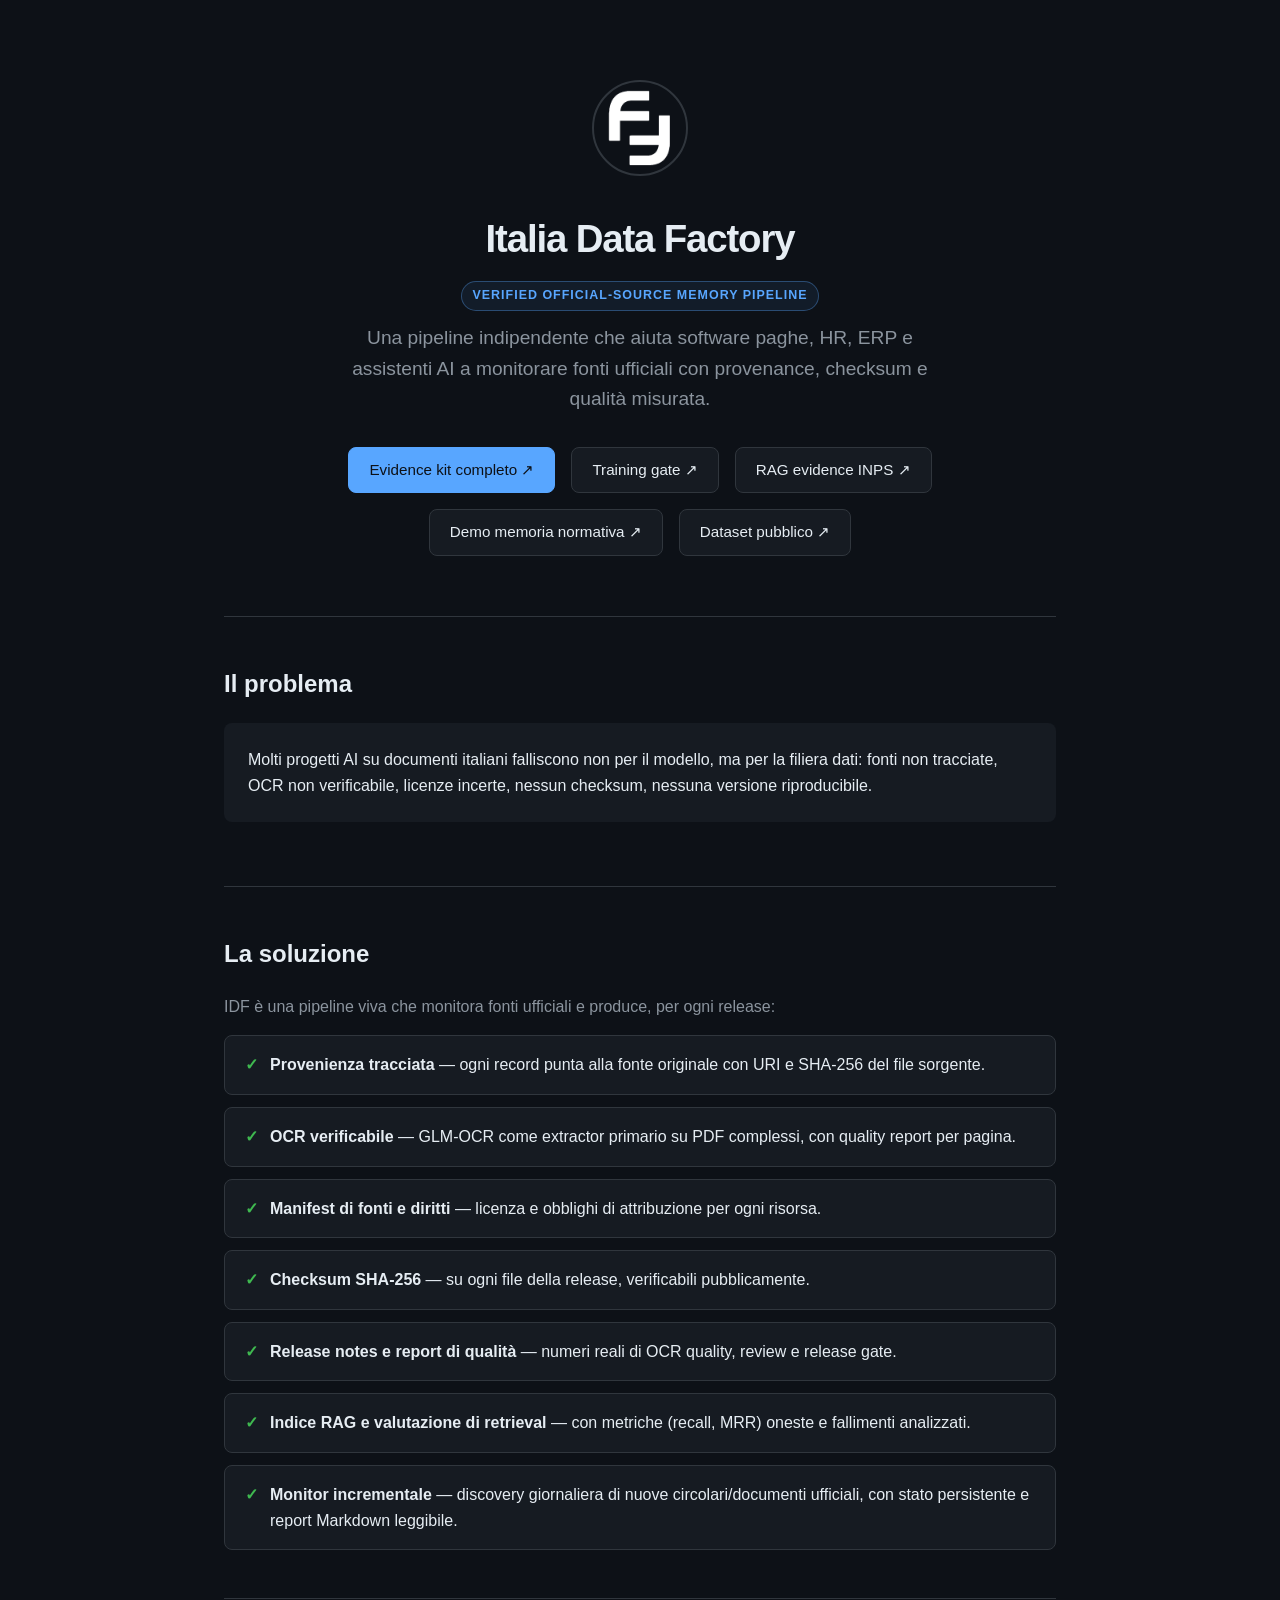
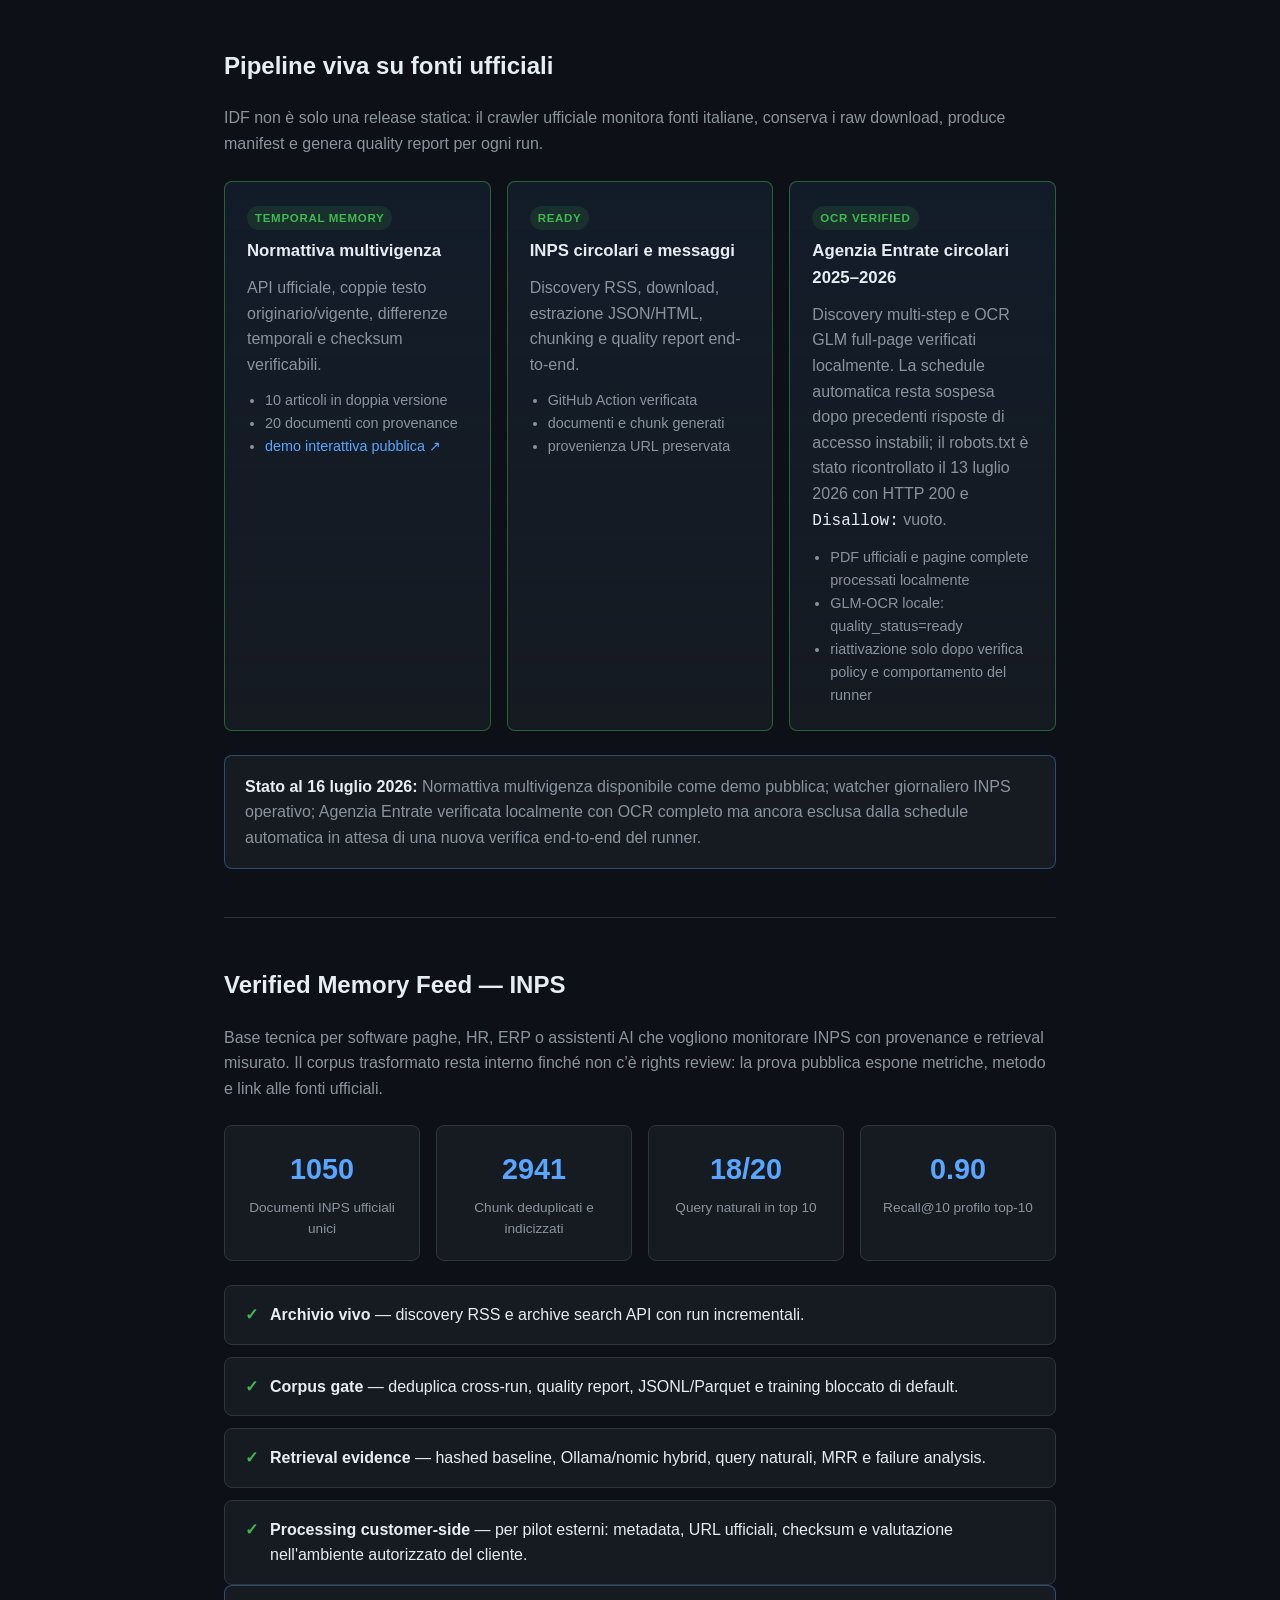
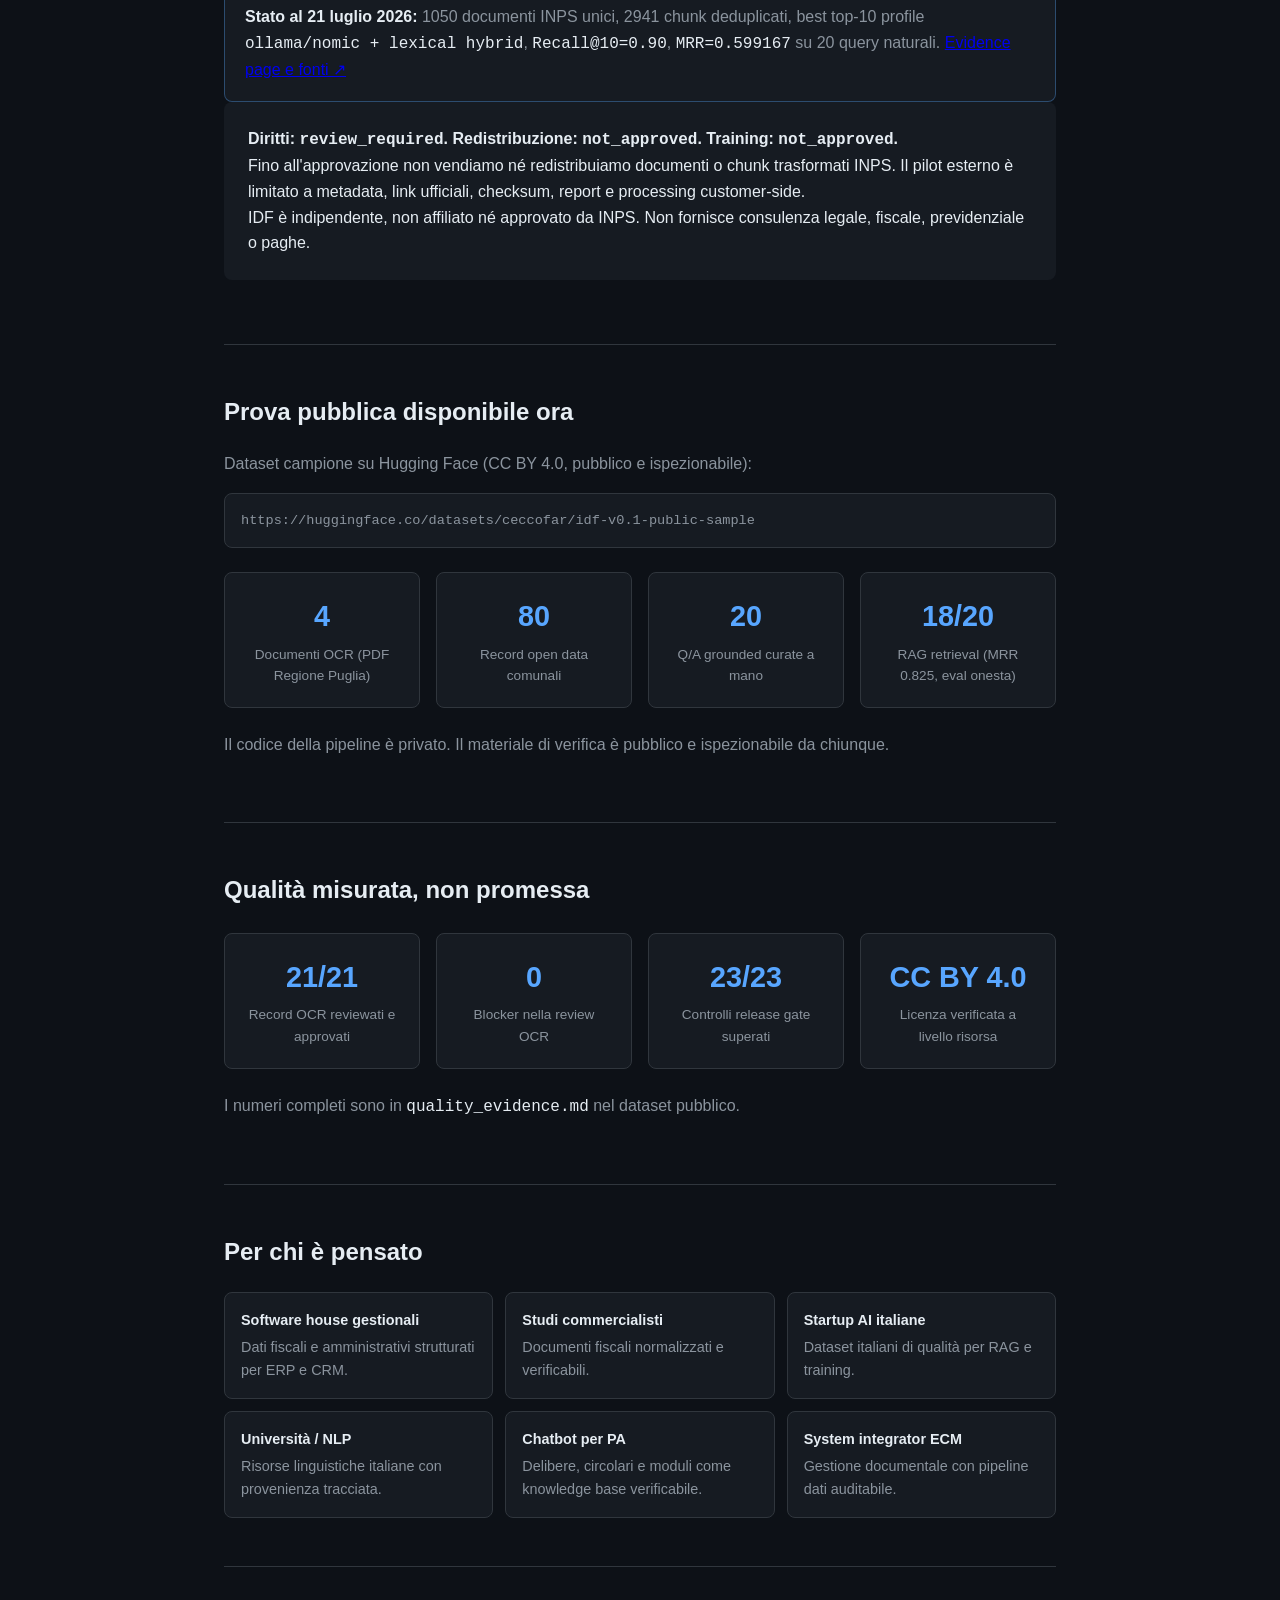
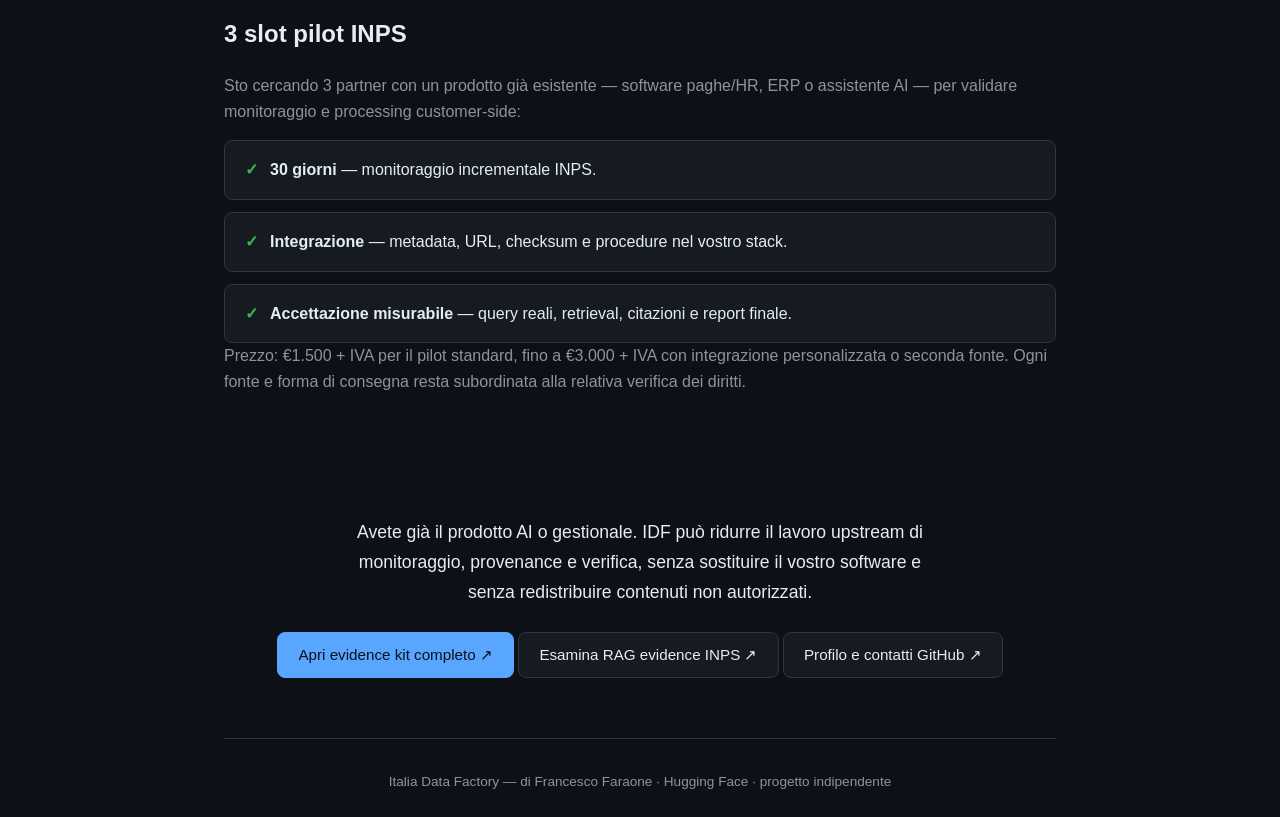
<file: index.html>
<!DOCTYPE html>
<html lang="it">
<head>
  <meta charset="UTF-8">
  <meta name="viewport" content="width=device-width, initial-scale=1.0">
  <title>Italia Data Factory — Verified Memory Feed</title>
  <meta name="description" content="Pipeline indipendente per monitorare fonti ufficiali italiane con provenance, checksum, quality report ed eval RAG.">
  <link rel="icon" href="logo.png">
  <link rel="stylesheet" href="assets/style.css">
</head>
<body>

<div class="container">

  <!-- Hero -->
  <div class="hero">
    <img src="logo.png" alt="Italia Data Factory">
    <h1>Italia Data Factory</h1>
    <p class="eyebrow">Verified official-source memory pipeline</p>
    <p class="tagline">Una pipeline indipendente che aiuta software paghe, HR, ERP e assistenti AI a monitorare fonti ufficiali con provenance, checksum e qualità misurata.</p>
    <div class="links">
      <a class="btn btn-primary" href="evidence-kit.html">Evidence kit completo ↗</a>
      <a class="btn" href="training-readiness.html">Training gate ↗</a>
      <a class="btn" href="inps-corpus-retrieval-evidence.html">RAG evidence INPS ↗</a>
      <a class="btn" href="legal-memory-demo/">Demo memoria normativa ↗</a>
      <a class="btn" href="https://huggingface.co/datasets/ceccofar/idf-v0.1-public-sample">Dataset pubblico ↗</a>
    </div>
  </div>

  <main>
  <!-- Problem -->
  <section>
    <h2>Il problema</h2>
    <div class="problem">
      <p>Molti progetti AI su documenti italiani falliscono non per il modello, ma per la filiera dati: fonti non tracciate, OCR non verificabile, licenze incerte, nessun checksum, nessuna versione riproducibile.</p>
    </div>
  </section>

  <!-- Solution -->
  <section>
    <h2>La soluzione</h2>
    <p>IDF è una pipeline viva che monitora fonti ufficiali e produce, per ogni release:</p>
    <ul class="features">
      <li><div><strong>Provenienza tracciata</strong> — ogni record punta alla fonte originale con URI e SHA-256 del file sorgente.</div></li>
      <li><div><strong>OCR verificabile</strong> — GLM-OCR come extractor primario su PDF complessi, con quality report per pagina.</div></li>
      <li><div><strong>Manifest di fonti e diritti</strong> — licenza e obblighi di attribuzione per ogni risorsa.</div></li>
      <li><div><strong>Checksum SHA-256</strong> — su ogni file della release, verificabili pubblicamente.</div></li>
      <li><div><strong>Release notes e report di qualità</strong> — numeri reali di OCR quality, review e release gate.</div></li>
      <li><div><strong>Indice RAG e valutazione di retrieval</strong> — con metriche (recall, MRR) oneste e fallimenti analizzati.</div></li>
      <li><div><strong>Monitor incrementale</strong> — discovery giornaliera di nuove circolari/documenti ufficiali, con stato persistente e report Markdown leggibile.</div></li>
    </ul>
  </section>

  <!-- Living pipeline -->
  <section>
    <h2>Pipeline viva su fonti ufficiali</h2>
    <p>IDF non è solo una release statica: il crawler ufficiale monitora fonti italiane, conserva i raw download, produce manifest e genera quality report per ogni run.</p>

    <div class="source-grid">
      <div class="source-card ready">
        <span class="status">temporal memory</span>
        <h3>Normattiva multivigenza</h3>
        <p>API ufficiale, coppie testo originario/vigente, differenze temporali e checksum verificabili.</p>
        <ul>
          <li>10 articoli in doppia versione</li>
          <li>20 documenti con provenance</li>
          <li><a href="legal-memory-demo/">demo interattiva pubblica ↗</a></li>
        </ul>
      </div>
      <div class="source-card ready">
        <span class="status">ready</span>
        <h3>INPS circolari e messaggi</h3>
        <p>Discovery RSS, download, estrazione JSON/HTML, chunking e quality report end-to-end.</p>
        <ul>
          <li>GitHub Action verificata</li>
          <li>documenti e chunk generati</li>
          <li>provenienza URL preservata</li>
        </ul>
      </div>
      <div class="source-card ready">
        <span class="status">OCR verified</span>
        <h3>Agenzia Entrate circolari 2025–2026</h3>
        <p>Discovery multi-step e OCR GLM full-page verificati localmente. La schedule automatica resta sospesa dopo precedenti risposte di accesso instabili; il robots.txt è stato ricontrollato il 13 luglio 2026 con HTTP 200 e <code>Disallow:</code> vuoto.</p>
        <ul>
          <li>PDF ufficiali e pagine complete processati localmente</li>
          <li>GLM-OCR locale: quality_status=ready</li>
          <li>riattivazione solo dopo verifica policy e comportamento del runner</li>
        </ul>
      </div>
    </div>

    <div class="run-proof">
      <strong>Stato al 16 luglio 2026:</strong> Normattiva multivigenza disponibile come demo pubblica; watcher giornaliero INPS operativo; Agenzia Entrate verificata localmente con OCR completo ma ancora esclusa dalla schedule automatica in attesa di una nuova verifica end-to-end del runner.
    </div>
  </section>

  <!-- INPS corpus -->
  <section>
    <h2>Verified Memory Feed — INPS</h2>
    <p>Base tecnica per software paghe, HR, ERP o assistenti AI che vogliono monitorare INPS con provenance e retrieval misurato. Il corpus trasformato resta interno finché non c’è rights review: la prova pubblica espone metriche, metodo e link alle fonti ufficiali.</p>

    <div class="metrics">
      <div class="metric"><div class="value">1050</div><div class="label">Documenti INPS ufficiali unici</div></div>
      <div class="metric"><div class="value">2941</div><div class="label">Chunk deduplicati e indicizzati</div></div>
      <div class="metric"><div class="value">18/20</div><div class="label">Query naturali in top 10</div></div>
      <div class="metric"><div class="value">0.90</div><div class="label">Recall@10 profilo top-10</div></div>
    </div>

    <ul class="features">
      <li><div><strong>Archivio vivo</strong> — discovery RSS e archive search API con run incrementali.</div></li>
      <li><div><strong>Corpus gate</strong> — deduplica cross-run, quality report, JSONL/Parquet e training bloccato di default.</div></li>
      <li><div><strong>Retrieval evidence</strong> — hashed baseline, Ollama/nomic hybrid, query naturali, MRR e failure analysis.</div></li>
      <li><div><strong>Processing customer-side</strong> — per pilot esterni: metadata, URL ufficiali, checksum e valutazione nell'ambiente autorizzato del cliente.</div></li>
    </ul>

    <div class="run-proof">
      <strong>Stato al 21 luglio 2026:</strong> 1050 documenti INPS unici, 2941 chunk deduplicati, best top-10 profile <code>ollama/nomic + lexical hybrid</code>, <code>Recall@10=0.90</code>, <code>MRR=0.599167</code> su 20 query naturali. <a href="inps-corpus-retrieval-evidence.html">Evidence page e fonti ↗</a>
    </div>
    <div class="problem">
      <p><strong>Diritti: <code>review_required</code>. Redistribuzione: <code>not_approved</code>. Training: <code>not_approved</code>.</strong></p>
      <p>Fino all'approvazione non vendiamo né redistribuiamo documenti o chunk trasformati INPS. Il pilot esterno è limitato a metadata, link ufficiali, checksum, report e processing customer-side.</p>
      <p>IDF è indipendente, non affiliato né approvato da INPS. Non fornisce consulenza legale, fiscale, previdenziale o paghe.</p>
    </div>
  </section>

  <!-- Public proof -->
  <section>
    <h2>Prova pubblica disponibile ora</h2>
    <p>Dataset campione su Hugging Face (CC BY 4.0, pubblico e ispezionabile):</p>
    <pre><code>https://huggingface.co/datasets/ceccofar/idf-v0.1-public-sample</code></pre>

    <div class="metrics">
      <div class="metric">
        <div class="value">4</div>
        <div class="label">Documenti OCR (PDF Regione Puglia)</div>
      </div>
      <div class="metric">
        <div class="value">80</div>
        <div class="label">Record open data comunali</div>
      </div>
      <div class="metric">
        <div class="value">20</div>
        <div class="label">Q/A grounded curate a mano</div>
      </div>
      <div class="metric">
        <div class="value">18/20</div>
        <div class="label">RAG retrieval (MRR 0.825, eval onesta)</div>
      </div>
    </div>

    <p>Il codice della pipeline è privato. Il materiale di verifica è pubblico e ispezionabile da chiunque.</p>
  </section>

  <!-- Quality evidence -->
  <section>
    <h2>Qualità misurata, non promessa</h2>
    <div class="metrics">
      <div class="metric">
        <div class="value">21/21</div>
        <div class="label">Record OCR reviewati e approvati</div>
      </div>
      <div class="metric">
        <div class="value">0</div>
        <div class="label">Blocker nella review OCR</div>
      </div>
      <div class="metric">
        <div class="value">23/23</div>
        <div class="label">Controlli release gate superati</div>
      </div>
      <div class="metric">
        <div class="value">CC BY 4.0</div>
        <div class="label">Licenza verificata a livello risorsa</div>
      </div>
    </div>
    <p>I numeri completi sono in <code>quality_evidence.md</code> nel dataset pubblico.</p>
  </section>

  <!-- Targets -->
  <section>
    <h2>Per chi è pensato</h2>
    <div class="targets">
      <div class="target-card"><strong>Software house gestionali</strong>Dati fiscali e amministrativi strutturati per ERP e CRM.</div>
      <div class="target-card"><strong>Studi commercialisti</strong>Documenti fiscali normalizzati e verificabili.</div>
      <div class="target-card"><strong>Startup AI italiane</strong>Dataset italiani di qualità per RAG e training.</div>
      <div class="target-card"><strong>Università / NLP</strong>Risorse linguistiche italiane con provenienza tracciata.</div>
      <div class="target-card"><strong>Chatbot per PA</strong>Delibere, circolari e moduli come knowledge base verificabile.</div>
      <div class="target-card"><strong>System integrator ECM</strong>Gestione documentale con pipeline dati auditabile.</div>
    </div>
  </section>

  <!-- Early adopter offer -->
  <section>
    <h2>3 slot pilot INPS</h2>
    <p>Sto cercando 3 partner con un prodotto già esistente — software paghe/HR, ERP o assistente AI — per validare monitoraggio e processing customer-side:</p>
    <ul class="features">
      <li><div><strong>30 giorni</strong> — monitoraggio incrementale INPS.</div></li>
      <li><div><strong>Integrazione</strong> — metadata, URL, checksum e procedure nel vostro stack.</div></li>
      <li><div><strong>Accettazione misurabile</strong> — query reali, retrieval, citazioni e report finale.</div></li>
    </ul>
    <p>Prezzo: €1.500 + IVA per il pilot standard, fino a €3.000 + IVA con integrazione personalizzata o seconda fonte. Ogni fonte e forma di consegna resta subordinata alla relativa verifica dei diritti.</p>
  </section>

  <!-- Contact -->
  <div class="contact">
    <p class="message">Avete già il prodotto AI o gestionale. IDF può ridurre il lavoro upstream di monitoraggio, provenance e verifica, senza sostituire il vostro software e senza redistribuire contenuti non autorizzati.</p>
    <div class="links">
      <a class="btn btn-primary" href="evidence-kit.html">Apri evidence kit completo ↗</a>
      <a class="btn" href="inps-corpus-retrieval-evidence.html">Esamina RAG evidence INPS ↗</a>
      <a class="btn" href="https://github.com/francescofaraone">Profilo e contatti GitHub ↗</a>
    </div>
  </div>
  </main>

  <footer>
    <p>Italia Data Factory — di <a href="https://github.com/francescofaraone">Francesco Faraone</a> · <a href="https://huggingface.co/ceccofar">Hugging Face</a> · progetto indipendente</p>
  </footer>

</div>

</body>
</html>
</file>
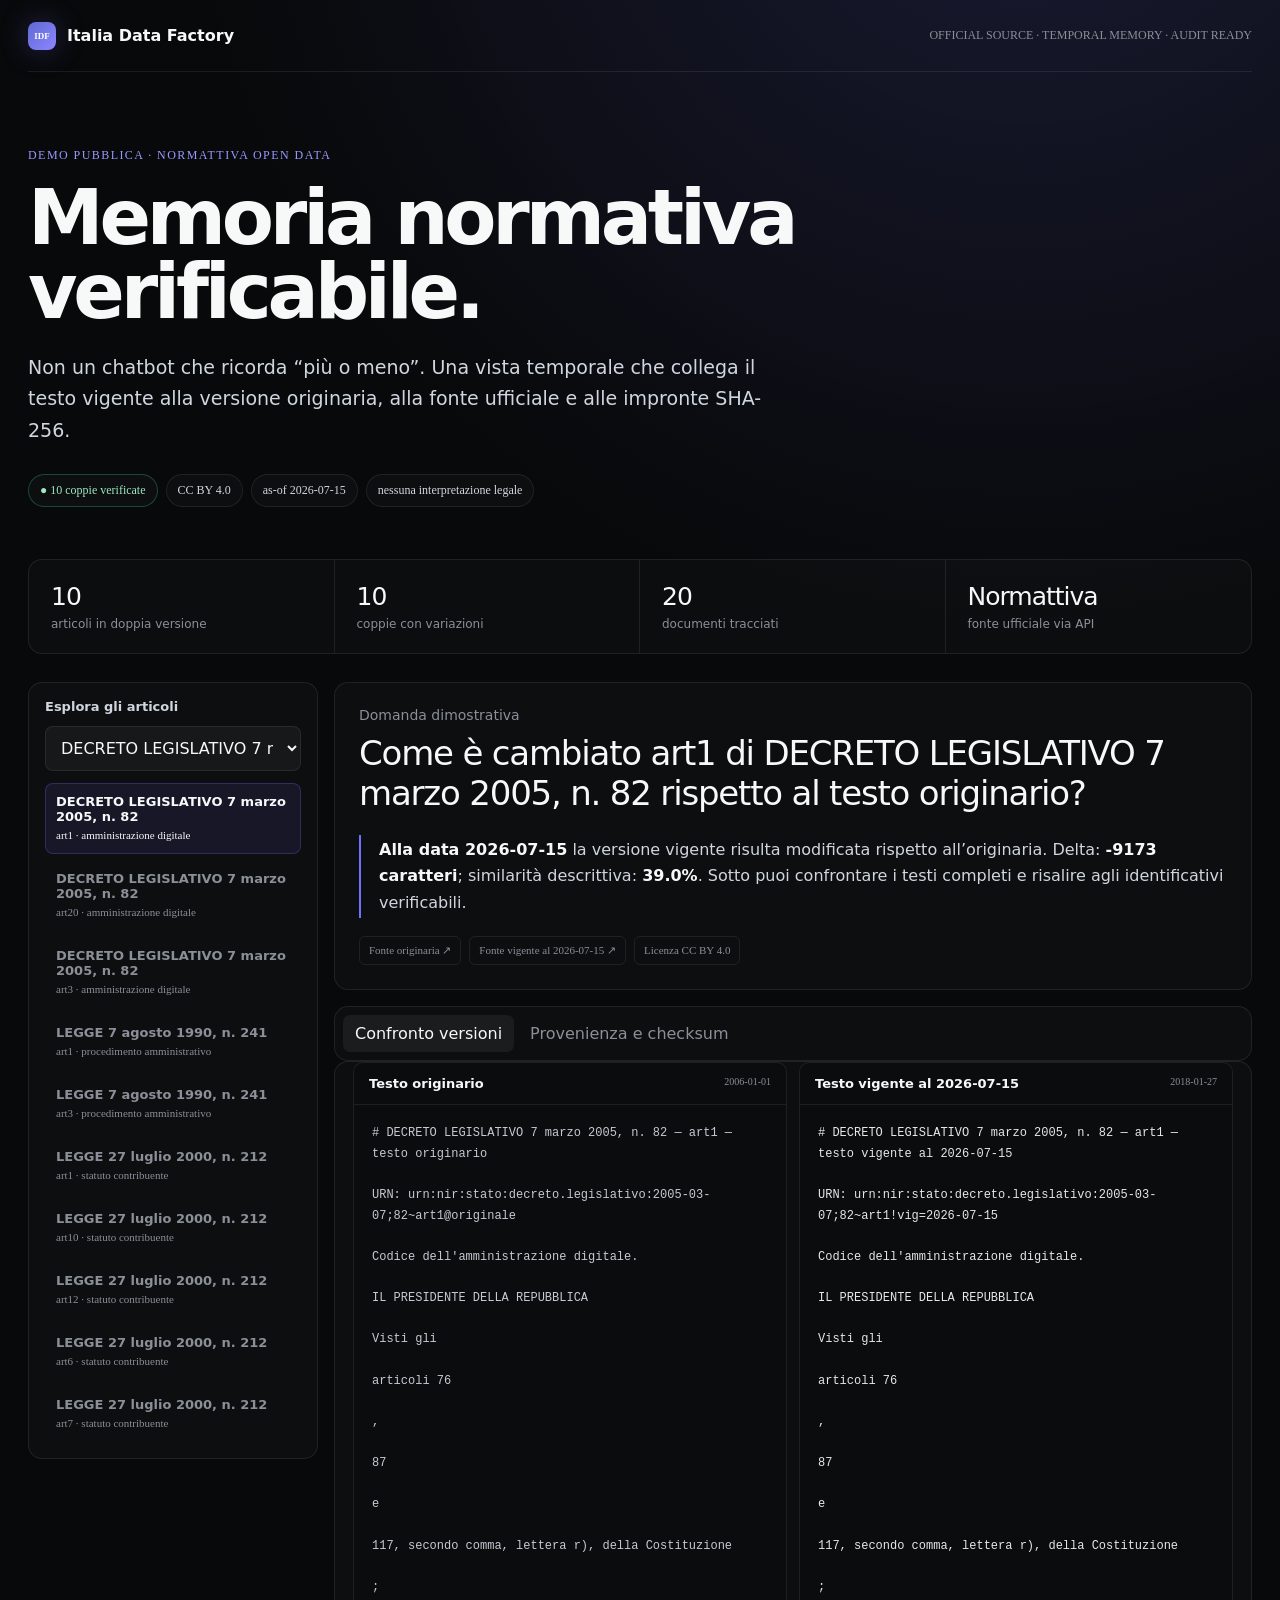
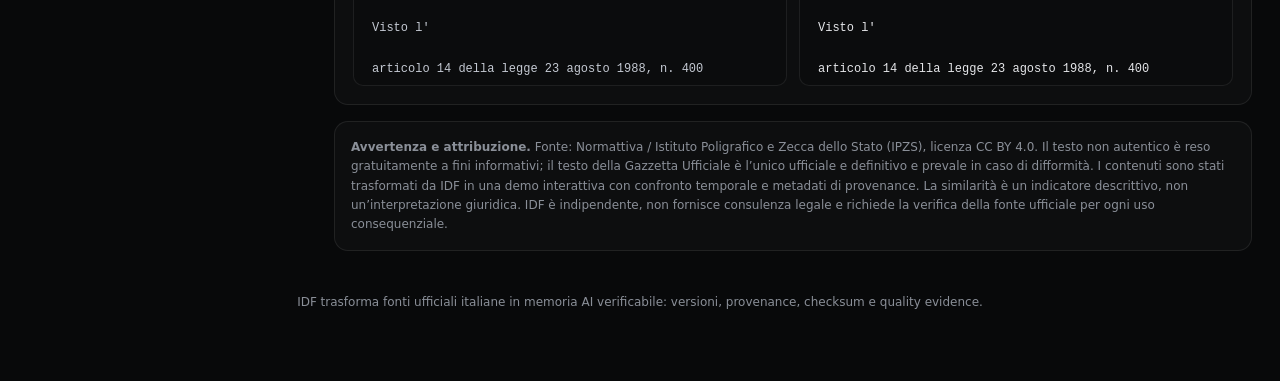
<file: legal-memory-demo/index.html>
<!doctype html>
<html lang="it">
<head>
<meta charset="utf-8">
<meta http-equiv="Content-Security-Policy" content="default-src 'none'; style-src 'unsafe-inline'; script-src 'unsafe-inline'; base-uri 'none'; object-src 'none'; connect-src 'none'; frame-src 'none'; form-action 'none'">
<meta name="viewport" content="width=device-width,initial-scale=1">
<meta name="description" content="Demo IDF di memoria normativa temporale verificabile da fonti ufficiali Normattiva.">
<title>IDF — Memoria normativa verificabile</title>
<style>
:root{--bg:#08090a;--panel:#0f1011;--surface:#17181a;--text:#f7f8f8;--muted:#8a8f98;--silver:#d0d6e0;--accent:#7170ff;--green:#42c988;--border:rgba(255,255,255,.08);--red:#ff8d8d}
*{box-sizing:border-box}html{scroll-behavior:smooth}body{margin:0;background:radial-gradient(circle at 80% -10%,rgba(113,112,255,.17),transparent 35%),var(--bg);color:var(--text);font-family:Inter,ui-sans-serif,system-ui,-apple-system,"Segoe UI",sans-serif;font-feature-settings:"cv01","ss03"}
a{color:inherit}button,select{font:inherit}.shell{max-width:1320px;margin:auto;padding:0 28px 72px}nav{height:72px;display:flex;align-items:center;justify-content:space-between;border-bottom:1px solid var(--border)}.brand{display:flex;gap:11px;align-items:center;font-weight:600}.mark{width:28px;height:28px;border-radius:8px;background:linear-gradient(135deg,#5e6ad2,#8d86ff);display:grid;place-items:center;box-shadow:0 0 30px rgba(113,112,255,.3)}.mark:after{content:"IDF";font:600 9px ui-monospace;color:white}.navmeta{font:12px ui-monospace;color:var(--muted)}header{padding:76px 0 52px;max-width:920px}.eyebrow,.kicker{font:500 12px ui-monospace;color:#9998ff;text-transform:uppercase;letter-spacing:.12em}h1{font-size:clamp(42px,7vw,76px);line-height:.98;letter-spacing:-.055em;margin:18px 0 22px;font-weight:560}header p{font-size:19px;line-height:1.65;color:var(--silver);max-width:760px;margin:0}.badges{display:flex;flex-wrap:wrap;gap:8px;margin-top:28px}.badge{border:1px solid var(--border);border-radius:999px;padding:8px 11px;color:var(--silver);font:12px ui-monospace;background:rgba(255,255,255,.025)}.badge.ok{color:#9ce9c2;border-color:rgba(66,201,136,.3)}.metrics{display:grid;grid-template-columns:repeat(4,1fr);border:1px solid var(--border);border-radius:14px;overflow:hidden;margin:0 0 28px;background:rgba(255,255,255,.02)}.metric{padding:22px;border-right:1px solid var(--border)}.metric:last-child{border:0}.metric strong{display:block;font-size:25px;font-weight:530;letter-spacing:-.04em}.metric span{display:block;color:var(--muted);font-size:12px;margin-top:6px}.workspace{display:grid;grid-template-columns:290px minmax(0,1fr);gap:16px}.card{border:1px solid var(--border);background:rgba(255,255,255,.025);border-radius:14px}aside{padding:16px;align-self:start;position:sticky;top:16px}aside h2{font-size:13px;margin:0 0 12px;color:var(--silver)}select{width:100%;background:var(--surface);color:var(--text);border:1px solid var(--border);border-radius:8px;padding:11px}.article-list{display:grid;gap:6px;margin-top:12px}.article-button{text-align:left;border:1px solid transparent;background:transparent;color:var(--muted);border-radius:8px;padding:10px;cursor:pointer}.article-button:hover,.article-button.active{color:var(--text);background:rgba(113,112,255,.1);border-color:rgba(113,112,255,.25)}.article-button b{display:block;font-size:13px}.article-button small{font:11px ui-monospace}main{min-width:0}.query{padding:24px}.query h2{font-size:14px;color:var(--muted);font-weight:500;margin:0 0 10px}.question{font-size:clamp(22px,3vw,34px);letter-spacing:-.035em;margin:0 0 22px}.answer{border-left:2px solid var(--accent);padding:2px 0 2px 18px;color:var(--silver);line-height:1.65}.answer strong{color:var(--text)}.citation{display:flex;flex-wrap:wrap;gap:8px;margin-top:18px}.citation a,.citation span{font:11px ui-monospace;color:var(--muted);border:1px solid var(--border);padding:7px 9px;border-radius:6px;text-decoration:none}.citation a:hover{color:var(--text);border-color:rgba(113,112,255,.45)}.tabs{display:flex;gap:4px;padding:8px;margin-top:16px}.tab{border:0;background:transparent;color:var(--muted);padding:9px 12px;border-radius:7px;cursor:pointer}.tab.active{background:rgba(255,255,255,.06);color:var(--text)}.panel{padding:0 18px 18px}.comparison{display:grid;grid-template-columns:1fr 1fr;gap:12px}.version{min-width:0;border:1px solid var(--border);border-radius:10px;overflow:hidden;background:#0b0c0d}.version-head{padding:13px 15px;border-bottom:1px solid var(--border);display:flex;justify-content:space-between;gap:10px}.version-head b{font-size:13px}.version-head span{font:10px ui-monospace;color:var(--muted)}pre{white-space:pre-wrap;word-break:break-word;margin:0;padding:18px;max-height:580px;overflow:auto;color:#c5cad3;font:12px/1.72 ui-monospace,SFMono-Regular,Menlo,monospace}.current pre{color:#e6e7ea}.proof{display:none;grid-template-columns:1fr 1fr;gap:12px}.proof.show{display:grid}.proof-item{padding:18px;border:1px solid var(--border);border-radius:10px}.proof-item label{display:block;font:10px ui-monospace;color:var(--muted);text-transform:uppercase;margin-bottom:8px}.proof-item code{font:11px/1.5 ui-monospace;word-break:break-all;color:var(--silver)}.notice{margin-top:16px;color:var(--muted);font-size:12px;line-height:1.6;padding:16px}footer{color:var(--muted);font-size:12px;padding:44px 0 0;text-align:center}@media(max-width:800px){.shell{padding:0 16px 48px}header{padding:48px 0 36px}.metrics{grid-template-columns:1fr 1fr}.metric:nth-child(2){border-right:0}.metric:nth-child(-n+2){border-bottom:1px solid var(--border)}.workspace{grid-template-columns:1fr}aside{position:static}.article-list{display:none}.comparison,.proof.show{grid-template-columns:1fr}.navmeta{display:none}}@media(prefers-reduced-motion:reduce){html{scroll-behavior:auto}}
</style>
</head>
<body>
<div class="shell">
<nav><div class="brand"><span class="mark"></span>Italia Data Factory</div><div class="navmeta">OFFICIAL SOURCE · TEMPORAL MEMORY · AUDIT READY</div></nav>
<header><div class="eyebrow">Demo pubblica · Normattiva Open Data</div><h1>Memoria normativa verificabile.</h1><p>Non un chatbot che ricorda “più o meno”. Una vista temporale che collega il testo vigente alla versione originaria, alla fonte ufficiale e alle impronte SHA-256.</p><div class="badges"><span class="badge ok">● 10 coppie verificate</span><span class="badge">CC BY 4.0</span><span class="badge" id="asOfBadge"></span><span class="badge">nessuna interpretazione legale</span></div></header>
<section class="metrics"><div class="metric"><strong id="mPairs">—</strong><span>articoli in doppia versione</span></div><div class="metric"><strong id="mChanged">—</strong><span>coppie con variazioni</span></div><div class="metric"><strong id="mDocs">—</strong><span>documenti tracciati</span></div><div class="metric"><strong id="mSource">Normattiva</strong><span>fonte ufficiale via API</span></div></section>
<div class="workspace">
<aside class="card"><h2>Esplora gli articoli</h2><select id="articleSelect" aria-label="Seleziona articolo"></select><div class="article-list" id="articleList"></div></aside>
<main>
<section class="query card"><h2>Domanda dimostrativa</h2><p class="question" id="question"></p><div class="answer" id="answer"></div><div class="citation" id="citation"></div></section>
<section class="card tabs" aria-label="Viste"><button class="tab active" data-view="comparison">Confronto versioni</button><button class="tab" data-view="proof">Provenienza e checksum</button></section>
<section class="card panel">
<div class="comparison" id="comparison"><article class="version"><div class="version-head"><b>Testo originario</b><span id="originalDate"></span></div><pre id="originalText"></pre></article><article class="version current"><div class="version-head"><b id="currentLabel">Testo vigente</b><span id="currentDate"></span></div><pre id="currentText"></pre></article></div>
<div class="proof" id="proof"><div class="proof-item"><label>Documento originario</label><code id="originalId"></code><label style="margin-top:15px">SHA-256 testo visualizzato</label><code id="originalHash"></code></div><div class="proof-item"><label>Documento vigente</label><code id="currentId"></code><label style="margin-top:15px">SHA-256 testo visualizzato</label><code id="currentHash"></code></div></div>
</section>
<div class="notice card"><strong>Avvertenza e attribuzione.</strong> Fonte: Normattiva / Istituto Poligrafico e Zecca dello Stato (IPZS), licenza CC BY 4.0. Il testo non autentico è reso gratuitamente a fini informativi; il testo della Gazzetta Ufficiale è l’unico ufficiale e definitivo e prevale in caso di difformità. I contenuti sono stati trasformati da IDF in una demo interattiva con confronto temporale e metadati di provenance. La similarità è un indicatore descrittivo, non un’interpretazione giuridica. IDF è indipendente, non fornisce consulenza legale e richiede la verifica della fonte ufficiale per ogni uso consequenziale.</div>
</main></div>
<footer>IDF trasforma fonti ufficiali italiane in memoria AI verificabile: versioni, provenance, checksum e quality evidence.</footer>
</div>
<script id="demo-data" type="application/json">{"report":{"demo_id":"idf-normattiva-temporal-memory-demo-v1","source_release":"normattiva-key-articles-multivigente-v0.1-internal","source_release_manifest_sha256":"468b9b2f78fe9298d67711e3f1dea08f9c3767231bb523c49b399d61b613d81f","source_organization":"Normattiva / IPZS","license":"CC BY 4.0","as_of_date":"2026-07-15","pairs":10,"changed_pairs":10,"documents":20,"self_contained":true},"pairs":[{"id":"urn:nir:stato:decreto.legislativo:2005-03-07;82~art1","act":"DECRETO LEGISLATIVO 7 marzo 2005, n. 82","article":"art1","topic":"amministrazione digitale","asOf":"2026-07-15","changed":true,"charDelta":-9173,"similarity":0.389538,"original":{"id":"2272a8f82c6f694028f9312a2838e37732bf4f093216039773408c2e82834ab7","title":"DECRETO LEGISLATIVO 7 marzo 2005, n. 82 — art1 — testo originario","date":"2006-01-01","uri":"https://www.normattiva.it/uri-res/N2Ls?urn:nir:stato:decreto.legislativo:2005-03-07;82~art1@originale","sha256Text":"79295852211b67767b54d226113aad515f190c1bf13f5af8b36a66b68e5b2ddd","text":"# DECRETO LEGISLATIVO 7 marzo 2005, n. 82 — art1 — testo originario\n\nURN: urn:nir:stato:decreto.legislativo:2005-03-07;82~art1@originale\n\nCodice dell'amministrazione digitale.\n\nIL PRESIDENTE DELLA REPUBBLICA\n\nVisti gli\n\narticoli 76\n\n,\n\n87\n\ne\n\n117, secondo comma, lettera r), della Costituzione\n\n;\n\nVisto l'\n\narticolo 14 della legge 23 agosto 1988, n. 400\n\n, recante disciplina dell'attività di Governo e ordinamento della Presidenza del Consiglio dei Ministri;\n\nVisto l'\n\narticolo 10 della legge 29 luglio 2003, n. 229\n\n, recante interventi in materia di qualità della regolazione, riassetto normativo e codificazione - legge di semplificazione 2001;\n\nVista la\n\nlegge 7 agosto 1990, n. 241\n\n, recante nuove norme in materia di procedimento amministrativo e di diritto di accesso ai documenti amministrativi;\n\nVisto il\n\ndecreto legislativo 12 febbraio 1993, n. 39\n\n, recante norme in materia di sistemi informativi automatizzati delle amministrazioni pubbliche, a norma dell'articolo 2, comma 1, lettera mm), della\n\nlegge 23 ottobre 1992, n. 421\n\n;\n\nVisto il\n\ndecreto legislativo 30 luglio 1999, n. 300\n\n, recante disciplina dell'attività di Governo e ordinamento della Presidenza del Consiglio dei Ministri;\n\nVisto il\n\ntesto unico delle disposizioni legislative e regolamentari in materia di documentazione amministrativa\n\n(Testo A), di cui al\n\ndecreto del Presidente della Repubblica 28 dicembre 2000, n. 445\n\n;\n\nVisto il\n\ndecreto legislativo 30 marzo 2001, n. 165\n\n, recante norme generali sull'ordinamento del lavoro alle dipendenze delle amministrazioni pubbliche;\n\nVisto il\n\ndecreto legislativo 23 gennaio 2002, n. 10\n\n, recante attuazione della\n\ndirettiva 1999/93/CE\n\nrelativa ad un quadro comunitario per le firme elettroniche;\n\nVisto il\n\ndecreto legislativo 30 giugno 2003, n. 196\n\n, recante\n\ncodice in materia di protezione dei dati personali\n\n;\n\nVista la\n\nlegge 9 gennaio 2004, n. 4\n\n, recante disposizioni per favorire l'accesso dei soggetti disabili agli strumenti informatici;\n\nVisto il\n\ndecreto legislativo 20 febbraio 2004, n. 52\n\n, recante attuazione della\n\ndirettiva 2001/115/CE\n\nche semplifica ed armonizza le modalità di fatturazione in materia di IVA;\n\nVista la preliminare deliberazione del Consiglio dei Ministri, adottata nella riunione dell'11 novembre 2004;\n\nEsperita la procedura di notifica alla Commissione europea di cui alla\n\ndirettiva 98/34/CE del Parlamento europeo e del Consiglio, del 22 giugno 1998\n\n, modificata dalla\n\ndirettiva 98/48/CE del Parlamento europeo e del Consiglio, del 20 luglio 1998\n\n, attuata dalla\n\nlegge 21 giugno 1986, n. 317\n\n, così come modificata dal\n\ndecreto legislativo 23 novembre 2000, n. 427\n\n;\n\nAcquisito il parere della Conferenza unificata, ai sensi dell'\n\narticolo 8, del decreto legislativo 28 agosto 1997, n. 281\n\n, espresso nella riunione del 13 gennaio 2005;\n\nSentito il Garante per la protezione dei dati personali;\n\nUdito il parere del Consiglio di Stato, espresso dalla Sezione consultiva per gli atti normativi nell'adunanza del 7 febbraio 2005;\n\nAcquisito il parere delle competenti Commissioni della Camera dei deputati e del Senato della Repubblica;\n\nVista la deliberazione del Consiglio dei Ministri, adottata nella riunione del 4 marzo 2005;\n\nSulla proposta del Ministro per l'innovazione e le tecnologie, di concerto con il Ministro per la funzione pubblica, con il Ministro dell'economia e delle finanze, con il Ministro dell'interno, con il Ministro della giustizia, con il Ministro delle attività produttive e con il Ministro delle comunicazioni;\n\nEmana\n\nil seguente decreto legislativo:\n\nArt. 1\n\nDefinizioni\n\n1.\n\nAi fini del presente codice si intende per:\n\na) allineamento dei dati: il processo di coordinamento dei dati presenti in più archivi finalizzato alla verifica della corrispondenza delle informazioni in essi contenute;\n\nb) autenticazione informatica: la validazione dell'insieme di dati attribuiti in modo esclusivo ed univoco ad un soggetto, che ne distinguono l'identità nei sistemi informativi, effettuata attraverso opportune tecnologie al fine di garantire la sicurezza dell'accesso;\n\nc) carta d'identità elettronica: il documento d'identità munito di fotografia del titolare rilasciato su supporto informatico dalle amministrazioni comunali con la prevalente finalità di dimostrare l'identità anagrafica del suo titolare;\n\nd) carta nazionale dei servizi: il documento rilasciato su supporto informatico per consentire l'accesso per via telematica ai servizi erogati dalle pubbliche amministrazioni;\n\ne) certificati elettronici: gli attestati elettronici che collegano i dati utilizzati per verificare le firme elettroniche ai titolari e confermano l'identità informatica dei titolari stessi;\n\nf) certificato qualificato: il certificato elettronico conforme ai requisiti di cui all'allegato I della\n\ndirettiva 1999/93/CE\n\n, rilasciati da certificatori che rispondono ai requisiti di cui all'allegato II della medesima direttiva;\n\ng) certificatore: il soggetto che presta servizi di certificazione delle firme elettroniche o che fornisce altri servizi connessi con queste ultime;\n\nh) chiave privata: l'elemento della coppia di chiavi asimmetriche, utilizzato dal soggetto titolare, mediante il quale si appone la firma digitale sul documento informatico;\n\ni) chiave pubblica: l'elemento della coppia di chiavi asimmetriche destinato ad essere reso pubblico, con il quale si verifica la firma digitale apposta sul documento informatico dal titolare delle chiavi asimmetriche;\n\nl) dato a conoscibilità limitata: il dato la cui conoscibilità è riservata per legge o regolamento a specifici soggetti o categorie di soggetti;\n\nm) dato delle pubbliche amministrazioni: il dato formato, o comunque trattato da una pubblica amministrazione;\n\nn) dato pubblico: il dato conoscibile da chiunque;\n\no) disponibilità: la possibilità di accedere ai dati senza restrizioni non riconducibili a esplicite norme di legge;\n\np) documento informatico: la rappresentazione informatica di atti, fatti o dati giuridicamente rilevanti;\n\nq) firma elettronica: l'insieme dei dati in forma elettronica, allegati oppure connessi tramite associazione logica ad altri dati elettronici, utilizzati come metodo di autenticazione informatica;\n\nr) firma elettronica qualificata: la firma elettronica ottenuta attraverso una procedura informatica che garantisce la connessione univoca al firmatario e la sua univoca autenticazione informatica, creata con mezzi sui quali il firmatario può conservare un controllo esclusivo e collegata ai dati ai quali si riferisce in modo da consentire di rilevare se i dati stessi siano stati successivamente modificati, che sia basata su un certificato qualificato e realizzata mediante un dispositivo sicuro per la creazione della firma, quale l'apparato strumentale usato per la creazione della firma elettronica;\n\ns) firma digitale: un particolare tipo di firma elettronica qualificata basata su un sistema di chiavi crittografiche, una pubblica e una privata, correlate tra loro, che consente al titolare tramite la chiave privata e al destinatario tramite la chiave pubblica, rispettivamente, di rendere manifesta e di verificare la provenienza e l'integrità di un documento informatico o di un insieme di documenti informatici;\n\nt) fruibilità di un dato: la possibilità di utilizzare il dato anche trasferendolo nei sistemi informativi automatizzati di un'altra amministrazione;\n\nu) gestione informatica dei documenti: l'insieme delle attività finalizzate alla registrazione e segnatura di protocollo, nonchè alla classificazione, organizzazione, assegnazione, reperimento e conservazione dei documenti amministrativi formati o acquisiti dalle amministrazioni, nell'ambito del sistema di classificazione d'archivio adottato, effettuate mediante sistemi informatici;\n\nv) originali non unici: i documenti per i quali sia possibile\n\nrisalire al loro contenuto attraverso altre scritture o documenti di cui sia obbligatoria la conservazione, anche se in possesso di terzi;\n\nz) pubbliche amministrazioni centrali: le amministrazioni dello\n\nStato, ivi compresi gli istituti e scuole di ogni ordine e grado e le istituzioni educative, le aziende ed amministrazioni dello Stato ad ordinamento autonomo, le istituzioni universitarie, gli enti pubblici non economici nazionali, l'Agenzia per la rappresentanza negoziale delle pubbliche amministrazioni (ARAN), le agenzie di cui al\n\ndecreto legislativo 30 luglio 1999, n. 300\n\n;\n\naa) titolare: la persona fisica cui è attribuita la firma elettronica e che ha accesso ai dispositivi per la creazione della firma elettronica;\n\nbb) validazione temporale: il risultato della procedura informatica con cui si attribuiscono, ad uno o più documenti informatici, una data ed un orario opponibili ai terzi.\n\nAvvertenza:\n\nIl testo delle note qui pubblicato è stato redatto dall'Amministrazione competente per materia, ai sensi dell'art. 10, commi 2 e 3, del testo unico delle disposizioni sulla promulgazione delle leggi, sull'emanazione dei decreti del Presidente della Repubblica e sulle pubblicazioni ufficiali della Repubblica italiana, approvato con\n\ndecreto del Presidente della Repubblica 28 dicembre 1985, n. 1092\n\n, al solo fine di facilitare la lettura delle disposizioni di legge modificate o alle quali è operato il rinvio.\n\nRestano invariati il valore e l'efficacia degli atti legislativi qui trascritti.\n\nPer le direttive CE vengono forniti gli estremi di pubblicazione nella Gazzetta Ufficiale della Comunità europea (G.U.C.E.).\n\nNote alle premesse:\n\n- L'\n\nart. 76 della Costituzione\n\ndispone che l'esercizio della funzione legislativa non può essere delegato al Governo se non con determinazione di principi e criteri direttivi e soltanto per tempo limitato e per oggetti definiti.\n\n- L'\n\nart. 87, quinto comma, della Costituzione\n\nconferisce al Presidente della Repubblica il potere di promulgare le leggi e di emanare i decreti aventi valore di legge ed i regolamenti.\n\n- L'\n\nart. 117, secondo comma, lettera r) della Costituzione\n\nconferisce allo Stato legislazione esclusiva nelle seguenti materie: \"r) pesi, misure e determinazione del tempo; coordinamento informativo statistico e informatico dei dati dell'amministrazione statale, regionale e locale; opere dell'ingegno;\".\n\n- Si riporta il testo dell'\n\nart. 14 della legge 23 agosto 1988, n. 400\n\n(Disciplina dell'attività di Governo e ordinamento della Presidenza del Consiglio dei Ministri):\n\n\"Art. 14 (Decreti legislativi). - 1. I decreti legislativi adottati dal Governo ai sensi dell'\n\nart. 76 della Costituzione\n\nsono emanati dal Presidente della Repubblica con la denominazione di \"decreto legislativo\" e con l'indicazione, nel preambolo, della legge di delegazione, della deliberazione del Consiglio dei Ministri e degli altri adempimenti del procedimento prescritti dalla legge di delegazione.\n\n2. L'emanazione del decreto legislativo deve avvenire entro il termine fissato dalla legge di delegazione; il testo del decreto legislativo adottato dal Governo è trasmesso al Presidente della Repubblica, per la emanazione, almeno venti giorni prima della scadenza.\n\n3. Se la delega legislativa si riferisce ad una pluralità di oggetti distinti suscettibili di separata disciplina, il Governo può esercitarla mediante più atti successivi per uno o più degli oggetti predetti. In relazione al termine finale stabilito dalla legge di delegazione, il Governo informa periodicamente le Camere sui criteri che segue nell'organizzazione dell'esercizio della delega.\n\n4. In ogni caso, qualora il termine previsto per l'esercizio della delega ecceda i due amni, il Governo è tenuto a richiedere il parere delle Camere sugli schemi dei decreti delegati. Il parere è espresso dalle Commissioni permanenti delle due Camere competenti per materia entro sessanta giorni, indicando specificamente le eventuali disposizioni non ritenute corrispondenti alle direttive della legge di delegazione. Il Governo, nei trenta giorni successivi, esaminato il parere, ritrasmette, con le sue osservazioni e con eventuali modificazioni, i testi alle Commissioni per il parere definitivo che deve essere espresso entro trenta giorni.\".\n\n- Si riporta il testo dell'\n\nart. 10 della legge 29 luglio 2003, n. 229\n\n(Interventi in materia di qualità della regolazione, riassetto normativo e codificazione - Legge di semplificazione 2001.):\n\n\"Art. 10 (Riassetto in materia di società dell'informazione). - 1. Il Governo è delegato ad adottare, entro diciotto mesi dalla data in entrata in vigore della presente legge, uno o più decreti legislativi, su proposta del Ministro per l'innovazione e le tecnologie e dei Ministri competenti per materia, per il coordinamento e il riassetto delle disposizioni vigenti in materia di società dell'informazione, ai sensi e secondo i principi e i criteri direttivi di cui all'\n\nart. 20 della legge 15 marzo 1997, n. 59\n\n, come sostituito dall'art. 1 della presente legge, e nel rispetto dei seguenti principi e criteri direttivi:\n\na) graduare la rilevanza giuridica e l'efficacia probatoria dei diversi tipi di firma elettronica in relazione al tipo di utilizzo e al grado di sicurezza della firma;\n\nb) rivedere la disciplina vigente al fine precipuo di garantire la più ampia disponibilità di servizi resi per via telematica dalle pubbliche amministrazioni e dagli altri soggetti pubblici e di assicurare ai cittadini e alle imprese l'accesso a tali servizi secondo il criterio della massima semplificazione degli strumenti e delle procedure necessari e nel rispetto dei principi di eguaglianza, non discriminazione e della normativa sulla riservatezza dei dati personali;\n\nc) prevedere la possibilità di attribuire al dato e al documento informatico contenuto nei sistemi informativi pubblici i caratteri della primarietà e originalità, in sostituzione o in aggiunta a dati e documenti non informatici, nonchè obbligare le amministrazioni che li detengono ad adottare misure organizzative e tecniche volte ad assicurare l'esattezza, la sicurezza e la qualità del relativo contenuto informativo;\n\nd) realizzare il coordinamento formale del testo delle disposizioni vigenti, apportando, nei limiti di detto coordinamento, le modifiche necessarie per garantire la coerenza logica e sistematica della normativa anche al fine di adeguare o semplificare il linguaggio normativo;\n\ne) adeguare la normativa alle disposizioni comunitarie.\n\n2. La delega di cui al comma 1 è esercitata per i seguenti oggetti:\n\na) il documento informatico, la firma elettronica e la firma digitale;\n\nb) i procedimenti amministrativi informatici di competenza delle Amministrazioni statali anche ad ordinamento autonomo;\n\nc) la gestione dei documenti informatici;\n\nd) la sicurezza informatica dei dati e dei sistemi;\n\ne) le modalità di accesso informatico ai documenti e alle banche dati di competenza delle Amministrazioni statali anche ad ordinamento autonomo.\n\n3. Il Governo è delegato ad adottare uno o più decreti legislativi recanti disposizioni correttive e integrative dei decreti legislativi di cui al comma 1, nel rispetto degli oggetti e dei principi e criteri direttivi determinati dal presente articolo, entro dodici mesi decorrenti dalla data di scadenza del termine di cui al medesimo comma 1.\".\n\n- La\n\nlegge 7 agosto 1990, n. 241\n\n, pubblicata nella Gazzetta Ufficiale del 18 agosto 1990, n. 192, reca \"Nuove norme in materia di procedimento amministrativo e di diritto di accesso ai documenti amministrativi.\".\n\n- Il\n\ndecreto legislativo 12 febbraio 1993, n. 39\n\n, pubblicato nella Gazzetta Ufficiale del 20 febbraio 1993, n. 42, reca \"Norme in materia di sistemi informativi automatizzati delle amministrazioni pubbliche, a norma dell'art. 2, comma 1, lettera mm), della\n\nlegge 23 ottobre 1992, n. 421\n\n.\".\n\n- Il\n\ndecreto legislativo 30 luglio 1999, n. 300\n\n, pubblicato nella Gazzetta Ufficiale del 30 agosto 1999, n. 203, supplemento ordinario, reca \"Riforma dell'organizzazione del Governo, a norma dell'\n\nart. 11 della legge 15 marzo 1997, n. 59\n\n.\".\n\n- Il\n\ndecreto del Presidente della Repubblica 28 dicembre 2000, n. 445\n\n, pubblicato nella Gazzetta Ufficiale del 20 febbraio 2001, n. 42, supplemento ordinario, reca \"\n\ntesto unico delle disposizioni legislative e regolamentari in materia di documentazione amministrativa\n\n. (Testo A).\".\n\n- Il\n\ndecreto legislativo 30 marzo 2001, n. 165\n\n, pubblicato nella Gazzetta Ufficiale del 9 maggio 2001, n. 106, supplemento ordinario, reca \"Norme generali sull'ordinamento del lavoro alle dipendenze delle amministrazioni pubbliche.\".\n\n- Il\n\ndecreto legislativo 23 gennaio 2002, n. 10\n\n, pubblicato nella Gazzetta Ufficiale del 15 febbraio 2002, n. 39, reca \"Attuazione della\n\ndirettiva 1999/93/CE\n\nrelativa ad un quadro comunitario per le firme elettroniche.\".\n\n- Il\n\ndecreto legislativo 30 giugno 2003, n. 196\n\n, pubblicato nella Gazzetta Ufficiale del 29 luglio 2003, n. 174, supplemento ordinario, reca \"\n\nCodice in materia di protezione dei dati personali\n\n.\".\n\n- La\n\nlegge 9 gennaio 2004, n. 4\n\n, pubblicata nella Gazzetta Ufficiale del 17 gennaio 2004, n. 13, reca \"Disposizioni per favorire l'accesso dei soggetti disabili agli strumenti informatici.\".\n\n- Il\n\ndecreto legislativo 20 febbraio 2004, n. 52\n\n, pubblicato nella Gazzetta Ufficiale del 28 febbraio 2004, n. 49, supplemento ordinario, reca \"Attuazione della\n\ndirettiva 2001/115/CE\n\nche semplifica ed armonizza le modalità di fatturazione in materia di IVA.\".\n\n- La\n\nlegge 21 giugno 1986, n. 317\n\n, pubblicata nella Gazzetta Ufficiale del 2 luglio 1986, n. 151, reca \"Procedura d'informazione nel settore delle norme e regolamentazioni tecniche e delle regole relative ai servizi della società dell'informazione in attuazione della\n\ndirettiva 98/34/CE del Parlamento europeo e del Consiglio del 22 giugno 1998\n\n, modificata dalla\n\ndirettiva 98/48/CE del Parlamento europeo e del Consiglio del 20 luglio 1998\n\n\".\n\n- Si riporta il testo dell'\n\nart. 8 del decreto legislativo 28 agosto 1997, n. 281\n\n(Definizione ed ampliamento delle attribuzioni della Conferenza permanente per i rapporti tra lo Stato, le regioni e le province autonome di Trento e Bolzano ed unificazione, per le materie ed i compiti di interesse comune delle regioni, delle province e dei comuni, con la Conferenza Stato-città ed autonomie locali.):\n\n\"Art. 8 (Conferenza Stato-città ed autonomie locali e Conferenza unificata). - 1. La Conferenza Stato-città ed autonomie locali è unificata per le materie ed i compiti di interesse comune delle regioni, delle province, dei comuni e delle comunità montane, con la Conferenza Stato-regioni.\n\n2. La Conferenza Stato-città ed autonomie locali è presieduta dal Presidente del Consiglio dei Ministri o, per sua delega, dal Ministro dell'interno o dal Ministro per gli affari regionali; ne fanno parte altresì il Ministro del tesoro e del bilancio e della programmazione economica, il Ministro delle finanze, il Ministro dei lavori pubblici, il Ministro della sanità, il presidente dell'Associazione nazionale dei comuni d'Italia - ANCI, il presidente dell'Unione province d'Italia - UPI ed il presidente dell'Unione nazionale comuni, comunità ed enti montani - UNCEM. Ne fanno parte inoltre quattordici sindaci designati dall'ANCI e sei presidenti di provincia designati dall'UPI.\n\nDei quattordici sindaci designati dall'ANCI cinque rappresentano le città individuate dall'\n\nart. 17 della legge 8 giugno 1990, n. 142\n\n. Alle riunioni possono essere invitati altri membri del Governo, nonchè rappresentanti di amministrazioni statali, locali o di enti pubblici.\n\n3. La Conferenza Stato-città ed autonomie locali è convocata almeno ogni tre mesi, e comunque in tutti i casi il presidente ne ravvisi la necessità o qualora ne faccia richiesta il presidente dell'ANCI, dell'UPI o dell'UNCEM.\n\n4. La Conferenza unificata di cui al comma 1 è convocata dal Presidente del Consiglio dei Ministri. Le sedute sono presiedute dal Presidente del Consiglio dei Ministri o, su sua delega, dal Ministro per gli affari regionali o, se tale incarico non è conferito, dal Ministro dell'interno.\".\n\nNote all'art. 1:\n\n- La\n\ndirettiva 1999/93/CE del 13 dicembre 1999, del Parlamento europeo e del Consiglio\n\n, relativa ad un quadro comunitario per le firme elettroniche è stata pubblicata nella G.U.C.E. del 19 gennaio 2000, n. L 13. - Entrata in vigore il 19 gennaio 2000.-.\n\n- Per il\n\ndecreto legislativo 30 luglio 1999, n. 300\n\n, si vedano le note alle premesse."},"current":{"id":"da272c35fbadf746d0d9fb466f06d93250f636e7a1763008b81fb3b1633d1ea1","title":"DECRETO LEGISLATIVO 7 marzo 2005, n. 82 — art1 — testo vigente al 2026-07-15","date":"2018-01-27","uri":"https://www.normattiva.it/uri-res/N2Ls?urn:nir:stato:decreto.legislativo:2005-03-07;82~art1!vig=2026-07-15","sha256Text":"0fd254995629b520eb2baf719486f80e481476d7d725bc5e042cf1382584c52c","text":"# DECRETO LEGISLATIVO 7 marzo 2005, n. 82 — art1 — testo vigente al 2026-07-15\n\nURN: urn:nir:stato:decreto.legislativo:2005-03-07;82~art1!vig=2026-07-15\n\nCodice dell'amministrazione digitale.\n\nIL PRESIDENTE DELLA REPUBBLICA\n\nVisti gli\n\narticoli 76\n\n,\n\n87\n\ne\n\n117, secondo comma, lettera r), della Costituzione\n\n;\n\nVisto l'\n\narticolo 14 della legge 23 agosto 1988, n. 400\n\n, recante disciplina dell'attività di Governo e ordinamento della Presidenza del Consiglio dei Ministri;\n\nVisto l'\n\narticolo 10 della legge 29 luglio 2003, n. 229\n\n, recante interventi in materia di qualità della regolazione, riassetto normativo e codificazione - legge di semplificazione 2001;\n\nVista la\n\nlegge 7 agosto 1990, n. 241\n\n, recante nuove norme in materia di procedimento amministrativo e di diritto di accesso ai documenti amministrativi;\n\nVisto il\n\ndecreto legislativo 12 febbraio 1993, n. 39\n\n, recante norme in materia di sistemi informativi automatizzati delle amministrazioni pubbliche, a norma dell'articolo 2, comma 1, lettera mm), della\n\nlegge 23 ottobre 1992, n. 421\n\n;\n\nVisto il\n\ndecreto legislativo 30 luglio 1999, n. 300\n\n, recante disciplina dell'attività di Governo e ordinamento della Presidenza del Consiglio dei Ministri;\n\nVisto il\n\ntesto unico delle disposizioni legislative e regolamentari in materia di documentazione amministrativa\n\n(Testo A), di cui al\n\ndecreto del Presidente della Repubblica 28 dicembre 2000, n. 445\n\n;\n\nVisto il\n\ndecreto legislativo 30 marzo 2001, n. 165\n\n, recante norme generali sull'ordinamento del lavoro alle dipendenze delle amministrazioni pubbliche;\n\nVisto il\n\ndecreto legislativo 23 gennaio 2002, n. 10\n\n, recante attuazione della\n\ndirettiva 1999/93/CE\n\nrelativa ad un quadro comunitario per le firme elettroniche;\n\nVisto il\n\ndecreto legislativo 30 giugno 2003, n. 196\n\n, recante\n\ncodice in materia di protezione dei dati personali\n\n;\n\nVista la\n\nlegge 9 gennaio 2004, n. 4\n\n, recante disposizioni per favorire l'accesso dei soggetti disabili agli strumenti informatici;\n\nVisto il\n\ndecreto legislativo 20 febbraio 2004, n. 52\n\n, recante attuazione della\n\ndirettiva 2001/115/CE\n\nche semplifica ed armonizza le modalità di fatturazione in materia di IVA;\n\nVista la preliminare deliberazione del Consiglio dei Ministri, adottata nella riunione dell'11 novembre 2004;\n\nEsperita la procedura di notifica alla Commissione europea di cui alla\n\ndirettiva 98/34/CE del Parlamento europeo e del Consiglio, del 22 giugno 1998\n\n, modificata dalla\n\ndirettiva 98/48/CE del Parlamento europeo e del Consiglio, del 20 luglio 1998\n\n, attuata dalla\n\nlegge 21 giugno 1986, n. 317\n\n, così come modificata dal\n\ndecreto legislativo 23 novembre 2000, n. 427\n\n;\n\nAcquisito il parere della Conferenza unificata, ai sensi dell'\n\narticolo 8, del decreto legislativo 28 agosto 1997, n. 281\n\n, espresso nella riunione del 13 gennaio 2005;\n\nSentito il Garante per la protezione dei dati personali;\n\nUdito il parere del Consiglio di Stato, espresso dalla Sezione consultiva per gli atti normativi nell'adunanza del 7 febbraio 2005;\n\nAcquisito il parere delle competenti Commissioni della Camera dei deputati e del Senato della Repubblica;\n\nVista la deliberazione del Consiglio dei Ministri, adottata nella riunione del 4 marzo 2005;\n\nSulla proposta del Ministro per l'innovazione e le tecnologie, di concerto con il Ministro per la funzione pubblica, con il Ministro dell'economia e delle finanze, con il Ministro dell'interno, con il Ministro della giustizia, con il Ministro delle attività produttive e con il Ministro delle comunicazioni;\n\nEmana\n\nil seguente decreto legislativo:\n\nArt. 1\n\nDefinizioni\n\n1.\n\nAi fini del presente codice si intende per:\n\n0a) AgID: l'Agenzia per l'Italia digitale di cui all'\n\narticolo 19 del decreto-legge 22 giugno 2012, n. 83\n\n, convertito, con modificazioni, dalla\n\nlegge 7 agosto 2012, n. 134\n\n;\n\na) LETTERA SOPPRESSA DAL\n\nD.LGS. 26 AGOSTO 2016, N. 179\n\n;\n\nb) LETTERA SOPPRESSA DAL\n\nD.LGS. 26 AGOSTO 2016, N. 179\n\n;\n\nc) carta d'identità elettronica: il documento d'identità munito di elementi per l'identificazione fisica del titolare rilasciato su supporto informatico dalle amministrazioni comunali con la prevalente finalità di dimostrare l'identità anagrafica del suo titolare;\n\nd) carta nazionale dei servizi: il documento rilasciato su supporto informatico per consentire l'accesso per via telematica ai servizi erogati dalle pubbliche amministrazioni;\n\ne) LETTERA SOPPRESSA DAL\n\nD.LGS. 26 AGOSTO 2016, N. 179\n\n;\n\nf) LETTERA SOPPRESSA DAL\n\nD.LGS. 26 AGOSTO 2016, N. 179\n\n;\n\ng) LETTERA SOPPRESSA DAL\n\nD.LGS. 26 AGOSTO 2016, N. 179\n\n;\n\nh) LETTERA SOPPRESSA DAL\n\nD.LGS. 26 AGOSTO 2016, N. 179\n\n;\n\ni) LETTERA SOPPRESSA DAL\n\nD.LGS. 26 AGOSTO 2016, N. 179\n\n;\n\ni-bis) copia informatica di documento analogico: il documento informatico avente contenuto identico a quello del documento analogico da cui è tratto;\n\ni-ter) copia per immagine su supporto informatico di documento analogico: il documento informatico avente contenuto e forma identici a quelli del documento analogico da cui è tratto;\n\ni-quater) copia informatica di documento informatico: il documento informatico avente contenuto identico a quello del documento da cui è tratto su supporto informatico con diversa sequenza di valori binari;\n\ni-quinquies) duplicato informatico: il documento informatico ottenuto mediante la memorizzazione, sullo stesso dispositivo o su dispositivi diversi, della medesima sequenza di valori binari del documento originario;\n\ni-sexies) dati territoriali: i dati che attengono, direttamente o indirettamente, a una località o a un'area geografica specifica;\n\nl) LETTERA SOPPRESSA DAL\n\nD.LGS. 26 AGOSTO 2016, N. 179\n\n;\n\n((\n\nl-bis) formato aperto: un formato di dati reso pubblico, documentato esaustivamente e neutro rispetto agli strumenti tecnologici necessari per la fruizione dei dati stessi;\n\nl-ter) dati di tipo aperto: i dati che presentano le seguenti caratteristiche: 1) sono disponibili secondo i termini di una licenza o di una previsione normativa che ne permetta l'utilizzo da parte di chiunque, anche per finalità commerciali, in formato disaggregato;\n\n2) sono accessibili attraverso le tecnologie dell'informazione e della comunicazione, ivi comprese le reti telematiche pubbliche e private, in formati aperti ai sensi della lettera l-bis), sono adatti all'utilizzo automatico da parte di programmi per elaboratori e sono provvisti dei relativi metadati; 3) sono resi disponibili gratuitamente attraverso le tecnologie dell'informazione e della comunicazione, ivi comprese le reti telematiche pubbliche e private, oppure sono resi disponibili ai costi marginali sostenuti per la loro riproduzione e divulgazione salvo quanto previsto dall'\n\narticolo 7 del decreto legislativo 24 gennaio 2006, n. 36\n\n;\n\n))\n\nm) LETTERA SOPPRESSA DAL\n\nD.LGS. 26 AGOSTO 2016, N. 179\n\n;\n\nn) LETTERA SOPPRESSA DAL\n\nD.LGS. 26 AGOSTO 2016, N. 179\n\n;\n\nn-bis) Riutilizzo: uso del dato di cui all'\n\narticolo 2, comma 1, lettera e), del decreto legislativo 24 gennaio 2006, n. 36\n\n;\n\n((\n\nn-ter) domicilio digitale: un indirizzo elettronico eletto presso un servizio di posta elettronica certificata o un servizio elettronico di recapito certificato qualificato, come definito dal\n\nregolamento (UE) 23 luglio 2014 n. 910 del Parlamento europeo e del Consiglio\n\nin materia di identificazione elettronica e servizi fiduciari per le transazioni elettroniche nel mercato interno e che abroga la\n\ndirettiva 1999/93/CE\n\n, di seguito \"Regolamento eIDAS\",valido ai fini delle comunicazioni elettroniche aventi valore legale;\n\n))\n\n((\n\nn-quater) servizio in rete o on-line: qualsiasi servizio di una amministrazione pubblica fruibile a distanza per via elettronica;\n\n))\n\no) LETTERA SOPPRESSA DAL\n\nD.LGS. 26 AGOSTO 2016, N. 179\n\n;\n\np) documento informatico: il documento elettronico che contiene la rappresentazione informatica di atti, fatti o dati giuridicamente rilevanti;\n\np-bis) documento analogico: la rappresentazione non informatica di atti, fatti o dati giuridicamente rilevanti;\n\nq) LETTERA SOPPRESSA DAL\n\nD.LGS. 26 AGOSTO 2016, N. 179\n\n;\n\nq-bis) LETTERA SOPPRESSA DAL\n\nD.LGS. 26 AGOSTO 2016, N. 179\n\n;\n\nr) LETTERA SOPPRESSA DAL\n\nD.LGS. 26 AGOSTO 2016, N. 179\n\n;\n\ns) firma digitale: un particolare tipo di firma qualificata basata su un su un sistema di chiavi crittografiche, una pubblica e una privata, correlate tra loro, che consente al titolare\n\n((di firma elettronica))\n\ntramite la chiave privata\n\n((e a un soggetto terzo))\n\ntramite la chiave pubblica, rispettivamente, di rendere manifesta e di verificare la provenienza e l'integrità di un documento informatico o di un insieme di documenti informatici;\n\nt) LETTERA SOPPRESSA DAL\n\nD.LGS. 26 AGOSTO 2016, N. 179\n\n;\n\nu) LETTERA SOPPRESSA DAL\n\nD.LGS. 26 AGOSTO 2016, N. 179\n\n;\n\nu-bis) gestore di posta elettronica certificata: il soggetto che presta servizi di trasmissione dei documenti informatici mediante la posta elettronica certificata;\n\nu-ter)LETTERA SOPPRESSA DAL\n\nD.LGS. 26 AGOSTO 2016, N. 179\n\n;\n\nu-quater) identità digitale: la rappresentazione informatica della corrispondenza tra un utente e i suoi attributi identificativi, verificata attraverso l'insieme dei dati raccolti e registrati in forma digitale secondo le modalità fissate nel decreto attuativo dell'articolo 64;\n\nv) originali non unici: i documenti per i quali sia possibile risalire al loro contenuto attraverso altre scritture o documenti di cui sia obbligatoria la conservazione, anche se in possesso di terzi;\n\nv-bis) posta elettronica certificata: sistema di comunicazione in grado di attestare l'invio e l'avvenuta consegna di un messaggio di posta elettronica e di fornire ricevute opponibili ai terzi;\n\nz) LETTERA SOPPRESSA DAL\n\nD.LGS. 26 AGOSTO 2016, N. 179\n\n;\n\naa) titolare\n\n((di firma elettronica))\n\n: la persona fisica cui è attribuita la firma elettronica e che ha accesso ai dispositivi per la\n\n((sua))\n\ncreazione\n\n((nonchè alle applicazioni per la sua apposizione))\n\ndella firma elettronica;\n\nbb) LETTERA SOPPRESSA DAL\n\nD.LGS. 26 AGOSTO 2016, N. 179\n\n;\n\ncc) titolare del dato: uno dei soggetti di cui all'articolo 2, comma 2, che ha originariamente formato per uso proprio o commissionato ad altro soggetto il documento che rappresenta il dato, o che ne ha la disponibilità;\n\ndd) interoperabilità: caratteristica di un sistema informativo, le cui interfacce sono pubbliche e aperte, di interagire in maniera automatica con altri sistemi informativi per lo scambio di informazioni e l'erogazione di servizi;\n\nee) cooperazione applicativa: la parte del Sistema Pubblico di Connettività finalizzata all'interazione tra i sistemi informatici dei soggetti partecipanti, per garantire l'integrazione dei metadati, delle informazioni, dei processi e procedimenti amministrativi.))\n\n((\n\nff) Linee guida: le regole tecniche e di indirizzo adottate secondo il procedimento di cui all'articolo 71.\n\n))\n\n1-bis.\n\nAi fini del presente Codice, valgono le definizioni di cui all'articolo 3 del Regolamento eIDAS;\n\n1-ter.\n\nOve la legge consente l'utilizzo della posta elettronica certificata è ammesso anche l'utilizzo di altro servizio elettronico di recapito certificato\n\n((qualificato ai sensi degli articoli 3, numero 37), e 44 del Regolamento eIDAS))\n\n."}},{"id":"urn:nir:stato:decreto.legislativo:2005-03-07;82~art20","act":"DECRETO LEGISLATIVO 7 marzo 2005, n. 82","article":"art20","topic":"amministrazione digitale","asOf":"2026-07-15","changed":true,"charDelta":1210,"similarity":0.445952,"original":{"id":"f51b3e8f917fd16ba092a11a9190b12c1919700e4d47c70c8bf976fc4646e2de","title":"DECRETO LEGISLATIVO 7 marzo 2005, n. 82 — art20 — testo originario","date":"2006-01-01","uri":"https://www.normattiva.it/uri-res/N2Ls?urn:nir:stato:decreto.legislativo:2005-03-07;82~art20@originale","sha256Text":"cc60a86797c606e7d702880b3738a571bcc2310fba3d0e971f94ed06621a2d75","text":"# DECRETO LEGISLATIVO 7 marzo 2005, n. 82 — art20 — testo originario\n\nURN: urn:nir:stato:decreto.legislativo:2005-03-07;82~art20@originale\n\nCodice dell'amministrazione digitale.\n\nArt. 20\n\nDocumento informatico\n\n1.\n\nIl documento informatico da chiunque formato, la registrazione su supporto informatico e la trasmissione con strumenti telematici sono validi e rilevanti a tutti gli effetti di legge, se conformi alle disposizioni del presente codice ed alle regole tecniche di cui all'articolo 71.\n\n2.\n\nIl documento informatico sottoscritto con firma elettronica qualificata o con firma digitale soddisfa il requisito legale della forma scritta se formato nel rispetto delle regole tecniche stabilite ai sensi dell'articolo 71 che garantiscano l'identificabilità dell'autore e l'integrità del documento.\n\n3.\n\nLe regole tecniche per la trasmissione, la conservazione, la duplicazione, la riproduzione e la validazione temporale dei documenti informatici sono stabilite ai sensi dell'articolo 71; la data e l'ora di formazione del documento informatico sono opponibili ai terzi se apposte in conformità alle regole tecniche sulla validazione temporale.\n\n4.\n\nCon le medesime regole tecniche sono definite le misure tecniche, organizzative e gestionali volte a garantire l'integrità, la disponibilità e la riservatezza delle informazioni contenute nel documento informatico.\n\n5.\n\nRestano ferme le disposizioni di legge in materia di protezione dei dati personali."},"current":{"id":"a204caf446ab286b6953fcc24fd9d6ddaf775f4eea4b82892b68f52ebebd83d1","title":"DECRETO LEGISLATIVO 7 marzo 2005, n. 82 — art20 — testo vigente al 2026-07-15","date":"2018-01-27","uri":"https://www.normattiva.it/uri-res/N2Ls?urn:nir:stato:decreto.legislativo:2005-03-07;82~art20!vig=2026-07-15","sha256Text":"d2d30114f9834b171cde1463aab3c9e718364edf4f86bde9718a758024a17afa","text":"# DECRETO LEGISLATIVO 7 marzo 2005, n. 82 — art20 — testo vigente al 2026-07-15\n\nURN: urn:nir:stato:decreto.legislativo:2005-03-07;82~art20!vig=2026-07-15\n\nCodice dell'amministrazione digitale.\n\nArt. 20\n\nValidità ed efficacia probatoria dei documenti informatici\n\n1.\n\nCOMMA ABROGATO DAL\n\nD.LGS. 26 AGOSTO 2016, N. 179\n\n.\n\n((\n\n1-bis.\n\nIl documento informatico soddisfa il requisito della forma scritta e ha l'efficacia prevista dall'\n\narticolo 2702 del Codice civile\n\nquando vi è apposta una firma digitale, altro tipo di firma elettronica qualificata o una firma elettronica avanzata o, comunque, è formato, previa identificazione informatica del suo autore, attraverso un processo avente i requisiti fissati dall'AgID ai sensi dell'articolo 71 con modalità tali da garantire la sicurezza, integrità e immodificabilità del documento e, in maniera manifesta e inequivoca, la sua riconducibilità all'autore. In tutti gli altri casi, l'idoneità del documento informatico a soddisfare il requisito della forma scritta e il suo valore probatorio sono liberamente valutabili in giudizio, in relazione alle caratteristiche di sicurezza, integrità e immodificabilità. La data e l'ora di formazione del documento informatico sono opponibili ai terzi se apposte in conformità alle Linee guida.\n\n))\n\n((\n\n1-ter.\n\nL'utilizzo del dispositivo di firma elettronica qualificata o digitale si presume riconducibile al titolare di firma elettronica, salvo che questi dia prova contraria.\n\n1-quater.\n\nRestano ferme le disposizioni concernenti il deposito degli atti e dei documenti in via telematica secondo la normativa, anche regolamentare, in materia di processo telematico.\n\n))\n\n2.\n\nCOMMA ABROGATO DAL\n\nD.LGS. 30 DICEMBRE 2010, N. 235\n\n.\n\n3.\n\nLe regole tecniche per la formazione, per la trasmissione, la conservazione, la copia, la duplicazione, la riproduzione e la validazione dei documenti informatici, nonchè quelle in materia di generazione, apposizione e verifica di qualsiasi tipo di firma elettronica, sono stabilite\n\n((con le Linee guida))\n\n.\n\n((PERIODO SOPPRESSO DAL\n\nD.LGS. 13 DICEMBRE 2017, N. 217\n\n))\n\n.\n\n4.\n\nCon le medesime regole tecniche sono definite le misure tecniche, organizzative e gestionali volte a garantire l'integrità, la disponibilità e la riservatezza delle informazioni contenute nel documento informatico.\n\n5.\n\nRestano ferme le disposizioni di legge in materia di protezione dei dati personali.\n\n5-bis.\n\nGli obblighi di conservazione e di esibizione di documenti previsti dalla legislazione vigente si intendono soddisfatti a tutti gli effetti di legge a mezzo di documenti informatici, se le procedure utilizzate sono conformi alle\n\n((Linee guida))\n\n."}},{"id":"urn:nir:stato:decreto.legislativo:2005-03-07;82~art3","act":"DECRETO LEGISLATIVO 7 marzo 2005, n. 82","article":"art3","topic":"amministrazione digitale","asOf":"2026-07-15","changed":true,"charDelta":542,"similarity":0.416555,"original":{"id":"20764ffc48887bfb9311e042ed5caee1c9f42126d4a5e2e548244abae1c2cde0","title":"DECRETO LEGISLATIVO 7 marzo 2005, n. 82 — art3 — testo originario","date":"2006-01-01","uri":"https://www.normattiva.it/uri-res/N2Ls?urn:nir:stato:decreto.legislativo:2005-03-07;82~art3@originale","sha256Text":"d6ff88547a3cfbf7b8c94f207d06c35f0fad1fcd918a620cc37471e9bfc9eab1","text":"# DECRETO LEGISLATIVO 7 marzo 2005, n. 82 — art3 — testo originario\n\nURN: urn:nir:stato:decreto.legislativo:2005-03-07;82~art3@originale\n\nCodice dell'amministrazione digitale.\n\nArt. 3\n\nDiritto all'uso delle tecnologie\n\n1.\n\nI cittadini e le imprese hanno diritto a richiedere ed ottenere l'uso delle tecnologie telematiche nelle comunicazioni con le pubbliche amministrazioni centrali e con i gestori di pubblici servizi statali nei limiti di quanto previsto nel presente codice."},"current":{"id":"220e5e8fd0778f9cf8849f09fc3e1aaddb6b516ec8bf6d1a37dcfd4f416c2e52","title":"DECRETO LEGISLATIVO 7 marzo 2005, n. 82 — art3 — testo vigente al 2026-07-15","date":"2018-01-27","uri":"https://www.normattiva.it/uri-res/N2Ls?urn:nir:stato:decreto.legislativo:2005-03-07;82~art3!vig=2026-07-15","sha256Text":"813873949be3632fc8ee3b4aba1ca76578e205ee459d11dcd8d7b4145062f6a9","text":"# DECRETO LEGISLATIVO 7 marzo 2005, n. 82 — art3 — testo vigente al 2026-07-15\n\nURN: urn:nir:stato:decreto.legislativo:2005-03-07;82~art3!vig=2026-07-15\n\nCodice dell'amministrazione digitale.\n\nArt. 3\n\nDiritto all'uso delle tecnologie\n\n1.\n\nChiunque ha il diritto di usare\n\n((, in modo accessibile ed efficace,))\n\nle soluzioni e gli strumenti di cui al presente Codice nei rapporti con i soggetti di cui all'articolo 2, comma 2, anche ai fini\n\n((dell'esercizio dei diritti di accesso e))\n\ndella partecipazione al procedimento amministrativo, fermi restando i diritti delle minoranze linguistiche riconosciute.\n\n1-bis.\n\nCOMMA ABROGATO DAL\n\nD.LGS. 30 DICEMBRE 2010, N. 235\n\n.\n\n1-ter.\n\nLa tutela giurisdizionale davanti al giudice amministrativo è disciplinata dal\n\ncodice del processo amministrativo\n\n.\n\n1-quater.\n\n((COMMA ABROGATO DAL\n\nD.LGS. 13 DICEMBRE 2017, N. 217\n\n))\n\n.\n\n1-quinquies.\n\n((COMMA ABROGATO DAL\n\nD.LGS. 13 DICEMBRE 2017, N. 217\n\n))\n\n.\n\n1-sexies.\n\n((COMMA ABROGATO DAL\n\nD.LGS. 13 DICEMBRE 2017, N. 217\n\n))\n\n."}},{"id":"urn:nir:stato:legge:1990-08-07;241~art1","act":"LEGGE 7 agosto 1990, n. 241","article":"art1","topic":"procedimento amministrativo","asOf":"2026-07-15","changed":true,"charDelta":381,"similarity":0.609638,"original":{"id":"df2c439668eb9d7a626efa1f41c6b053dbb358129787124bbb83d835c22c9362","title":"LEGGE 7 agosto 1990, n. 241 — art1 — testo originario","date":"1990-09-02","uri":"https://www.normattiva.it/uri-res/N2Ls?urn:nir:stato:legge:1990-08-07;241~art1@originale","sha256Text":"c35758bcce9cc67564a4224ed8a9e6ba22268403f0cac17a1e38036c54b428d5","text":"# LEGGE 7 agosto 1990, n. 241 — art1 — testo originario\n\nURN: urn:nir:stato:legge:1990-08-07;241~art1@originale\n\nNuove norme in materia di procedimento amministrativo e di diritto di accesso ai documenti amministrativi.\n\nLa Camera dei deputati ed il Senato della Repubblica hanno\n\napprovato;\n\nIL PRESIDENTE DELLA REPUBBLICA\n\nPROMULGA\n\nla seguente legge:\n\nArt. 1\n\n1.\n\nL'attività amministrativa persegue i fini determinati dalla legge ed è retta da criteri di economicità, di efficacia e di pubblicità secondo le modalità previste dalla presente legge e dalle altre disposizioni che disciplinano singoli procedimenti.\n\n2.\n\nLa pubblica amministrazione non può aggravare il procedimento se non per straordinarie e motivate esigenze imposte dallo svolgimento dell'istruttoria.\n\nAVVERTENZA:\n\nIl testo delle note qui pubblicato è stato redatto ai sensi dell'art. 10, comma 3, del testo unico approvato con\n\ndecreto del Presidente della Repubblica 28 dicembre 1985, n. 1092\n\n, al solo fine di facilitare la lettura delle disposizioni di legge alle quali è operato il rinvio.\n\nRestano invariati il valore e l'efficacia degli atti legislativi qui trascritti."},"current":{"id":"50f0954d275bf1792c6b6f5586b9c7f76e36233c8dc664d9e148be788fef2aae","title":"LEGGE 7 agosto 1990, n. 241 — art1 — testo vigente al 2026-07-15","date":"2020-09-15","uri":"https://www.normattiva.it/uri-res/N2Ls?urn:nir:stato:legge:1990-08-07;241~art1!vig=2026-07-15","sha256Text":"466202cc517202684cbce8c1516e3716c86f2127b1a551e678e3d51830ae8535","text":"# LEGGE 7 agosto 1990, n. 241 — art1 — testo vigente al 2026-07-15\n\nURN: urn:nir:stato:legge:1990-08-07;241~art1!vig=2026-07-15\n\nNuove norme in materia di procedimento amministrativo e di diritto di accesso ai documenti amministrativi.\n\nLa Camera dei deputati ed il Senato della Repubblica hanno approvato;\n\nIL PRESIDENTE DELLA REPUBBLICA\n\nPROMULGA\n\nla seguente legge:\n\nArt. 1\n\n(Principi generali dell'attività amministrativa)\n\n1.\n\nL'attività amministrativa persegue i fini determinati dalla legge ed è retta da criteri di economicità, di efficacia, di imparzialità, di pubblicità e di trasparenza secondo le modalità previste dalla presente legge e dalle altre disposizioni che disciplinano singoli procedimenti , nonchè dai principi dell'ordinamento comunitario.\n\n1-bis.\n\nLa pubblica amministrazione, nell'adozione di atti di natura non autoritativa, agisce secondo le norme di diritto privato salvo che la legge disponga diversamente.\n\n1-ter.\n\nI soggetti privati preposti all'esercizio di attività amministrative assicurano il rispetto dei criteri e dei principi di cui al comma 1, con un livello di garanzia non inferiore a quello cui sono tenute le pubbliche amministrazioni in forza delle disposizioni di cui alla presente legge.\n\n2.\n\nLa pubblica amministrazione non può aggravare il procedimento se non per straordinarie e motivate esigenze imposte dallo svolgimento dell'istruttoria.\n\n((2-bis. I rapporti tra il cittadino e la pubblica amministrazione sono improntati ai principi della collaborazione e della buona fede))"}},{"id":"urn:nir:stato:legge:1990-08-07;241~art3","act":"LEGGE 7 agosto 1990, n. 241","article":"art3","topic":"procedimento amministrativo","asOf":"2026-07-15","changed":true,"charDelta":55,"similarity":0.96342,"original":{"id":"a258b232a119c3d1e7a3f2c8c245c835aeb9955178a6b2350339b9b159080165","title":"LEGGE 7 agosto 1990, n. 241 — art3 — testo originario","date":"1990-09-02","uri":"https://www.normattiva.it/uri-res/N2Ls?urn:nir:stato:legge:1990-08-07;241~art3@originale","sha256Text":"baae21fe9a13a666c034a88b94ac4cbd8d19c6c67b0e4c248e3d70cb3e606be0","text":"# LEGGE 7 agosto 1990, n. 241 — art3 — testo originario\n\nURN: urn:nir:stato:legge:1990-08-07;241~art3@originale\n\nNuove norme in materia di procedimento amministrativo e di diritto di accesso ai documenti amministrativi.\n\nArt. 3\n\n1.\n\nOgni provvedimento amministrativo, compresi quelli concernenti l'organizzazione amministrativa, lo svolgimento dei pubblici concorsi ed il personale, deve essere motivato, salvo che nelle ipotesi previste dal comma 2. La motivazione deve indicare i presupposti di fatto e le ragioni giuridiche che hanno determinato la decisione dell'amministrazione, in relazione alle risultanze dell'istruttoria.\n\n2.\n\nLa motivazione non è richiesta per gli atti normativi e per quelli a contenuto generale.\n\n3.\n\nSe le ragioni della decisione risultano da altro atto dell'amministrazione richiamato dalla decisione stessa, insieme alla comunicazione di quest'ultima deve essere indicato e reso disponibile, a norma della presente legge, anche l'atto cui essa si richiama.\n\n4.\n\nIn ogni atto notificato al destinatario devono essere indicati il termine e l'autorità cui è possibile ricorrere."},"current":{"id":"7b8cecb080de9e58ee6f3ebc610b44c2ca6d8417b9ee2cba6d87b2ce926810b7","title":"LEGGE 7 agosto 1990, n. 241 — art3 — testo vigente al 2026-07-15","date":"2005-03-08","uri":"https://www.normattiva.it/uri-res/N2Ls?urn:nir:stato:legge:1990-08-07;241~art3!vig=2026-07-15","sha256Text":"2c8b68f766c4ccae52cd37240f5b6025bab0c906ef7c3ff914356d1b9dc656f5","text":"# LEGGE 7 agosto 1990, n. 241 — art3 — testo vigente al 2026-07-15\n\nURN: urn:nir:stato:legge:1990-08-07;241~art3!vig=2026-07-15\n\nNuove norme in materia di procedimento amministrativo e di diritto di accesso ai documenti amministrativi.\n\nArt. 3\n\n(( (Motivazione del provvedimento) ))\n\n1.\n\nOgni provvedimento amministrativo, compresi quelli concernenti l'organizzazione amministrativa, lo svolgimento dei pubblici concorsi ed il personale, deve essere motivato, salvo che nelle ipotesi previste dal comma 2. La motivazione deve indicare i presupposti di fatto e le ragioni giuridiche che hanno determinato la decisione dell'amministrazione, in relazione alle risultanze dell'istruttoria.\n\n2.\n\nLa motivazione non è richiesta per gli atti normativi e per quelli a contenuto generale.\n\n3.\n\nSe le ragioni della decisione risultano da altro atto dell'amministrazione richiamato dalla decisione stessa, insieme alla comunicazione di quest'ultima deve essere indicato e reso disponibile, a norma della presente legge, anche l'atto cui essa si richiama.\n\n4.\n\nIn ogni atto notificato al destinatario devono essere indicati il termine e l'autorità cui è possibile ricorrere."}},{"id":"urn:nir:stato:legge:2000-07-27;212~art1","act":"LEGGE 27 luglio 2000, n. 212","article":"art1","topic":"statuto contribuente","asOf":"2026-07-15","changed":true,"charDelta":-400,"similarity":0.411497,"original":{"id":"81b489b9a7e53651862dda6c759ba6b2487aa50ead2ab7ffaf814032747eafbe","title":"LEGGE 27 luglio 2000, n. 212 — art1 — testo originario","date":"2000-08-01","uri":"https://www.normattiva.it/uri-res/N2Ls?urn:nir:stato:legge:2000-07-27;212~art1@originale","sha256Text":"449e6c8ef9a5b05f501806315f526b2e865593cd4b99227e4c27a81c2cc91643","text":"# LEGGE 27 luglio 2000, n. 212 — art1 — testo originario\n\nURN: urn:nir:stato:legge:2000-07-27;212~art1@originale\n\nDisposizioni in materia di statuto dei diritti del contribuente.\n\nLa Camera dei deputati ed il Senato della Repubblica hanno approvato;\n\nIL PRESIDENTE DELLA REPUBBLICA\n\nPromulga\n\nla seguente legge:\n\nArt. 1\n\nPrincipi generali\n\n1.\n\nLe disposizioni della presente legge, in attuazione degli\n\narticoli 3\n\n,\n\n23\n\n,\n\n53\n\ne\n\n97 della Costituzione\n\n, costituiscono principi generali dell'ordinamento tributario e possono essere derogate o modificate solo espressamente e mai da leggi speciali.\n\n2.\n\nL'adozione di norme interpretative in materia tributaria può essere disposta soltanto in casi eccezionali e con legge ordinaria, qualificando come tali le disposizioni di interpretazione autentica.\n\n3.\n\nLe regioni a statuto ordinario regolano le materie disciplinate dalla presente legge in attuazione delle disposizioni in essa contenute; le regioni a statuto speciale e le province autonome di Trento e di Bolzano provvedono, entro un anno dalla data di entrata in vigore della presente legge, ad adeguare i rispettivi ordinamenti alle norme fondamentali contenute nella medesima legge.\n\n4.\n\nGli enti locali provvedono, entro sei mesi dalla data di entrata in vigore della presente legge, ad adeguare i rispettivi statuti e gli atti normativi da essi emanati ai principi dettati dalla presente legge.\n\nAvvertenza:\n\nIl testo delle note qui pubblicato è stato redatto dall'amministrazione competente per materia, ai sensi dell'art. 10, comma 3, del testo unico delle disposizioni sulla promulgazione delle leggi, sull'emanazione dei decreti del Presidente della Repubblica e sulle pubblicazioni ufficiali della Repubblica italiana, approvato con\n\nD.P.R. 28 dicembre 1985, n. 1092\n\n, al solo fine di facilitare la lettura delle disposizioni di legge alle quali è operato il rinvio. Restano invariati il valore e l'efficacia degli atti legislativi qui trascritti.\n\nNota all'art. 1:\n\n- Si riporta il testo degli\n\narticoli 3\n\n,\n\n23\n\n,\n\n53\n\ne\n\n97 della Costituzione\n\n:\n\n\"Art. 3. - Tutti i cittadini hanno pari dignità sociale e sono eguali davanti alla legge, senza distinzione di sesso, di razza, di lingua, di religione, di opinioni politiche, di condizioni personali e sociali.\n\nÈ compito della Repubblica rimuovere gli ostacoli di ordine economico e sociale, che, limitando di fatto la libertà e l'uguaglianza dei cittadini, impediscono il pieno sviluppo della persona umana e l'effettiva partecipazione di tutti i lavoratori all'organizzazione politica, economica e sociale del Paese\".\n\n\"Art. 23. - Nessuna prestazione personale o patrimoniale può essere imposta se non in base alla legge\".\n\n\"Art. 53. - Tutti sono tenuti a concorrere alle spese pubbliche in ragione della loro capacità contributiva. Il sistema tributario è informato a criteri di progressività\".\n\n\"Art. 97. - I pubblici uffici sono organizzati secondo disposizioni di legge, in modo che siano assicurati il buon andamento e la imparzialità dell'amministrazione.\n\nNell'ordinamento degli uffici sono determinate le sfere di competenza, le attribuzioni e le responsabilità proprie dei funzionari.\n\nAgli impieghi nelle pubbliche amministrazioni si accede mediante concorso, salvo i casi stabiliti dalla legge\"."},"current":{"id":"eee928d8ef9745758278e3d22b4fa97c1278b1a32469fb1c0a8213f587764b0d","title":"LEGGE 27 luglio 2000, n. 212 — art1 — testo vigente al 2026-07-15","date":"2024-01-18","uri":"https://www.normattiva.it/uri-res/N2Ls?urn:nir:stato:legge:2000-07-27;212~art1!vig=2026-07-15","sha256Text":"1d4142f433d4a817396f7a44d3ad7987ed03c5560f5e7c88788a1095a78266e1","text":"# LEGGE 27 luglio 2000, n. 212 — art1 — testo vigente al 2026-07-15\n\nURN: urn:nir:stato:legge:2000-07-27;212~art1!vig=2026-07-15\n\nDisposizioni in materia di statuto dei diritti del contribuente.\n\nLa Camera dei deputati ed il Senato della Repubblica hanno\n\napprovato;\n\nIL PRESIDENTE DELLA REPUBBLICA\n\nPromulga\n\nla seguente legge:\n\nArt. 1\n\nPrincipi generali\n\n1.\n\nLe disposizioni della presente legge, in attuazione\n\n((delle norme della Costituzione, dei principi dell'ordinamento dell'Unione europea e della Convenzione europea dei diritti dell'uomo,))\n\n, costituiscono principi generali dell'ordinamento\n\n((tributario, criteri di interpretazione della legislazione tributaria e si applicano a tutti i soggetti del rapporto tributario. Le medesime disposizioni))\n\npossono essere derogate o modificate solo espressamente e mai da leggi speciali.\n\n2.\n\nL'adozione di norme interpretative in materia tributaria può essere disposta soltanto in casi eccezionali e con legge ordinaria, qualificando come tali le disposizioni di interpretazione autentica.(10)\n\n((\n\n3.\n\nLe regioni e gli enti locali, nell'ambito delle rispettive competenze, regolano le materie disciplinate dalla presente legge nel rispetto del sistema costituzionale e delle garanzie del cittadino nei riguardi dell'azione amministrativa, così come definite dai principi stabiliti dalla presente legge.\n\n))\n\n((\n\n3-bis.\n\nLe amministrazioni statali osservano le disposizioni della presente legge concernenti la garanzia del contradditorio e dell'accesso alla documentazione amministrativa tributaria, la tutela dell'affidamento, il divieto del bis in idem, il principio di proporzionalità e l'autotutela. Le medesime disposizioni valgono come principi per le regioni e per gli enti locali che provvedono ad adeguare i rispettivi ordinamenti nel rispetto delle relative autonomie. Le regioni a statuto speciale e le province autonome di Trento e di Bolzano adeguano la propria legislazione alle disposizioni della presente legge, secondo i rispettivi statuti e le relative norme di attuazione.\n\n3-ter.\n\nLe regioni e gli enti locali, nel disciplinare i procedimenti amministrativi di loro competenza, non possono stabilire garanzie inferiori a quelle assicurate dalle disposizioni di cui al comma 3-bis, ma possono prevedere livelli ulteriori di tutela.\n\n))\n\n4.\n\n((COMMA ABROGATO DAL\n\nD.LGS. 30 DICEMBRE 2023, N. 219\n\n))\n\n.\n\n---------------\n\nAGGIORNAMENTO (10)\n\nLa\n\nL. 24 dicembre 2007, n. 244\n\n, ha disposto (con lart. 1, comma 265) che \"In deroga all'\n\narticolo 1, comma 2, della legge 27 luglio 2000, n. 212\n\n, per gli atti formati anteriormente al 4 luglio 2006 deve intendersi che le presunzioni di cui all'\n\narticolo 35, commi 2\n\n,\n\n3\n\ne\n\n23-bis, del decreto-legge 4 luglio 2006, n. 223\n\n, convertito, con modificazioni, dalla\n\nlegge 4 agosto 2006, n. 248\n\n, valgano, agli\n\neffetti tributari, come presunzioni semplici.\""}},{"id":"urn:nir:stato:legge:2000-07-27;212~art10","act":"LEGGE 27 luglio 2000, n. 212","article":"art10","topic":"statuto contribuente","asOf":"2026-07-15","changed":true,"charDelta":977,"similarity":0.696724,"original":{"id":"dd15a1ef9378e29a60384cf0f6d80ebd57690e1d724132f485ba99065f500c9f","title":"LEGGE 27 luglio 2000, n. 212 — art10 — testo originario","date":"2000-08-01","uri":"https://www.normattiva.it/uri-res/N2Ls?urn:nir:stato:legge:2000-07-27;212~art10@originale","sha256Text":"ae57f2de26b0544a8e6ee243cd38cd699d91f97d0e9970dc09d8a7d210ece4ac","text":"# LEGGE 27 luglio 2000, n. 212 — art10 — testo originario\n\nURN: urn:nir:stato:legge:2000-07-27;212~art10@originale\n\nDisposizioni in materia di statuto dei diritti del contribuente.\n\nArt. 10\n\nTutela dell'affidamento e della buona fede.\n\nErrori del contribuente\n\n1.\n\nI rapporti tra contribuente e amministrazione finanziaria sono improntati al principio della collaborazione e della buona fede.\n\n2.\n\nNon sono irrogate sanzioni nè richiesti interessi moratori al contribuente, qualora egli si sia conformato a indicazioni contenute in atti dell'amministrazione finanziaria, ancorchè successivamente modificate dall'amministrazione medesima, o qualora il suo comportamento risulti posto in essere a seguito di fatti direttamente conseguenti a ritardi, omissioni od errori dell'amministrazione stessa.\n\n3.\n\nLe sanzioni non sono comunque irrogate quando la violazione dipende da obiettive condizioni di incertezza sulla portata e sull'ambito di applicazione della norma tributaria o quando si traduce in una mera violazione formale senza alcun debito di imposta.\n\nLe violazioni di disposizioni di rilievo esclusivamente tributario non possono essere causa di nullità del contratto."},"current":{"id":"2e603c7be919bbcc5c2c566ad0d11c017a6833bfc36c8c27d0be27b0765763d8","title":"LEGGE 27 luglio 2000, n. 212 — art10 — testo vigente al 2026-07-15","date":"2024-01-18","uri":"https://www.normattiva.it/uri-res/N2Ls?urn:nir:stato:legge:2000-07-27;212~art10!vig=2026-07-15","sha256Text":"964c9a738783be8213c25ddad67a2fce51fbdfc6e69ba60b3908d523ba561119","text":"# LEGGE 27 luglio 2000, n. 212 — art10 — testo vigente al 2026-07-15\n\nURN: urn:nir:stato:legge:2000-07-27;212~art10!vig=2026-07-15\n\nDisposizioni in materia di statuto dei diritti del contribuente.\n\nArt. 10\n\nTutela dell'affidamento e della buona fede.\n\nErrori del contribuente\n\n1.\n\nI rapporti tra contribuente e amministrazione finanziaria sono improntati al principio della collaborazione e della buona fede.\n\n2.\n\nNon sono irrogate sanzioni nè richiesti interessi moratori al contribuente, qualora egli si sia conformato a indicazioni contenute in atti dell'amministrazione finanziaria, ancorchè successivamente modificate dall'amministrazione medesima, o qualora il suo comportamento risulti posto in essere a seguito di fatti direttamente conseguenti a ritardi, omissioni od errori dell'amministrazione stessa.\n\n((Limitatamente ai tributi unionali, non sono altresì dovuti i tributi nel caso in cui gli orientamenti interpretativi dell'amministrazione finanziaria, conformi alla giurisprudenza unionale ovvero ad atti delle istituzioni unionali e che hanno indotto un legittimo affidamento nel contribuente, vengono successivamente modificati per effetto di un mutamento della predetta giurisprudenza o dei predetti atti.))\n\n((22))\n\n3.\n\nLe sanzioni non sono comunque irrogate quando la violazione dipende da obiettive condizioni di incertezza sulla portata e sull'ambito di applicazione della norma tributaria o quando si traduce in una mera violazione formale senza alcun debito di imposta; in ogni caso non determina obiettiva condizione di incertezza la pendenza di un giudizio in ordine alla legittimità della norma tributaria. Le violazioni di disposizioni di rilievo esclusivamente tributario non possono essere causa di nullità del contratto.\n\n------------\n\nAGGIORNAMENTO (22)\n\nIl\n\nD.Lgs. 30 dicembre 2023, n. 219\n\nha disposto (con l'art. 2, comma 1) che \"Le disposizioni di cui all'articolo 10, comma 2, secondo periodo, della\n\nlegge 27 luglio 2000, n. 212\n\n, come introdotto dall'articolo 1, comma 1, lettera l), si applicano esclusivamente per i rapporti tributari sorti successivamente alla data di entrata in vigore del presente decreto\"."}},{"id":"urn:nir:stato:legge:2000-07-27;212~art12","act":"LEGGE 27 luglio 2000, n. 212","article":"art12","topic":"statuto contribuente","asOf":"2026-07-15","changed":true,"charDelta":1611,"similarity":0.692972,"original":{"id":"d7ad343f96e76a63f3f4b28bc2824ac56baee4f59ba7979416c5a05e0b6cfdc0","title":"LEGGE 27 luglio 2000, n. 212 — art12 — testo originario","date":"2000-08-01","uri":"https://www.normattiva.it/uri-res/N2Ls?urn:nir:stato:legge:2000-07-27;212~art12@originale","sha256Text":"6f5fb401b18317de3d91143aaad7855e6799b07b30ccb8169966e720653ac046","text":"# LEGGE 27 luglio 2000, n. 212 — art12 — testo originario\n\nURN: urn:nir:stato:legge:2000-07-27;212~art12@originale\n\nDisposizioni in materia di statuto dei diritti del contribuente.\n\nArt. 12\n\nDiritti e garanzie del contribuente sottoposto a verifiche fiscali\n\n1.\n\nTutti gli accessi, ispezioni e verifiche fiscali nei locali destinati all'esercizio di attività commerciali, industriali, agricole, artistiche o professionali sono effettuati sulla base di esigenze effettive di indagine e controllo sul luogo. Essi si svolgono, salvo casi eccezionali e urgenti adeguatamente documentati, durante l'orario ordinario di esercizio delle attività e con modalità tali da arrecare la minore turbativa possibile allo svolgimento delle attività stesse nonchè alle relazioni commerciali o professionali del contribuente.\n\n2.\n\nQuando viene iniziata la verifica, il contribuente ha diritto di essere informato delle ragioni che l'abbiano giustificata e dell'oggetto che la riguarda, della facoltà di farsi assistere da un professionista abilitato alla difesa dinanzi agli organi di giustizia tributaria, nonchè dei diritti e degli obblighi che vanno riconosciuti al contribuente in occasione delle verifiche.\n\n3.\n\nSu richiesta del contribuente, l'esame dei documenti amministrativi e contabili può essere effettuato nell'ufficio dei verificatori o presso il professionista che lo assiste o rappresenta.\n\n4.\n\nDelle osservazioni e dei rilievi del contribuente e del professionista, che eventualmente lo assista, deve darsi atto nel processo verbale delle operazioni di verifica.\n\n5.\n\nLa permanenza degli operatori civili o militari dell'amministrazione finanziaria, dovuta a verifiche presso la sede del contribuente, non può superare i trenta giorni lavorativi, prorogabili per ulteriori trenta giorni nei casi di particolare complessità dell'indagine individuati e motivati dal dirigente dell'ufficio. Gli operatori possono ritornare nella sede del contribuente, decorso tale periodo, per esaminare le osservazioni e le richieste eventualmente presentate dal contribuente dopo la conclusione delle operazioni di verifica ovvero, previo assenso motivato del dirigente dell'ufficio, per specifiche ragioni.\n\n6.\n\nIl contribuente, nel caso ritenga che i verificatori procedano con modalità non conformi alla legge, può rivolgersi anche al Garante del contribuente, secondo quanto previsto dall'articolo 13.\n\n7.\n\nNel rispetto del principio di cooperazione tra amministrazione e contribuente, dopo il rilascio della copia del processo verbale di chiusura delle operazioni da parte degli organi di controllo, il contribuente può comunicare entro sessanta giorni osservazioni e richieste che sono valutate dagli uffici impositori. L'avviso di accertamento non può essere emanato prima della scadenza del predetto termine, salvo casi di particolare e motivata urgenza."},"current":{"id":"e17311920f71a79b8ea011287fc52670714d8d554d7c7fa024f8748a7ea99fae","title":"LEGGE 27 luglio 2000, n. 212 — art12 — testo vigente al 2026-07-15","date":"2025-08-02","uri":"https://www.normattiva.it/uri-res/N2Ls?urn:nir:stato:legge:2000-07-27;212~art12!vig=2026-07-15","sha256Text":"0a34907a3e0a6855ee43f5227784d1aa0a43456551a6ac1fdeed6192bffd5bcb","text":"# LEGGE 27 luglio 2000, n. 212 — art12 — testo vigente al 2026-07-15\n\nURN: urn:nir:stato:legge:2000-07-27;212~art12!vig=2026-07-15\n\nDisposizioni in materia di statuto dei diritti del contribuente.\n\nArt. 12\n\nDiritti e garanzie del contribuente sottoposto a verifiche fiscali\n\n1.\n\nTutti gli accessi, ispezioni e verifiche fiscali nei locali destinati all'esercizio di attività commerciali, industriali, agricole, artistiche o professionali sono effettuati sulla base di esigenze effettive di indagine e controllo sul luogo.\n\n((Negli atti di autorizzazione e nei processi verbali redatti ai sensi del comma 4 devono essere espressamente e adeguatamente indicate e motivate le circostanze e le condizioni che hanno giustificato l'accesso))\n\n. Essi si svolgono, salvo casi eccezionali e urgenti adeguatamente documentati, durante l'orario ordinario di esercizio delle attività e con modalità tali da arrecare la minore turbativa possibile allo svolgimento delle attività stesse nonchè alle relazioni commerciali o professionali del contribuente.\n\n((25))\n\n2.\n\nQuando viene iniziata la verifica, il contribuente ha diritto di essere informato delle ragioni che l'abbiano giustificata e dell'oggetto che la riguarda, della facoltà di farsi assistere da un professionista abilitato alla difesa dinanzi agli organi di giustizia tributaria, nonchè dei diritti e degli obblighi che vanno riconosciuti al contribuente in occasione delle verifiche. Sono comunque sempre applicabili l'assistenza e la rappresentanza del contribuente ai sensi dell'\n\narticolo 63 del decreto del Presidente della Repubblica 29 settembre 1973, n. 600\n\n.\n\n3.\n\nSu richiesta del contribuente, l'esame dei documenti amministrativi e contabili può essere effettuato nell'ufficio dei verificatori o presso il professionista che lo assiste o rappresenta.\n\n4.\n\nDelle osservazioni e dei rilievi del contribuente e del professionista, che eventualmente lo assista, deve darsi atto nel processo verbale delle operazioni di verifica.\n\n5.\n\nLa permanenza degli operatori civili o militari dell'amministrazione finanziaria, dovuta a verifiche presso la sede del contribuente, non può superare i trenta giorni lavorativi, prorogabili per ulteriori trenta giorni nei casi di particolare complessità dell'indagine individuati e motivati dal dirigente dell'ufficio. Gli operatori possono ritornare nella sede del contribuente, decorso tale periodo, per esaminare le osservazioni e le richieste eventualmente presentate dal contribuente dopo la conclusione delle operazioni di verifica ovvero, previo assenso motivato del dirigente dell'ufficio, per specifiche ragioni. Il periodo di permanenza presso la sede del contribuente di cui al primo periodo, così come l'eventuale proroga ivi prevista, non può essere superiore a quindici giorni lavorativi contenuti nell'arco di non più di un trimestre, in tutti i casi in cui la verifica sia svolta presso la sede di imprese in contabilità semplificata e lavoratori autonomi. In entrambi i casi, ai fini del computo dei giorni lavorativi, devono essere considerati i giorni di effettiva presenza degli operatori civili o militari dell'Amministrazione finanziaria presso la sede del contribuente.\n\n6.\n\nIl contribuente, nel caso ritenga che i verificatori procedano con modalità non conformi alla legge, può rivolgersi anche al Garante del contribuente, secondo quanto previsto dall'articolo 13.\n\n7.\n\nCOMMA ABROGATO DAL\n\nD.LGS. 30 DICEMBRE 2023, N. 219\n\n.\n\n(14)\n\n-------------\n\nAGGIORNAMENTO (14)\n\nIl\n\nD.L. 13 maggio 2011, n. 70\n\n, convertito con modificazioni dalla\n\nL. 12 luglio 2011, n. 106\n\n, ha disposto (con l'art. 7, comma 2, lettera d)) che \"le disposizioni di cui all'\n\narticolo 12 della legge 27 luglio 2000, n. 212\n\n, concernente disposizioni in materia di statuto dei diritti del contribuente, si applicano anche nelle ipotesi di attività ispettive o di controllo effettuate dagli enti di previdenza e assistenza obbligatoria\".\n\n-------------\n\nAGGIORNAMENTO (25)\n\nIl\n\nD.L. 17 giugno 2025, n. 84\n\n, convertito, con modificazioni, dalla\n\nL. 30 luglio 2025, n. 108\n\n, ha disposto (con l'art. 13-bis, comma 2) che \"Le disposizioni del secondo periodo del\n\ncomma 1 dell'articolo 12 della legge 27 luglio 2000, n. 212\n\n, introdotto dal comma 1 del presente articolo, si applicano con riferimento agli atti di autorizzazione e ai processi verbali di accesso redatti successivamente alla data di entrata in vigore della legge di conversione del presente decreto\"."}},{"id":"urn:nir:stato:legge:2000-07-27;212~art6","act":"LEGGE 27 luglio 2000, n. 212","article":"art6","topic":"statuto contribuente","asOf":"2026-07-15","changed":true,"charDelta":1908,"similarity":0.663503,"original":{"id":"dffe7a8ab2941287156bd3e0d3ace1f2be88eb404ed13ca66358af06d88630a1","title":"LEGGE 27 luglio 2000, n. 212 — art6 — testo originario","date":"2000-08-01","uri":"https://www.normattiva.it/uri-res/N2Ls?urn:nir:stato:legge:2000-07-27;212~art6@originale","sha256Text":"48a30906eef5b472e88fe1b22c246ce3371352a393df94f15406071d3c9da2e1","text":"# LEGGE 27 luglio 2000, n. 212 — art6 — testo originario\n\nURN: urn:nir:stato:legge:2000-07-27;212~art6@originale\n\nDisposizioni in materia di statuto dei diritti del contribuente.\n\nArt. 6\n\nConosenza degli atti e semplificazione\n\n1.\n\nL'amministrazione finanziaria deve assicurare l'effettiva conoscenza da parte del contribuente degli atti a lui destinati. A tal fine essa provvede comunque a comunicarli nel luogo di effettivo domicilio del contribuente, quale desumibile dalle informazioni in possesso della stessa amministrazione o di altre amministrazioni pubbliche indicate dal contribuente, ovvero nel luogo ove il contribuente ha eletto domicilio speciale ai fini dello specifico procedimento cui si riferiscono gli atti da comunicare. Gli atti sono in ogni caso comunicati con modalità idonee a garantire che il loro contenuto non sia conosciuto da soggetti diversi dal loro destinatario. Restano ferme le disposizioni in materia di notifica degli atti tributari.\n\n2.\n\nL'amministrazione deve informare il contribuente di ogni fatto o circostanza a sua conoscenza dai quali possa derivare il mancato riconoscimento di un credito ovvero l'irrogazione di una sanzione, richiedendogli di integrare o correggere gli atti prodotti che impediscono il riconoscimento, seppure parziale, di un credito.\n\n3.\n\nL'amministrazione finanziaria assume iniziative volte a garantire che i modelli di dichiarazione, le istruzioni e, in generale, ogni altra propria comunicazione siano messi a disposizione del contribuente in tempi utili e siano comprensibili anche ai contribuenti sforniti di conoscenze in materia tributaria e che il contribuente possa adempiere le obbligazioni tributarie con il minor numero di adempimenti e nelle forme meno costose e più agevoli.\n\n4.\n\nAl contribuente non possono, in ogni caso, essere richiesti documenti ed informazioni già in possesso dell'amministrazione finanziaria o di altre amministrazioni pubbliche indicate dal contribuente. Tali documenti ed informazioni sono acquisiti ai sensi dell'\n\narticolo 18, commi 2\n\ne\n\n3, della legge 7 agosto 1990, n. 241\n\n, relativi ai casi di accertamento d'ufficio di fatti, stati e qualità del soggetto interessato dalla azione amministrativa.\n\n5.\n\nPrima di procedere alle iscrizioni a ruolo derivanti dalla liquidazione di tributi risultanti da dichiarazioni, qualora sussistano incertezze su aspetti rilevanti della dichiarazione, l'amministrazione finanziaria deve invitare il contribuente, a mezzo del servizio postale o con mezzi telematici, a fornire i chiarimenti necessari o a produrre i documenti mancanti entro un termine congruo e comunque non inferiore a trenta giorni dalla ricezione della richiesta. La disposizione si applica anche qualora, a seguito della liquidazione, emerga la spettanza di un minor rimborso di imposta rispetto a quello richiesto. La disposizione non si applica nell'ipotesi di iscrizione a ruolo di tributi per i quali il contribuente non è tenuto ad effettuare il versamento diretto. Sono nulli i provvedimenti emessi in violazione delle disposizioni di cui al presente comma.\n\nNota all'art. 6:\n\n- Si riporta il testo dell'\n\nart. 18, commi 2\n\ne\n\n3, della legge 7 agosto 1990, n. 241\n\n, recante \"Nuove norme in materia di procedimento amministrativo e di diritto di accesso ai documenti amministrativi\", pubblicata nella Gazzetta Ufficiale del 18 agosto 1990, n. 192:\n\n\"Art. 18. - 1. (Omissis).\n\n2. Qualora l'interessato dichiari che fatti, stati e qualità sono attestati in documenti già in possesso della stessa amministrazione procedente o di altra pubblica amministrazione, il responsabile del procedimento provvede d'ufficio all'acquisizione dei documenti stessi o di copia di essi.\n\n3. Parimenti sono accertati d'ufficio dal responsabile del procedimento i fatti, gli stati e le qualità che la stessa amministrazione procedente o altra pubblica amministrazione è tenuta a certificare\"."},"current":{"id":"25cea4b2a1ce33adadffbb5622b570d6761ff05df4f14f553b9885dfbd6e5914","title":"LEGGE 27 luglio 2000, n. 212 — art6 — testo vigente al 2026-07-15","date":"2024-01-18","uri":"https://www.normattiva.it/uri-res/N2Ls?urn:nir:stato:legge:2000-07-27;212~art6!vig=2026-07-15","sha256Text":"7eb064bd6c9850bbe05c2972375e5b7c449796f112daf68693411ac680a48c70","text":"# LEGGE 27 luglio 2000, n. 212 — art6 — testo vigente al 2026-07-15\n\nURN: urn:nir:stato:legge:2000-07-27;212~art6!vig=2026-07-15\n\nDisposizioni in materia di statuto dei diritti del contribuente.\n\nArt. 6\n\nConoscenza degli atti e semplificazione\n\n1.\n\nL'amministrazione finanziaria deve assicurare l'effettiva conoscenza da parte del contribuente degli atti a lui destinati. A tal fine essa provvede comunque a comunicarli nel luogo di effettivo domicilio del contribuente, quale desumibile dalle informazioni in possesso della stessa amministrazione o di altre amministrazioni pubbliche indicate dal contribuente, ovvero nel luogo ove il contribuente ha eletto domicilio speciale ai fini dello specifico procedimento cui si riferiscono gli atti da comunicare. Gli atti sono in ogni caso comunicati con modalità idonee a garantire che il loro contenuto non sia conosciuto da soggetti diversi dal loro destinatario. Restano ferme le disposizioni in materia di notifica degli atti tributari.\n\n2.\n\nL'amministrazione deve informare il contribuente di ogni fatto o circostanza a sua conoscenza dai quali possa derivare il mancato riconoscimento di un credito ovvero l'irrogazione di una sanzione, richiedendogli di integrare o correggere gli atti prodotti che impediscono il riconoscimento, seppure parziale, di un credito.\n\n3.\n\nL'amministrazione finanziaria assume iniziative volte a garantire che i modelli di dichiarazione, le relative istruzioni, i servizi telematici, la modulistica e i documenti di prassi amministrativa siano messi a disposizione del contribuente, con idonee modalità di comunicazione e di pubblicità, almeno sessanta giorni prima del termine assegnato al contribuente per l'adempimento al quale si riferiscono.\n\n3-bis.\n\nI modelli e le relative istruzioni devono essere comprensibili anche ai contribuenti sforniti di conoscenze in materia tributaria. L'amministrazione finanziaria assicura che il contribuente possa ottemperare agli obblighi tributari con il minor numero di adempimenti e nelle forme meno costose e più agevoli.\n\n3-ter.\n\nLe amministrazioni interessate provvedono alle attività relative all'attuazione dei commi 3 e 3-bis nell'ambito delle risorse umane, finanziarie e strumentali disponibili a legislazione vigente e, comunque, senza nuovi o maggiori oneri per la finanza pubblica.\n\n4.\n\nAl contribuente non possono, in ogni caso, essere richiesti documenti ed informazioni già in possesso dell'amministrazione finanziaria o di altre amministrazioni pubbliche indicate dal contribuente. Tali documenti ed informazioni sono acquisiti ai sensi dell'\n\narticolo 18, commi 2\n\ne\n\n3, della legge 7 agosto 1990, n. 241\n\n, relativi ai casi di accertamento d'ufficio di fatti, stati e qualità del soggetto interessato dalla azione amministrativa.\n\n5.\n\nPrima di procedere alle iscrizioni a ruolo derivanti dalla liquidazione di tributi risultanti da dichiarazioni, qualora sussistano incertezze su aspetti rilevanti della dichiarazione, l'amministrazione finanziaria deve invitare il contribuente, a mezzo del servizio postale o con mezzi telematici, a fornire i chiarimenti necessari o a produrre i documenti mancanti entro un termine congruo e comunque non inferiore a trenta giorni dalla ricezione della richiesta. La disposizione si applica anche qualora, a seguito della liquidazione, emerga la spettanza di un minor rimborso di imposta rispetto a quello richiesto. La disposizione non si applica nell'ipotesi di iscrizione a ruolo di tributi per i quali il contribuente non è tenuto ad effettuare il versamento diretto. Sono\n\n((annullabili))\n\ni provvedimenti emessi in violazione delle disposizioni di cui al presente comma. (9)\n\n5-bis.\n\nIn caso di esercizio di attività istruttorie di controllo nei confronti del contribuente del cui avvio lo stesso sia stato informato, l'amministrazione finanziaria comunica al contribuente, in forma semplificata, entro il termine di sessanta giorni dalla conclusione della procedura di controllo, l'esito negativo di quest'ultima. L'amministrazione finanziaria, con proprio provvedimento, individua le modalità semplificate di comunicazione, anche mediante l'utilizzo di messaggistica di testo indirizzata all'utenza telefonica mobile del destinatario, della posta elettronica, anche non certificata, o dell'applicazione 'IÒ. Con il medesimo provvedimento sono definite le modalità con le quali il contribuente fornisce all'amministrazione finanziaria i propri dati al fine di consentire la suddetta comunicazione in forma semplificata. La comunicazione dell'esito negativo della procedura di controllo non pregiudica l'esercizio successivo dei poteri di controllo dell'amministrazione finanziaria, ai sensi delle vigenti disposizioni. Le disposizioni del presente comma non si applicano alle liquidazioni di cui agli\n\narticoli 36-bis del decreto del Presidente della Repubblica 29 settembre 1973, n. 600\n\n, e 54-bis del\n\ndecreto del Presidente della Repubblica 26 ottobre 1972, n. 633\n\n.\n\n---------------\n\nAGGIORNAMENTO (9)\n\nIl\n\nD.L. 30 settembre 2005, n. 203\n\n, convertito con modificazioni dalla\n\nL. 2 dicembre 2005, n. 248\n\n, ha disposto (con l'art. 2-bis, comma 1) che a partire dalle dichiarazioni presentate dal 1° gennaio 2006, l'invito previsto dal comma 5 è effettuato:\n\na) con mezzi telematici ai soggetti di cui all'articolo 3, comma 3, del regolamento di cui al\n\ndecreto del Presidente della Repubblica 22 luglio 1998, n. 322\n\n, che se previsto nell'incarico di trasmissione portano a conoscenza dei contribuenti interessati, tempestivamente e comunque nei termini di cui all'\n\narticolo 2, comma 2, del decreto legislativo 18 dicembre 1997, n. 462\n\n, e successive modificazioni, gli esiti della liquidazione delle dichiarazioni contenuti nell'invito;\n\nb) mediante raccomandata con avviso di ricevimento in ogni altro caso."}},{"id":"urn:nir:stato:legge:2000-07-27;212~art7","act":"LEGGE 27 luglio 2000, n. 212","article":"art7","topic":"statuto contribuente","asOf":"2026-07-15","changed":true,"charDelta":125,"similarity":0.448162,"original":{"id":"ab3ce0aa47a45a2e932b8a5d1c3a4651873507a48995228be2dae533746abbc6","title":"LEGGE 27 luglio 2000, n. 212 — art7 — testo originario","date":"2000-08-01","uri":"https://www.normattiva.it/uri-res/N2Ls?urn:nir:stato:legge:2000-07-27;212~art7@originale","sha256Text":"17904745d80c149c56e2cf42580328f621f173f87c9e23c75a530299e304dd25","text":"# LEGGE 27 luglio 2000, n. 212 — art7 — testo originario\n\nURN: urn:nir:stato:legge:2000-07-27;212~art7@originale\n\nDisposizioni in materia di statuto dei diritti del contribuente.\n\nArt. 7\n\nChiarezza e motivazione degli atti\n\n1.\n\nGli atti dell'amministrazione finanziaria sono motivati secondo quanto prescritto dall'\n\narticolo 3 della legge 7 agosto 1990, n. 241\n\n, concernente la motivazione dei provvedimenti amministrativi, indicando i presupposti di fatto e le ragioni giuridiche che hanno determinato la decisione dell'amministrazione. Se nella motivazione si fa riferimento ad un altro atto, questo deve essere allegato all'atto che lo richiama.\n\n2.\n\nGli atti dell'amministrazione finanziaria e dei concessionari della riscossione devono tassativamente indicare:\n\na) l'ufficio presso il quale è possibile ottenere informazioni complete in merito all'atto notificato o comunicato e il responsabile del procedimento;\n\nb) l'organo o l'autorità amministrativa presso i quali è possibile promuovere un riesame anche nel merito dell'atto in sede di autotutela;\n\nc) le modalità, il termine, l'organo giurisdizionale o l'autorità amministrativa cui è possibile ricorrere in caso di atti impugnabili.\n\n3.\n\nSul titolo esecutivo va riportato il riferimento all'eventuale precedente atto di accertamento ovvero, in mancanza, la motivazione della pretesa tributaria.\n\n4.\n\nLa natura tributaria dell'atto non preclude il ricorso agli organi di giustizia amministrativa, quando ne ricorrano i presupposti.\n\nNota all'art. 7:\n\n- Si riporta il testo dell'\n\nart. 3 della legge 7 agosto 1990, n. 241\n\n, già citata nella nota all'art. 6:\n\n\"Art. 3. - 1. Ogni provvedimento amministrativo, compresi quelli concernenti l'organizzazione amministrativa, lo svolgimento dei pubblici concorsi ed il personale, deve essere motivato, salvo che nelle ipotesi previste dal comma 2. La motivazione deve indicare i presupposti di fatto e le ragioni giuridiche che hanno determinato la decisione dell'amministrazione, in relazione alle risultanze dell'istruttoria.\n\n2. La motivazione non è richiesta per gli atti normativi e per quelli a contenuto generale.\n\n3. Se le ragioni della decisione risultano da altro atto dell'amministrazione richiamato dalla decisione stessa, insieme alla comunicazione di quest'ultima deve essere indicato e reso disponibile, a norma della presente legge, anche l'atto cui essa si richiama.\n\n4. In ogni atto notificato al destinatario devono essere indicati il termine e l'autorità cui è possibile ricorrere\"."},"current":{"id":"fd2b1b0fdee40a8a13444f647932732cc4f796ce48ff3642b501a381927eadcb","title":"LEGGE 27 luglio 2000, n. 212 — art7 — testo vigente al 2026-07-15","date":"2024-01-18","uri":"https://www.normattiva.it/uri-res/N2Ls?urn:nir:stato:legge:2000-07-27;212~art7!vig=2026-07-15","sha256Text":"8b26281dac0b8d53c5eab062483c9babcae2ffc58bf94d61b0609fcafc5756c9","text":"# LEGGE 27 luglio 2000, n. 212 — art7 — testo vigente al 2026-07-15\n\nURN: urn:nir:stato:legge:2000-07-27;212~art7!vig=2026-07-15\n\nDisposizioni in materia di statuto dei diritti del contribuente.\n\nArt. 7\n\nChiarezza e motivazione degli atti\n\n1.\n\nGli atti dell'amministrazione finanziaria\n\n((, autonomamente impugnabili dinanzi agli organi della giurisdizione tributaria,))\n\nsono motivati\n\n((, a pena di annullabilità, indicando specificamente i presupposti, i mezzi di prova))\n\ne le ragioni giuridiche\n\n((su cui si fonda la decisione))\n\n. Se nella motivazione si fa riferimento ad un altro atto,\n\n((che non è già stato portato a conoscenza dell'interessato))\n\n((lo stesso è))\n\nallegato all'atto che lo richiama\n\n((, salvo che quest'ultimo non ne riproduca il contenuto essenziale e la motivazione indica espressamente le ragioni per le quali i dati e gli elementi contenuti nell'atto richiamato si ritengono sussistenti e fondati))\n\n.\n\n((\n\n1-bis.\n\nI fatti e i mezzi di prova a fondamento dell'atto non possono essere successivamente modificati, integrati o sostituiti se non attraverso l'adozione di un ulteriore atto, ove ne ricorrano i presupposti e non siano maturate decadenze.\n\n1-ter.\n\nGli atti della riscossione che costituiscono il primo atto con il quale è comunicata una pretesa per tributi, interessi, sanzioni o accessori, indicano, per gli interessi, la tipologia, la norma tributaria di riferimento, il criterio di determinazione, l'imposta in relazione alla quale sono stati calcolati, la data di decorrenza e i tassi applicati in ragione del lasso di tempo preso in considerazione per la relativa quantificazione.\n\n1-quater.\n\nLe disposizioni del comma 1-ter si applicano altresì agli atti della riscossione emessi nei confronti dei coobbligati solidali, paritetici e dipendenti, fermo l'obbligo di autonoma notificazione della cartella di pagamento nei loro confronti.\n\n))\n\n2.\n\nGli atti dell'amministrazione finanziaria e dei concessionari della riscossione devono tassativamente indicare:\n\na) l'ufficio presso il quale è possibile ottenere informazioni complete in merito all'atto notificato o comunicato e il responsabile del procedimento;\n\nb) l'organo o l'autorità amministrativa presso i quali è possibile promuovere un riesame anche nel merito dell'atto in sede di autotutela;\n\nc) le modalità, il termine, l'organo giurisdizionale o l'autorità amministrativa cui è possibile ricorrere in caso di atti impugnabili.\n\n3.\n\n((COMMA ABROGATO DAL\n\nD.LGS. 30 DICEMBRE 2023, N. 219\n\n))\n\n.\n\n4.\n\nLa natura tributaria dell'atto non preclude il ricorso agli organi di giustizia amministrativa, quando ne ricorrano i presupposti."}}]}</script>
<script>
(()=>{const D=JSON.parse(document.getElementById('demo-data').textContent),$=id=>document.getElementById(id);let selected=0;
$('mPairs').textContent=D.report.pairs;$('mChanged').textContent=D.report.changed_pairs;$('mDocs').textContent=D.report.documents;$('asOfBadge').textContent=`as-of ${D.report.as_of_date}`;
const select=$('articleSelect'),list=$('articleList');D.pairs.forEach((p,i)=>{const o=document.createElement('option');o.value=i;o.textContent=`${p.act} · ${p.article}`;select.append(o);const b=document.createElement('button');b.className='article-button';b.dataset.index=i;const title=document.createElement('b');title.textContent=p.act;const meta=document.createElement('small');meta.textContent=`${p.article} · ${p.topic}`;b.append(title,meta);b.onclick=()=>render(i);list.append(b)});
function render(i){selected=i;const p=D.pairs[i],answer=$('answer'),citation=$('citation');select.value=i;document.querySelectorAll('.article-button').forEach((b,n)=>b.classList.toggle('active',n===i));$('question').textContent=`Come è cambiato ${p.article} di ${p.act} rispetto al testo originario?`;answer.replaceChildren();const when=document.createElement('strong');when.textContent=`Alla data ${p.asOf}`;const delta=document.createElement('strong');delta.textContent=`${p.charDelta>=0?'+':''}${p.charDelta} caratteri`;const similarity=document.createElement('strong');similarity.textContent=`${(p.similarity*100).toFixed(1)}%`;answer.append(when,document.createTextNode(` la versione vigente risulta ${p.changed?'modificata':'invariata'} rispetto all’originaria. Delta: `),delta,document.createTextNode('; similarità descrittiva: '),similarity,document.createTextNode('. Sotto puoi confrontare i testi completi e risalire agli identificativi verificabili.'));citation.replaceChildren();[[p.original.uri,'Fonte originaria ↗'],[p.current.uri,`Fonte vigente al ${p.asOf} ↗`]].forEach(([u,t])=>{const a=document.createElement('a');a.href=u;a.target='_blank';a.rel='noopener';a.textContent=t;citation.append(a)});const s=document.createElement('span');s.textContent='Licenza CC BY 4.0';citation.append(s);$('originalDate').textContent=p.original.date||'—';$('currentDate').textContent=p.current.date||'—';$('currentLabel').textContent=`Testo vigente al ${p.asOf}`;$('originalText').textContent=p.original.text;$('currentText').textContent=p.current.text;$('originalId').textContent=p.original.id;$('currentId').textContent=p.current.id;$('originalHash').textContent=p.original.sha256Text;$('currentHash').textContent=p.current.sha256Text}
select.onchange=e=>render(Number(e.target.value));document.querySelectorAll('.tab').forEach(t=>t.onclick=()=>{document.querySelectorAll('.tab').forEach(x=>x.classList.remove('active'));t.classList.add('active');const proof=t.dataset.view==='proof';$('comparison').style.display=proof?'none':'grid';$('proof').classList.toggle('show',proof)});render(0)})();
</script>
</body>
</html>
</file>
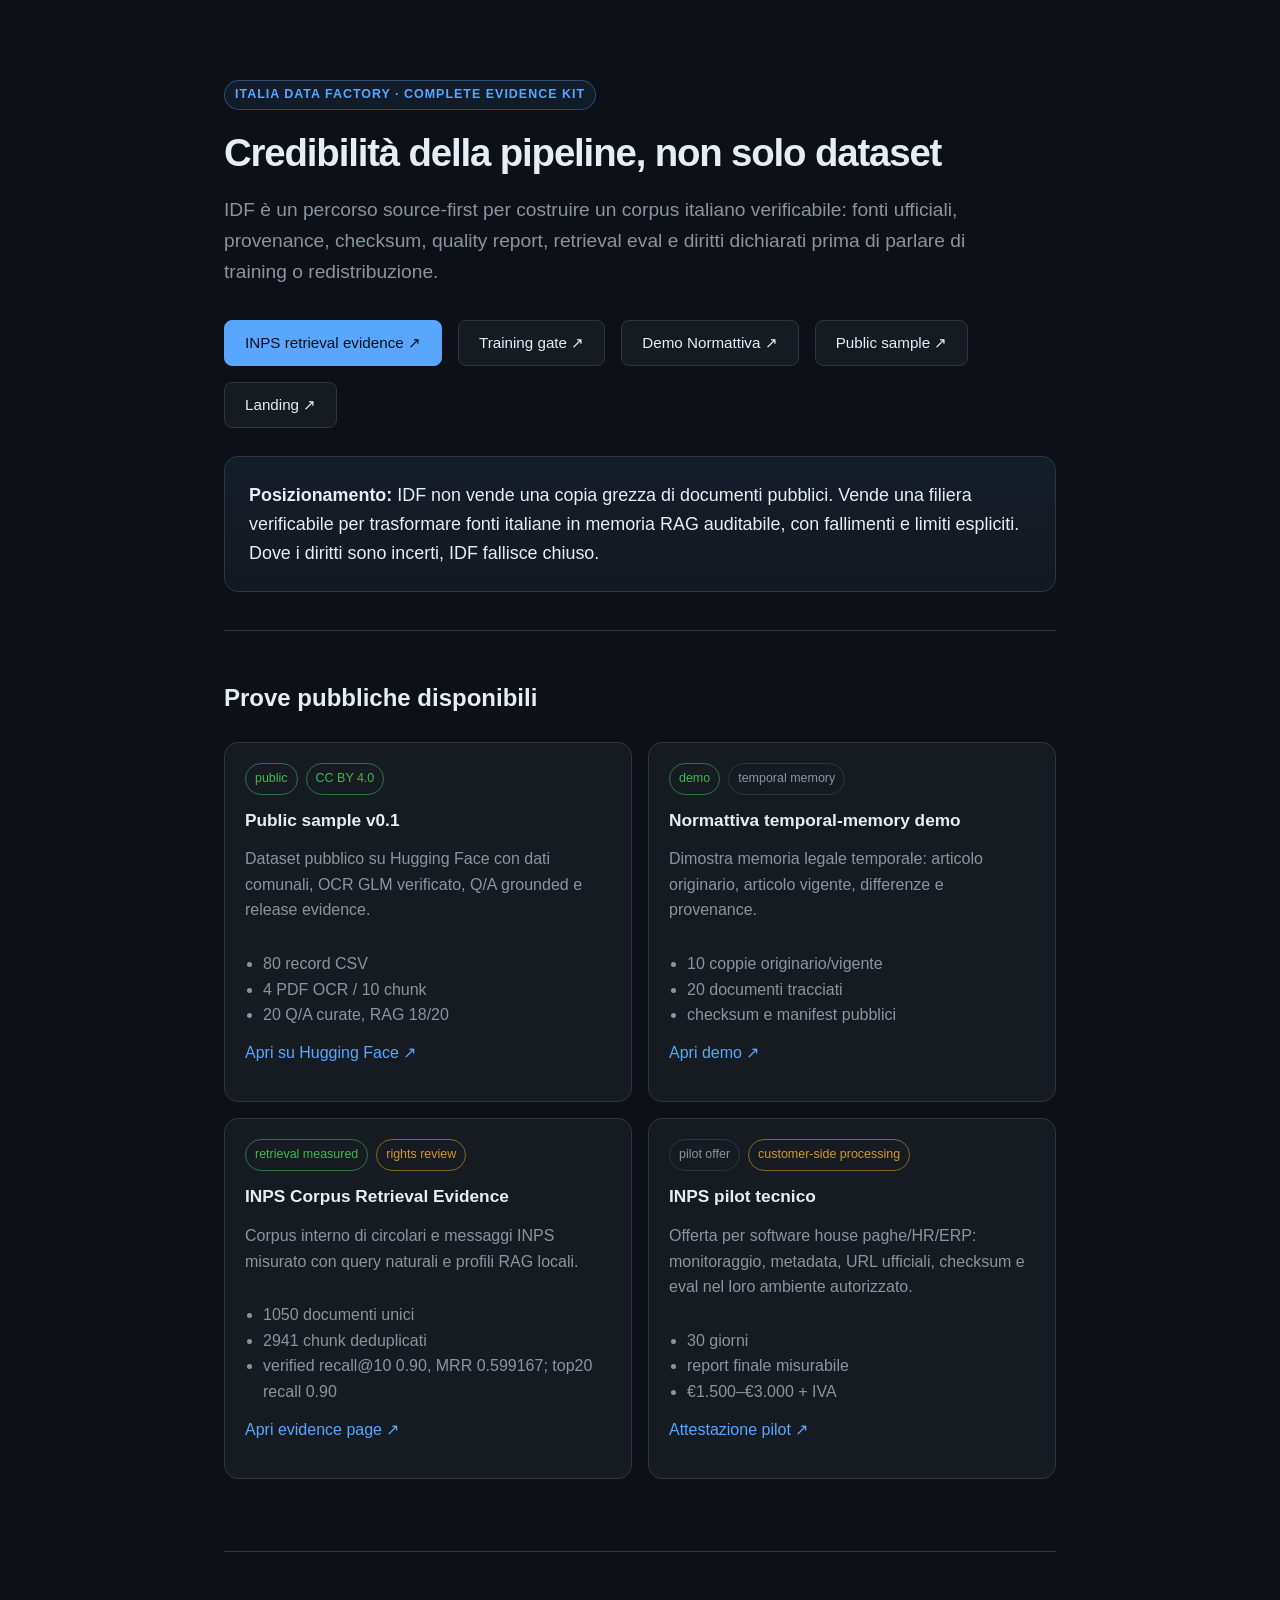
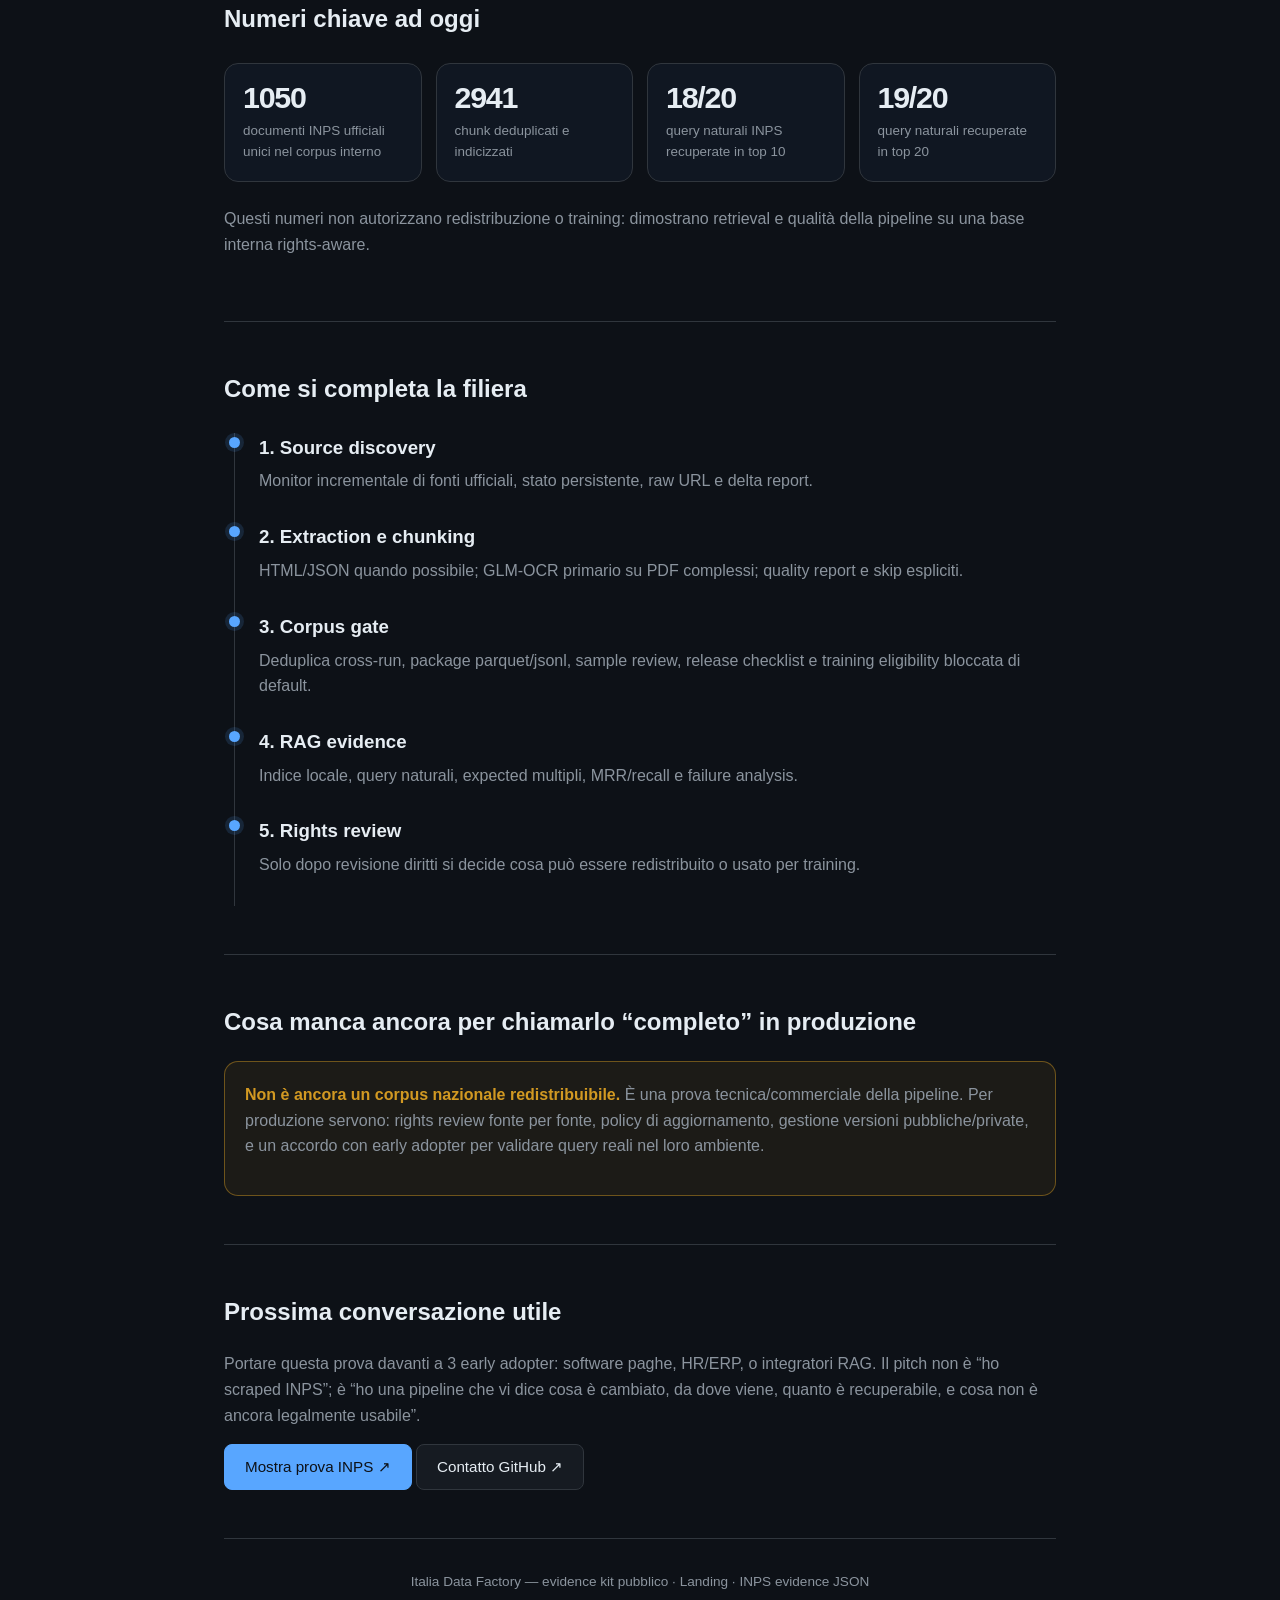
<file: evidence-kit.html>
<!DOCTYPE html>
<html lang="it">
<head>
  <meta charset="UTF-8">
  <meta name="viewport" content="width=device-width, initial-scale=1.0">
  <title>IDF — Evidence Kit</title>
  <meta name="description" content="Evidence kit pubblico di Italia Data Factory: public sample, demo Normattiva, corpus INPS retrieval, diritti e pilot commerciale.">
  <link rel="icon" href="logo.png">
  <link rel="stylesheet" href="assets/style.css">
  <style>
    .hero { text-align: left; padding-bottom: 38px; }
    .hero img { display: none; }
    .hero .tagline { margin-left: 0; max-width: 790px; }
    .hero .links { justify-content: flex-start; }
    .eyebrow { color: var(--accent); font-weight: 750; letter-spacing: .08em; text-transform: uppercase; font-size: .78rem; margin-bottom: 12px; }
    .statement { font-size: 1.12rem; color: var(--text); background: linear-gradient(180deg, rgba(88,166,255,.08), rgba(22,27,34,.76)); border: 1px solid var(--border); border-radius: 14px; padding: 24px; margin-top: 28px; }
    .evidence-grid { display: grid; grid-template-columns: repeat(2, 1fr); gap: 16px; margin: 24px 0; }
    .evidence-card { background: var(--surface); border: 1px solid var(--border); border-radius: 14px; padding: 20px; display: flex; flex-direction: column; gap: 12px; }
    .evidence-card h3 { font-size: 1.08rem; margin: 0; }
    .evidence-card p, .evidence-card li { color: var(--text-muted); }
    .evidence-card ul { padding-left: 18px; margin: 0; }
    .evidence-card a { color: var(--accent); text-decoration: none; }
    .evidence-card a:hover { text-decoration: underline; }
    .pill-row { display: flex; gap: 8px; flex-wrap: wrap; }
    .pill { border: 1px solid var(--border); border-radius: 999px; padding: 5px 9px; color: var(--text-muted); font-size: .78rem; }
    .pill.good { border-color: rgba(63,185,80,.55); color: var(--green); }
    .pill.warn { border-color: rgba(210,153,34,.58); color: var(--orange); }
    .metric-band { display: grid; grid-template-columns: repeat(4, 1fr); gap: 14px; margin: 24px 0; }
    .mini-metric { border: 1px solid var(--border); border-radius: 14px; padding: 18px; background: #101722; }
    .mini-metric .value { font-size: 1.9rem; line-height: 1; color: var(--text); font-weight: 760; letter-spacing: -.04em; }
    .mini-metric .label { margin-top: 8px; color: var(--text-muted); font-size: .84rem; }
    .timeline { border-left: 1px solid var(--border); margin: 24px 0 0 10px; }
    .step { position: relative; padding: 0 0 28px 24px; }
    .step::before { content: ''; position: absolute; left: -6px; top: 4px; width: 11px; height: 11px; border-radius: 50%; background: var(--accent); box-shadow: 0 0 0 4px rgba(88,166,255,.14); }
    .step h3 { margin: 0 0 6px; }
    .step p { color: var(--text-muted); margin: 0; }
    .warning { background: rgba(210,153,34,.08); border: 1px solid rgba(210,153,34,.45); border-radius: 14px; padding: 20px; color: var(--text-muted); }
    .warning strong { color: var(--orange); }
    @media (max-width: 820px) { .evidence-grid, .metric-band { grid-template-columns: 1fr 1fr; } }
    @media (max-width: 560px) { .evidence-grid, .metric-band { grid-template-columns: 1fr; } }
  </style>
</head>
<body>
<div class="container">
  <header class="hero">
    <p class="eyebrow">Italia Data Factory · complete evidence kit</p>
    <h1>Credibilità della pipeline, non solo dataset</h1>
    <p class="tagline">IDF è un percorso source-first per costruire un corpus italiano verificabile: fonti ufficiali, provenance, checksum, quality report, retrieval eval e diritti dichiarati prima di parlare di training o redistribuzione.</p>
    <div class="links">
      <a class="btn btn-primary" href="inps-corpus-retrieval-evidence.html">INPS retrieval evidence ↗</a>
      <a class="btn" href="training-readiness.html">Training gate ↗</a>
      <a class="btn" href="legal-memory-demo/">Demo Normattiva ↗</a>
      <a class="btn" href="https://huggingface.co/datasets/ceccofar/idf-v0.1-public-sample">Public sample ↗</a>
      <a class="btn" href="index.html">Landing ↗</a>
    </div>
    <div class="statement">
      <strong>Posizionamento:</strong> IDF non vende una copia grezza di documenti pubblici. Vende una filiera verificabile per trasformare fonti italiane in memoria RAG auditabile, con fallimenti e limiti espliciti. Dove i diritti sono incerti, IDF fallisce chiuso.
    </div>
  </header>

  <main>
    <section>
      <h2>Prove pubbliche disponibili</h2>
      <div class="evidence-grid">
        <article class="evidence-card">
          <div class="pill-row"><span class="pill good">public</span><span class="pill good">CC BY 4.0</span></div>
          <h3>Public sample v0.1</h3>
          <p>Dataset pubblico su Hugging Face con dati comunali, OCR GLM verificato, Q/A grounded e release evidence.</p>
          <ul>
            <li>80 record CSV</li>
            <li>4 PDF OCR / 10 chunk</li>
            <li>20 Q/A curate, RAG 18/20</li>
          </ul>
          <p><a href="https://huggingface.co/datasets/ceccofar/idf-v0.1-public-sample">Apri su Hugging Face ↗</a></p>
        </article>
        <article class="evidence-card">
          <div class="pill-row"><span class="pill good">demo</span><span class="pill">temporal memory</span></div>
          <h3>Normattiva temporal-memory demo</h3>
          <p>Dimostra memoria legale temporale: articolo originario, articolo vigente, differenze e provenance.</p>
          <ul>
            <li>10 coppie originario/vigente</li>
            <li>20 documenti tracciati</li>
            <li>checksum e manifest pubblici</li>
          </ul>
          <p><a href="legal-memory-demo/">Apri demo ↗</a></p>
        </article>
        <article class="evidence-card">
          <div class="pill-row"><span class="pill good">retrieval measured</span><span class="pill warn">rights review</span></div>
          <h3>INPS Corpus Retrieval Evidence</h3>
          <p>Corpus interno di circolari e messaggi INPS misurato con query naturali e profili RAG locali.</p>
          <ul>
            <li>1050 documenti unici</li>
            <li>2941 chunk deduplicati</li>
            <li>verified recall@10 0.90, MRR 0.599167; top20 recall 0.90</li>
          </ul>
          <p><a href="inps-corpus-retrieval-evidence.html">Apri evidence page ↗</a></p>
        </article>
        <article class="evidence-card">
          <div class="pill-row"><span class="pill">pilot offer</span><span class="pill warn">customer-side processing</span></div>
          <h3>INPS pilot tecnico</h3>
          <p>Offerta per software house paghe/HR/ERP: monitoraggio, metadata, URL ufficiali, checksum e eval nel loro ambiente autorizzato.</p>
          <ul>
            <li>30 giorni</li>
            <li>report finale misurabile</li>
            <li>€1.500–€3.000 + IVA</li>
          </ul>
          <p><a href="inps-pilot-evidence.html">Attestazione pilot ↗</a></p>
        </article>
      </div>
    </section>

    <section>
      <h2>Numeri chiave ad oggi</h2>
      <div class="metric-band">
        <div class="mini-metric"><div class="value">1050</div><div class="label">documenti INPS ufficiali unici nel corpus interno</div></div>
        <div class="mini-metric"><div class="value">2941</div><div class="label">chunk deduplicati e indicizzati</div></div>
        <div class="mini-metric"><div class="value">18/20</div><div class="label">query naturali INPS recuperate in top 10</div></div>
        <div class="mini-metric"><div class="value">19/20</div><div class="label">query naturali recuperate in top 20</div></div>
      </div>
      <p class="small-note">Questi numeri non autorizzano redistribuzione o training: dimostrano retrieval e qualità della pipeline su una base interna rights-aware.</p>
    </section>

    <section>
      <h2>Come si completa la filiera</h2>
      <div class="timeline">
        <div class="step"><h3>1. Source discovery</h3><p>Monitor incrementale di fonti ufficiali, stato persistente, raw URL e delta report.</p></div>
        <div class="step"><h3>2. Extraction e chunking</h3><p>HTML/JSON quando possibile; GLM-OCR primario su PDF complessi; quality report e skip espliciti.</p></div>
        <div class="step"><h3>3. Corpus gate</h3><p>Deduplica cross-run, package parquet/jsonl, sample review, release checklist e training eligibility bloccata di default.</p></div>
        <div class="step"><h3>4. RAG evidence</h3><p>Indice locale, query naturali, expected multipli, MRR/recall e failure analysis.</p></div>
        <div class="step"><h3>5. Rights review</h3><p>Solo dopo revisione diritti si decide cosa può essere redistribuito o usato per training.</p></div>
      </div>
    </section>

    <section>
      <h2>Cosa manca ancora per chiamarlo “completo” in produzione</h2>
      <div class="warning">
        <p><strong>Non è ancora un corpus nazionale redistribuibile.</strong> È una prova tecnica/commerciale della pipeline. Per produzione servono: rights review fonte per fonte, policy di aggiornamento, gestione versioni pubbliche/private, e un accordo con early adopter per validare query reali nel loro ambiente.</p>
      </div>
    </section>

    <section>
      <h2>Prossima conversazione utile</h2>
      <p>Portare questa prova davanti a 3 early adopter: software paghe, HR/ERP, o integratori RAG. Il pitch non è “ho scraped INPS”; è “ho una pipeline che vi dice cosa è cambiato, da dove viene, quanto è recuperabile, e cosa non è ancora legalmente usabile”.</p>
      <div class="links">
        <a class="btn btn-primary" href="inps-corpus-retrieval-evidence.html">Mostra prova INPS ↗</a>
        <a class="btn" href="https://github.com/francescofaraone">Contatto GitHub ↗</a>
      </div>
    </section>
  </main>

  <footer>
    <p>Italia Data Factory — evidence kit pubblico · <a href="index.html">Landing</a> · <a href="inps-corpus-retrieval-evidence.json">INPS evidence JSON</a></p>
  </footer>
</div>
</body>
</html>
</file>
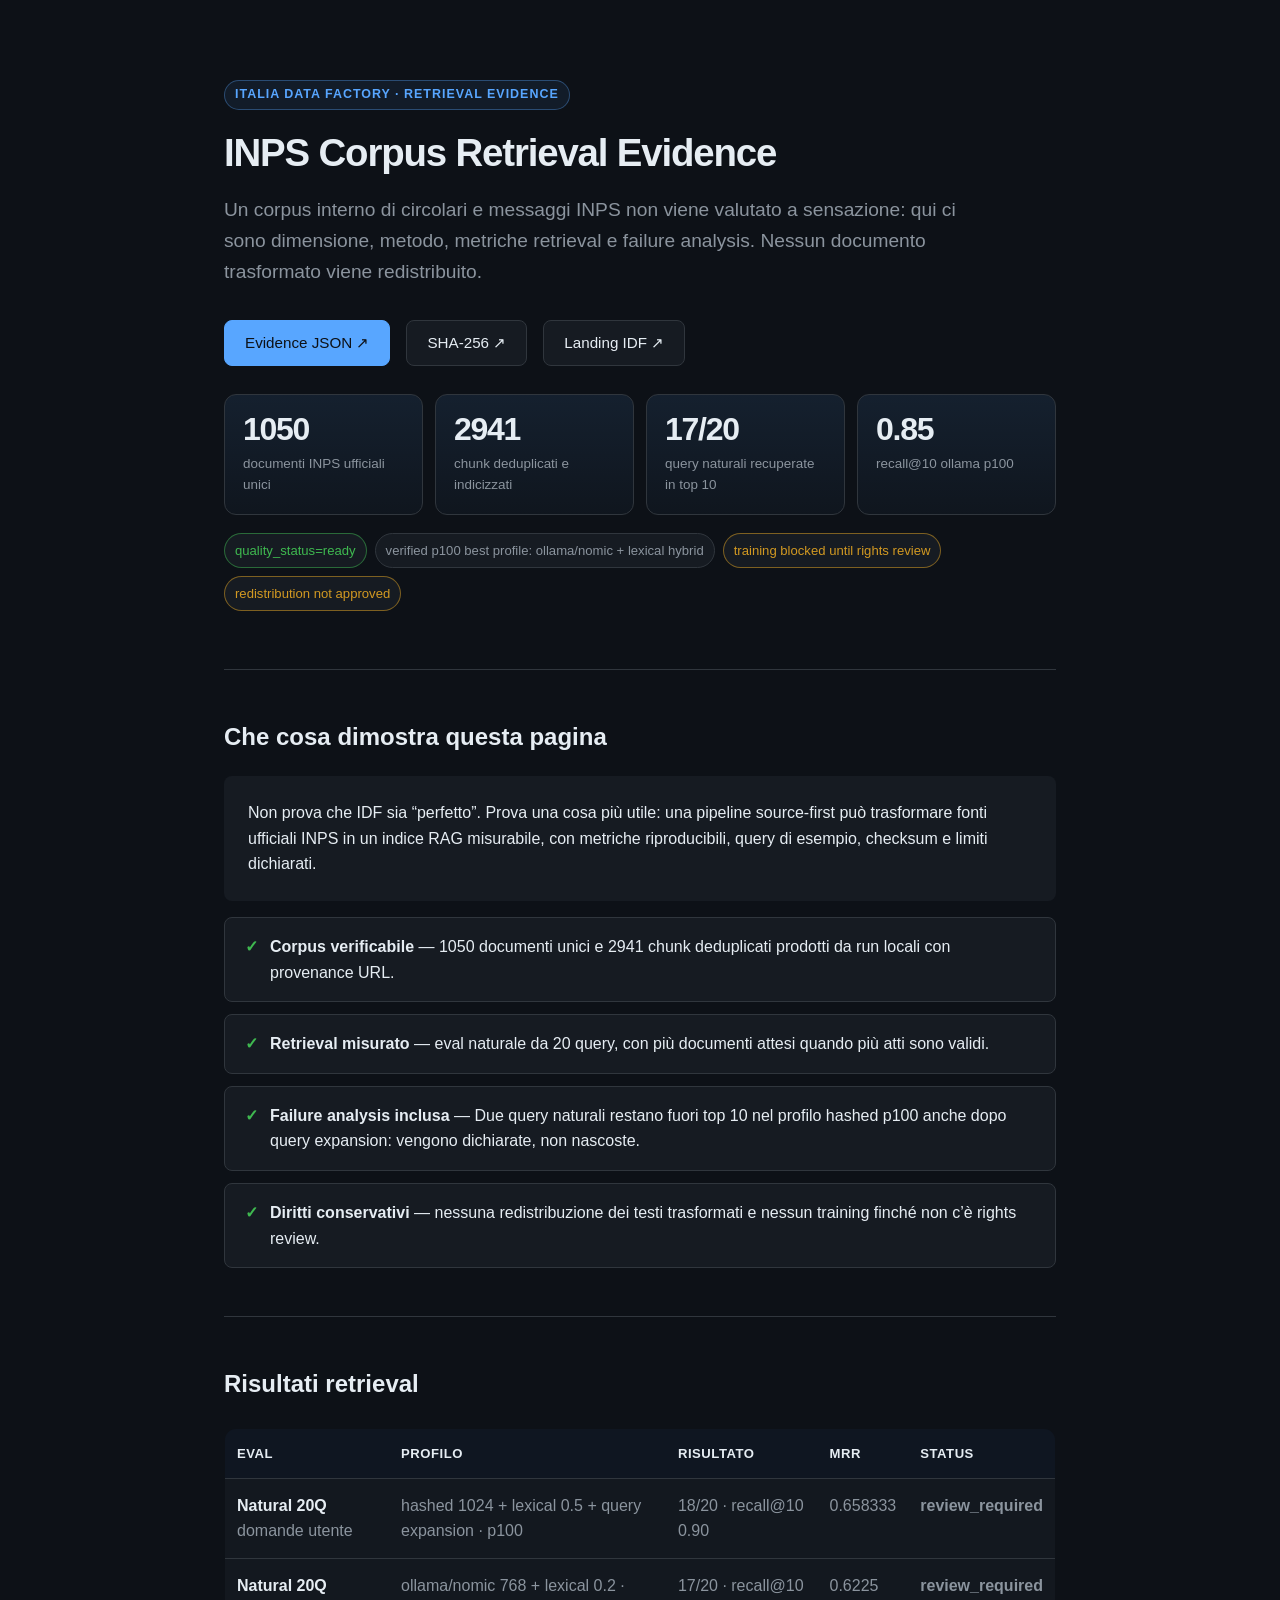
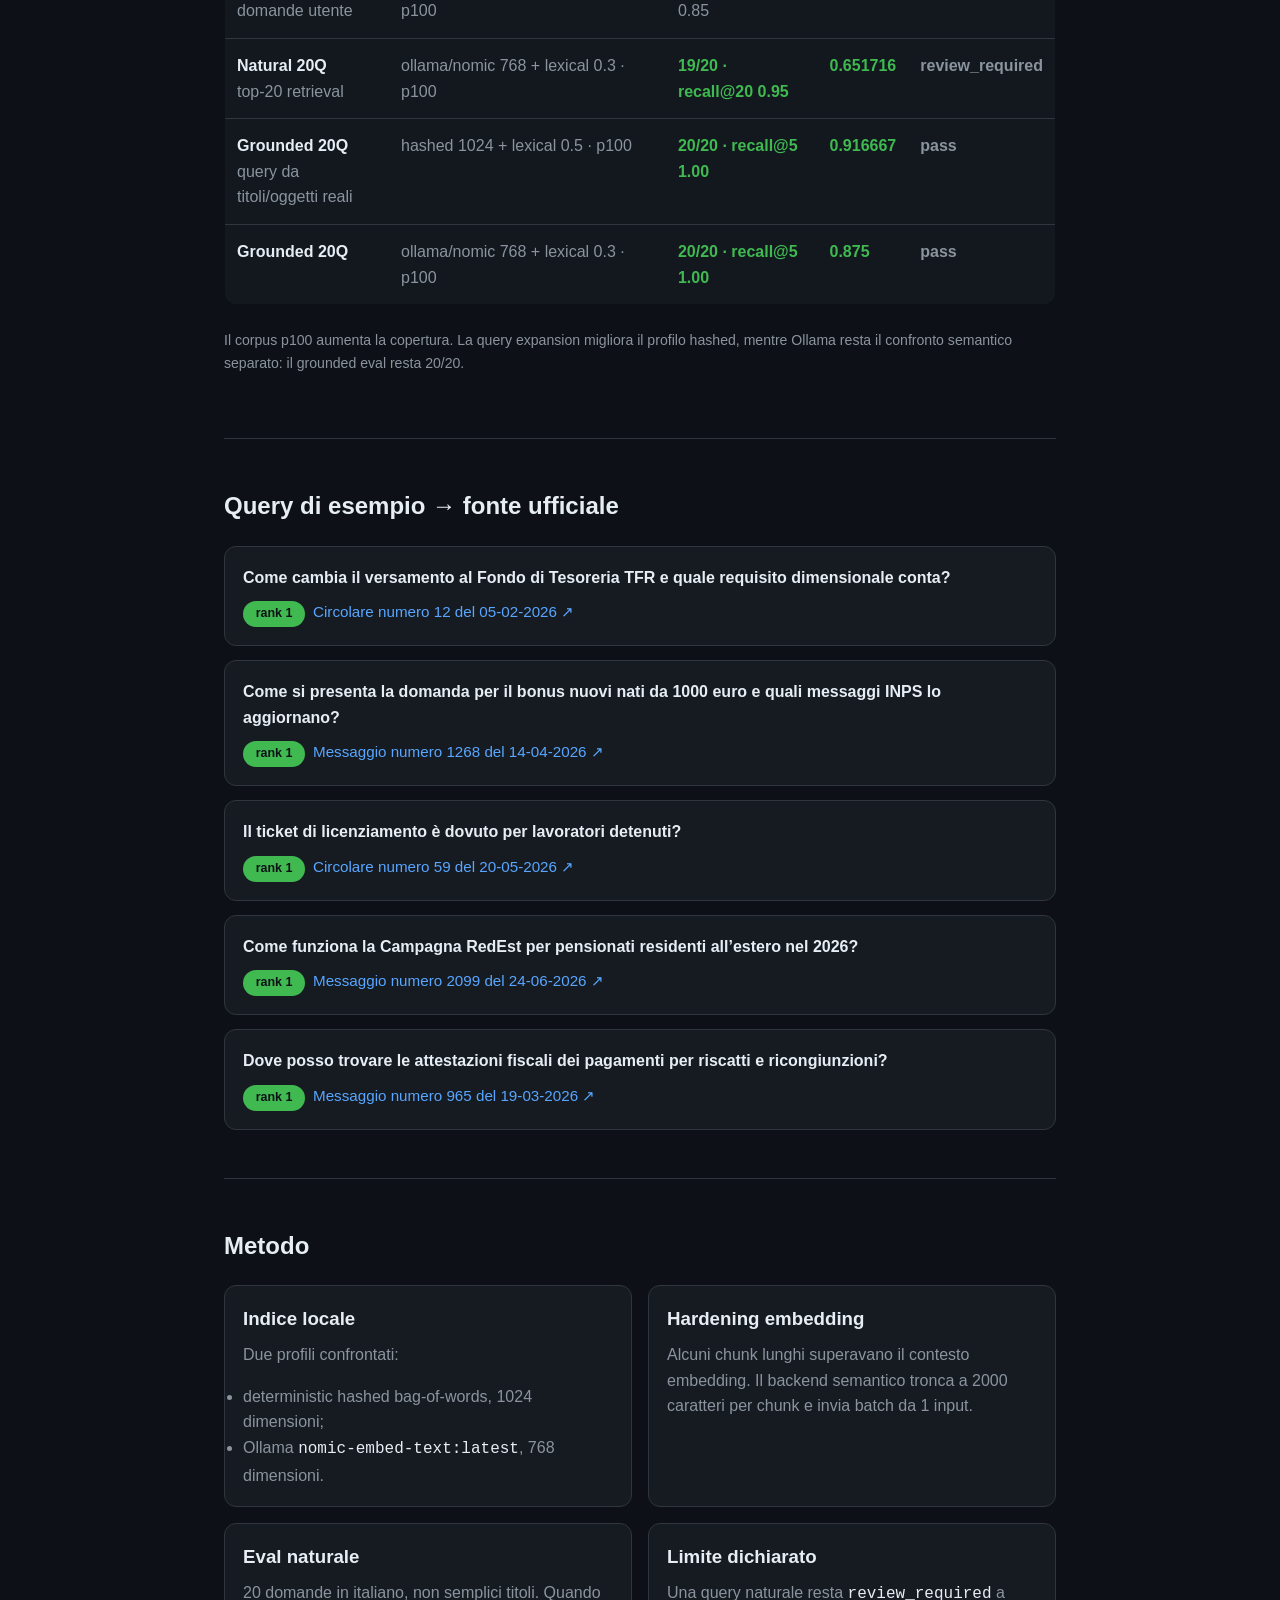
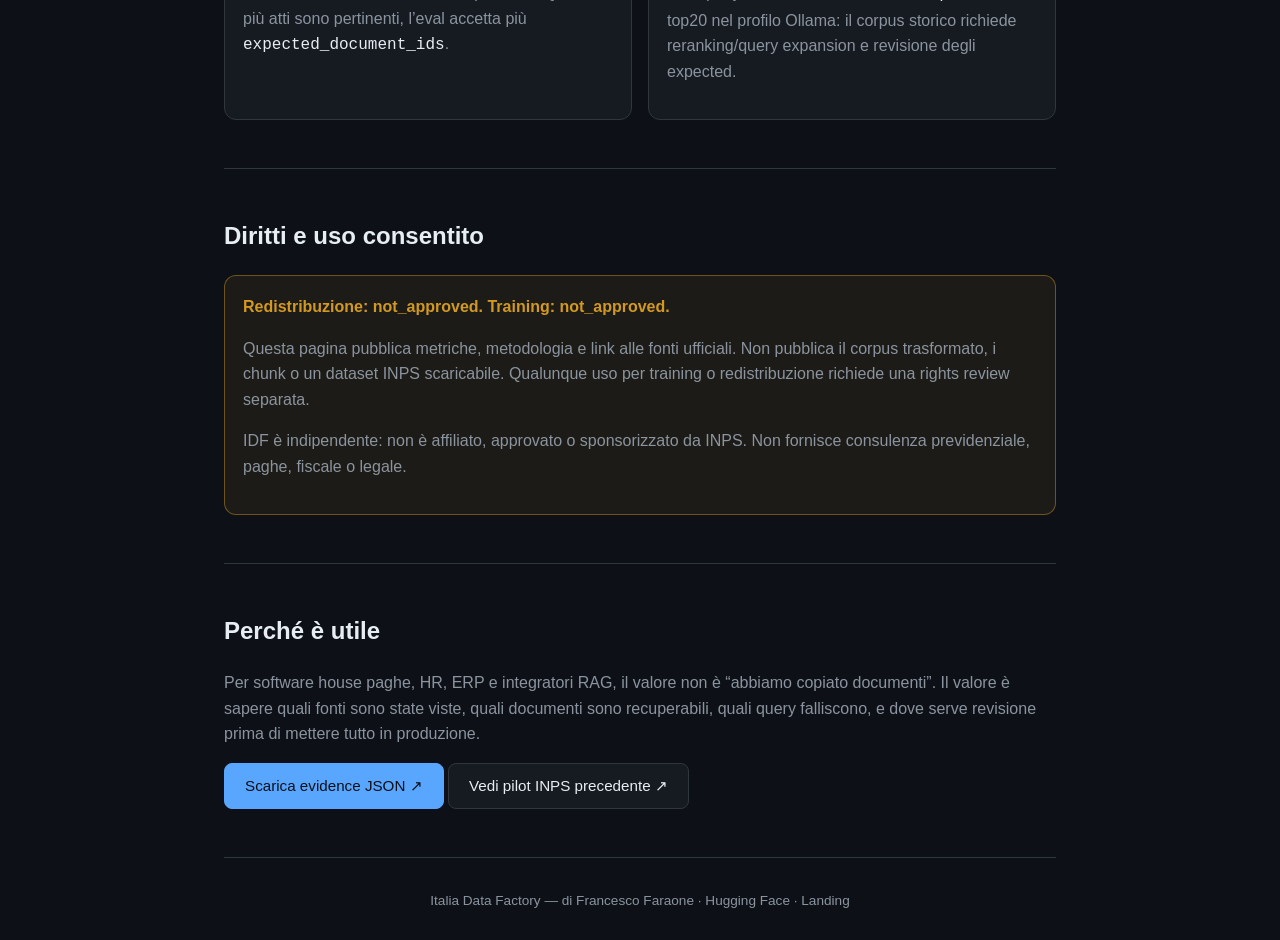
<file: inps-corpus-retrieval-evidence.html>
<!DOCTYPE html>
<html lang="it">
<head>
  <meta charset="UTF-8">
  <meta name="viewport" content="width=device-width, initial-scale=1.0">
  <title>IDF — INPS Corpus Retrieval Evidence</title>
  <meta name="description" content="Evidenza retrieval per corpus INPS Italia Data Factory: 350 documenti ufficiali, 984 chunk deduplicati, eval RAG naturale con recall@10 0.95.">
  <link rel="icon" href="logo.png">
  <link rel="stylesheet" href="assets/style.css">
  <style>
    :root { --purple: #a371f7; --red: #f85149; --cyan: #39c5cf; }
    .hero { text-align: left; padding-bottom: 40px; }
    .hero img { display: none; }
    .eyebrow { color: var(--accent); font-weight: 700; letter-spacing: .08em; text-transform: uppercase; font-size: .78rem; margin-bottom: 12px; }
    .hero .tagline { margin-left: 0; max-width: 760px; }
    .hero .links { justify-content: flex-start; }
    .proof-strip { display: grid; grid-template-columns: repeat(4, 1fr); gap: 12px; margin: 28px 0 8px; }
    .proof-tile { background: linear-gradient(180deg, rgba(88,166,255,.10), rgba(88,166,255,.03)); border: 1px solid var(--border); border-radius: 12px; padding: 18px; }
    .proof-tile .value { color: var(--text); font-size: 2rem; line-height: 1; font-weight: 750; letter-spacing: -.04em; }
    .proof-tile .label { color: var(--text-muted); font-size: .84rem; margin-top: 8px; }
    .badge-row { display: flex; flex-wrap: wrap; gap: 8px; margin: 18px 0; }
    .badge { border: 1px solid var(--border); background: var(--surface); color: var(--text-muted); border-radius: 999px; padding: 6px 10px; font-size: .82rem; }
    .badge.good { color: var(--green); border-color: rgba(63,185,80,.5); }
    .badge.warn { color: var(--orange); border-color: rgba(210,153,34,.55); }
    .comparison { width: 100%; border-collapse: collapse; margin: 24px 0; overflow: hidden; border-radius: 12px; border: 1px solid var(--border); }
    .comparison th, .comparison td { border-bottom: 1px solid var(--border); padding: 14px 12px; text-align: left; vertical-align: top; }
    .comparison th { background: #0f1621; color: var(--text); font-size: .82rem; text-transform: uppercase; letter-spacing: .04em; }
    .comparison td { color: var(--text-muted); background: rgba(22,27,34,.74); }
    .comparison tr:last-child td { border-bottom: 0; }
    .comparison strong { color: var(--text); }
    .winner { color: var(--green); font-weight: 700; }
    .review { color: var(--orange); font-weight: 700; }
    .example-grid { display: grid; gap: 14px; }
    .example { background: var(--surface); border: 1px solid var(--border); border-radius: 12px; padding: 18px; }
    .example .q { color: var(--text); font-weight: 650; margin-bottom: 10px; }
    .example .hit { color: var(--text-muted); font-size: .95rem; }
    .example .hit a { color: var(--accent); text-decoration: none; }
    .example .hit a:hover { text-decoration: underline; }
    .rank { display: inline-flex; min-width: 62px; justify-content: center; border-radius: 999px; padding: 3px 8px; margin-right: 8px; color: #0d1117; background: var(--green); font-weight: 750; font-size: .78rem; }
    .method { display: grid; grid-template-columns: 1fr 1fr; gap: 16px; }
    .method-card { background: var(--surface); border: 1px solid var(--border); border-radius: 12px; padding: 18px; }
    .method-card h3 { margin-bottom: 8px; }
    .method-card p, .method-card li { color: var(--text-muted); }
    .small-note { font-size: .88rem; color: var(--text-muted); }
    .callout { background: rgba(210,153,34,.08); border: 1px solid rgba(210,153,34,.45); border-radius: 12px; padding: 18px; color: var(--text-muted); }
    .callout strong { color: var(--orange); }
    @media (max-width: 820px) { .proof-strip, .method { grid-template-columns: 1fr 1fr; } .comparison { font-size: .9rem; } }
    @media (max-width: 560px) { .proof-strip, .method { grid-template-columns: 1fr; } .hero { padding-top: 48px; } }
  </style>
</head>
<body>
<div class="container">
  <header class="hero">
    <p class="eyebrow">Italia Data Factory · retrieval evidence</p>
    <h1>INPS Corpus Retrieval Evidence</h1>
    <p class="tagline">Un corpus interno di circolari e messaggi INPS non viene valutato a sensazione: qui ci sono dimensione, metodo, metriche retrieval e failure analysis. Nessun documento trasformato viene redistribuito.</p>
    <div class="links">
      <a class="btn btn-primary" href="inps-corpus-retrieval-evidence.json">Evidence JSON ↗</a>
      <a class="btn" href="inps-corpus-retrieval-evidence.json.sha256">SHA-256 ↗</a>
      <a class="btn" href="index.html">Landing IDF ↗</a>
    </div>
    <div class="proof-strip" aria-label="Metriche principali">
      <div class="proof-tile"><div class="value">1050</div><div class="label">documenti INPS ufficiali unici</div></div>
      <div class="proof-tile"><div class="value">2941</div><div class="label">chunk deduplicati e indicizzati</div></div>
      <div class="proof-tile"><div class="value">17/20</div><div class="label">query naturali recuperate in top 10</div></div>
      <div class="proof-tile"><div class="value">0.85</div><div class="label">recall@10 ollama p100</div></div>
    </div>
    <div class="badge-row">
      <span class="badge good">quality_status=ready</span>
      <span class="badge">verified p100 best profile: ollama/nomic + lexical hybrid</span>
      <span class="badge warn">training blocked until rights review</span>
      <span class="badge warn">redistribution not approved</span>
    </div>
  </header>

  <main>
    <section>
      <h2>Che cosa dimostra questa pagina</h2>
      <div class="problem">
        <p>Non prova che IDF sia “perfetto”. Prova una cosa più utile: una pipeline source-first può trasformare fonti ufficiali INPS in un indice RAG misurabile, con metriche riproducibili, query di esempio, checksum e limiti dichiarati.</p>
      </div>
      <ul class="features">
        <li><div><strong>Corpus verificabile</strong> — 1050 documenti unici e 2941 chunk deduplicati prodotti da run locali con provenance URL.</div></li>
        <li><div><strong>Retrieval misurato</strong> — eval naturale da 20 query, con più documenti attesi quando più atti sono validi.</div></li>
        <li><div><strong>Failure analysis inclusa</strong> — Due query naturali restano fuori top 10 nel profilo hashed p100 anche dopo query expansion: vengono dichiarate, non nascoste.</div></li>
        <li><div><strong>Diritti conservativi</strong> — nessuna redistribuzione dei testi trasformati e nessun training finché non c’è rights review.</div></li>
      </ul>
    </section>

    <section>
      <h2>Risultati retrieval</h2>
      <table class="comparison">
        <thead>
          <tr><th>Eval</th><th>Profilo</th><th>Risultato</th><th>MRR</th><th>Status</th></tr>
        </thead>
        <tbody>
          <tr>
            <td><strong>Natural 20Q</strong><br>domande utente</td>
            <td>hashed 1024 + lexical 0.5 + query expansion · p100</td>
            <td>18/20 · recall@10 0.90</td>
            <td>0.658333</td>
            <td class="review">review_required</td>
          </tr>
          <tr>
            <td><strong>Natural 20Q</strong><br>domande utente</td>
            <td>ollama/nomic 768 + lexical 0.2 · p100</td>
            <td>17/20 · recall@10 0.85</td>
            <td>0.6225</td>
            <td class="review">review_required</td>
          </tr>
          <tr>
            <td><strong>Natural 20Q</strong><br>top-20 retrieval</td>
            <td>ollama/nomic 768 + lexical 0.3 · p100</td>
            <td><span class="winner">19/20 · recall@20 0.95</span></td>
            <td><span class="winner">0.651716</span></td>
            <td class="review">review_required</td>
          </tr>
          <tr>
            <td><strong>Grounded 20Q</strong><br>query da titoli/oggetti reali</td>
            <td>hashed 1024 + lexical 0.5 · p100</td>
            <td><span class="winner">20/20 · recall@5 1.00</span></td>
            <td><span class="winner">0.916667</span></td>
            <td class="winner">pass</td>
          </tr>
          <tr>
            <td><strong>Grounded 20Q</strong></td>
            <td>ollama/nomic 768 + lexical 0.3 · p100</td>
            <td><span class="winner">20/20 · recall@5 1.00</span></td>
            <td><span class="winner">0.875</span></td>
            <td class="winner">pass</td>
          </tr>
        </tbody>
      </table>
      <p class="small-note">Il corpus p100 aumenta la copertura. La query expansion migliora il profilo hashed, mentre Ollama resta il confronto semantico separato: il grounded eval resta 20/20.</p>
    </section>

    <section>
      <h2>Query di esempio → fonte ufficiale</h2>
      <div class="example-grid">
        <article class="example">
          <div class="q">Come cambia il versamento al Fondo di Tesoreria TFR e quale requisito dimensionale conta?</div>
          <div class="hit"><span class="rank">rank 1</span><a href="https://www.inps.it/it/it/inps-comunica/atti/circolari-messaggi-e-normativa/dettaglio.circolari-e-messaggi.2026.02.circolare-numero-12-del-05-02-2026_15160.html">Circolare numero 12 del 05-02-2026 ↗</a></div>
        </article>
        <article class="example">
          <div class="q">Come si presenta la domanda per il bonus nuovi nati da 1000 euro e quali messaggi INPS lo aggiornano?</div>
          <div class="hit"><span class="rank">rank 1</span><a href="https://www.inps.it/it/it/inps-comunica/atti/circolari-messaggi-e-normativa/dettaglio.circolari-e-messaggi.2026.04.messaggio-numero-1268-del-14-04-2026_15236.html">Messaggio numero 1268 del 14-04-2026 ↗</a></div>
        </article>
        <article class="example">
          <div class="q">Il ticket di licenziamento è dovuto per lavoratori detenuti?</div>
          <div class="hit"><span class="rank">rank 1</span><a href="https://www.inps.it/it/it/inps-comunica/atti/circolari-messaggi-e-normativa/dettaglio.circolari-e-messaggi.2026.05.circolare-numero-59-del-20-05-2026_15263.html">Circolare numero 59 del 20-05-2026 ↗</a></div>
        </article>
        <article class="example">
          <div class="q">Come funziona la Campagna RedEst per pensionati residenti all’estero nel 2026?</div>
          <div class="hit"><span class="rank">rank 1</span><a href="https://www.inps.it/it/it/inps-comunica/atti/circolari-messaggi-e-normativa/dettaglio.circolari-e-messaggi.2026.06.messaggio-numero-2099-del-24-06-2026_15299.html">Messaggio numero 2099 del 24-06-2026 ↗</a></div>
        </article>
        <article class="example">
          <div class="q">Dove posso trovare le attestazioni fiscali dei pagamenti per riscatti e ricongiunzioni?</div>
          <div class="hit"><span class="rank">rank 1</span><a href="https://www.inps.it/it/it/inps-comunica/atti/circolari-messaggi-e-normativa/dettaglio.circolari-e-messaggi.2026.03.messaggio-numero-965-del-19-03-2026_15202.html">Messaggio numero 965 del 19-03-2026 ↗</a></div>
        </article>
      </div>
    </section>

    <section>
      <h2>Metodo</h2>
      <div class="method">
        <div class="method-card">
          <h3>Indice locale</h3>
          <p>Due profili confrontati:</p>
          <ul>
            <li>deterministic hashed bag-of-words, 1024 dimensioni;</li>
            <li>Ollama <code>nomic-embed-text:latest</code>, 768 dimensioni.</li>
          </ul>
        </div>
        <div class="method-card">
          <h3>Hardening embedding</h3>
          <p>Alcuni chunk lunghi superavano il contesto embedding. Il backend semantico tronca a 2000 caratteri per chunk e invia batch da 1 input.</p>
        </div>
        <div class="method-card">
          <h3>Eval naturale</h3>
          <p>20 domande in italiano, non semplici titoli. Quando più atti sono pertinenti, l’eval accetta più <code>expected_document_ids</code>.</p>
        </div>
        <div class="method-card">
          <h3>Limite dichiarato</h3>
          <p>Una query naturale resta <code>review_required</code> a top20 nel profilo Ollama: il corpus storico richiede reranking/query expansion e revisione degli expected.</p>
        </div>
      </div>
    </section>

    <section>
      <h2>Diritti e uso consentito</h2>
      <div class="callout">
        <p><strong>Redistribuzione: not_approved. Training: not_approved.</strong></p>
        <p>Questa pagina pubblica metriche, metodologia e link alle fonti ufficiali. Non pubblica il corpus trasformato, i chunk o un dataset INPS scaricabile. Qualunque uso per training o redistribuzione richiede una rights review separata.</p>
        <p>IDF è indipendente: non è affiliato, approvato o sponsorizzato da INPS. Non fornisce consulenza previdenziale, paghe, fiscale o legale.</p>
      </div>
    </section>

    <section>
      <h2>Perché è utile</h2>
      <p>Per software house paghe, HR, ERP e integratori RAG, il valore non è “abbiamo copiato documenti”. Il valore è sapere quali fonti sono state viste, quali documenti sono recuperabili, quali query falliscono, e dove serve revisione prima di mettere tutto in produzione.</p>
      <div class="links">
        <a class="btn btn-primary" href="inps-corpus-retrieval-evidence.json">Scarica evidence JSON ↗</a>
        <a class="btn" href="inps-pilot-evidence.html">Vedi pilot INPS precedente ↗</a>
      </div>
    </section>
  </main>

  <footer>
    <p>Italia Data Factory — di <a href="https://github.com/francescofaraone">Francesco Faraone</a> · <a href="https://huggingface.co/ceccofar">Hugging Face</a> · <a href="index.html">Landing</a></p>
  </footer>
</div>
</body>
</html>
</file>
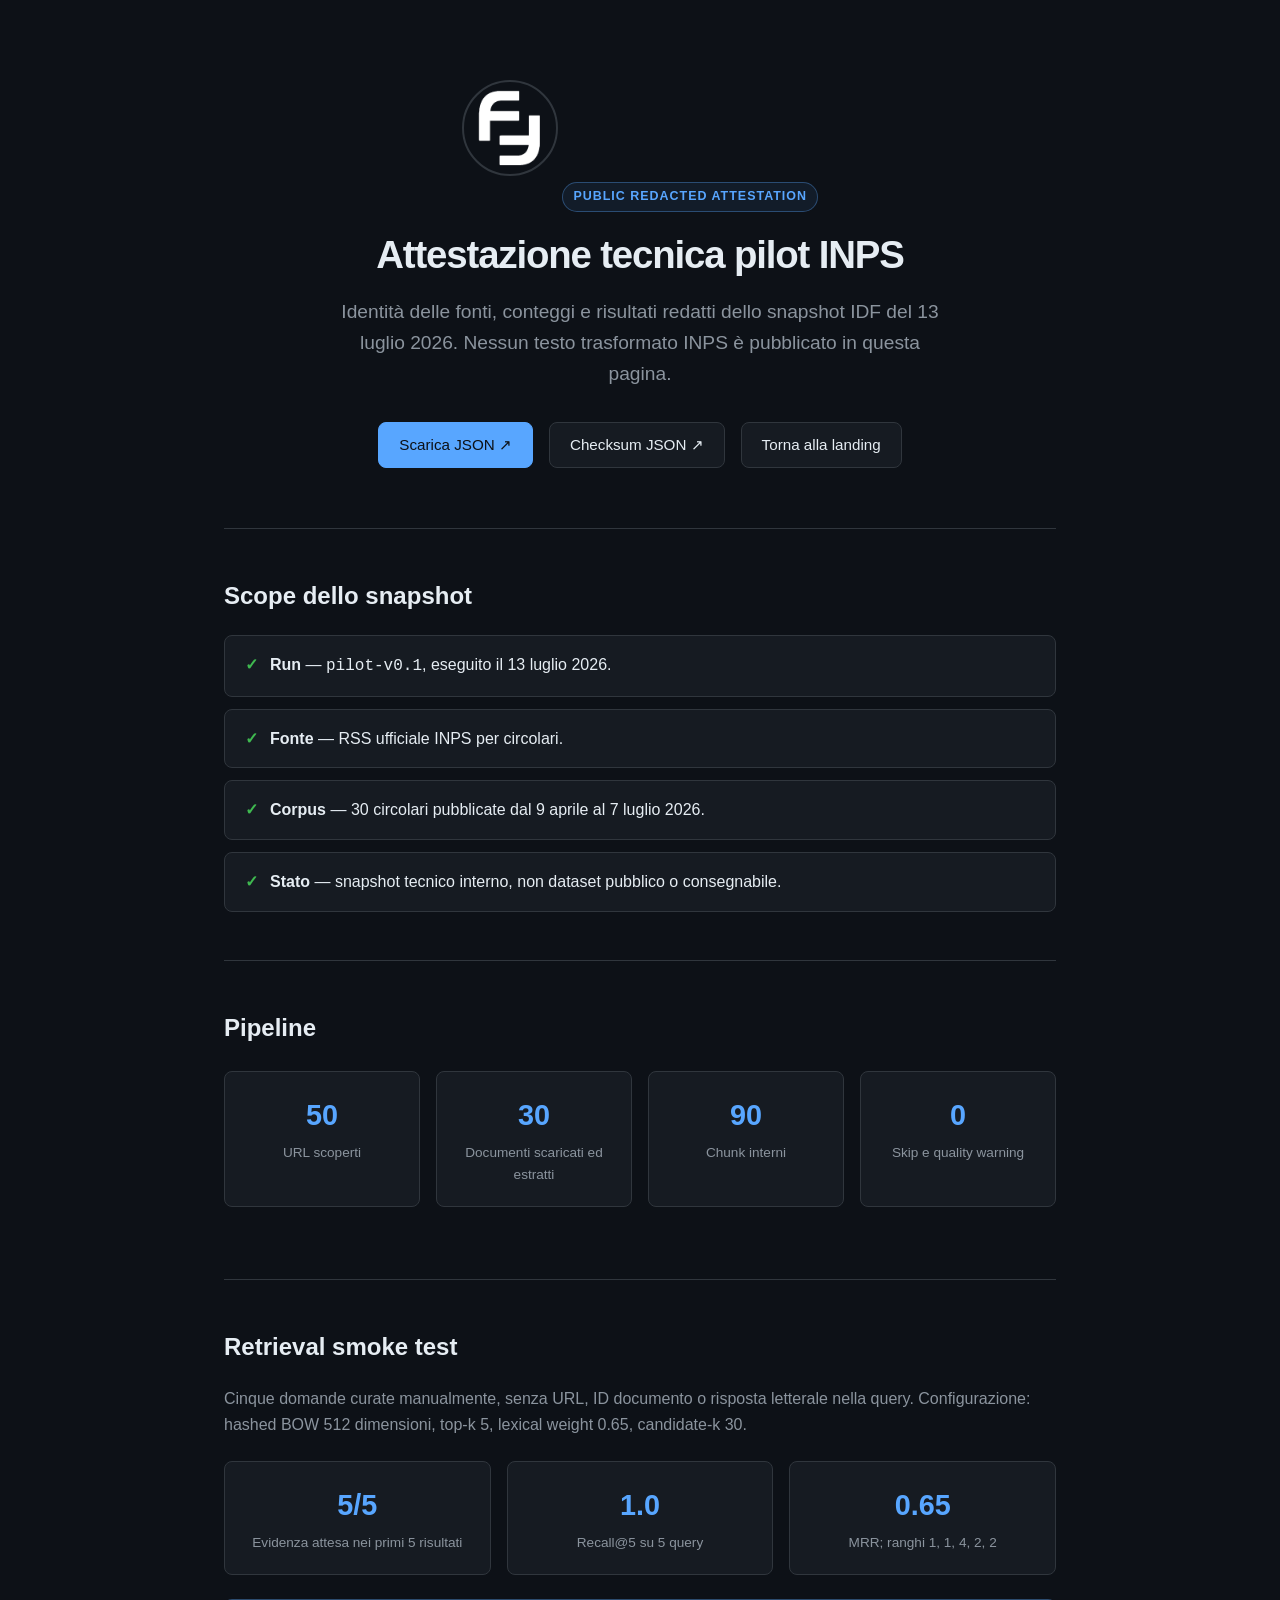
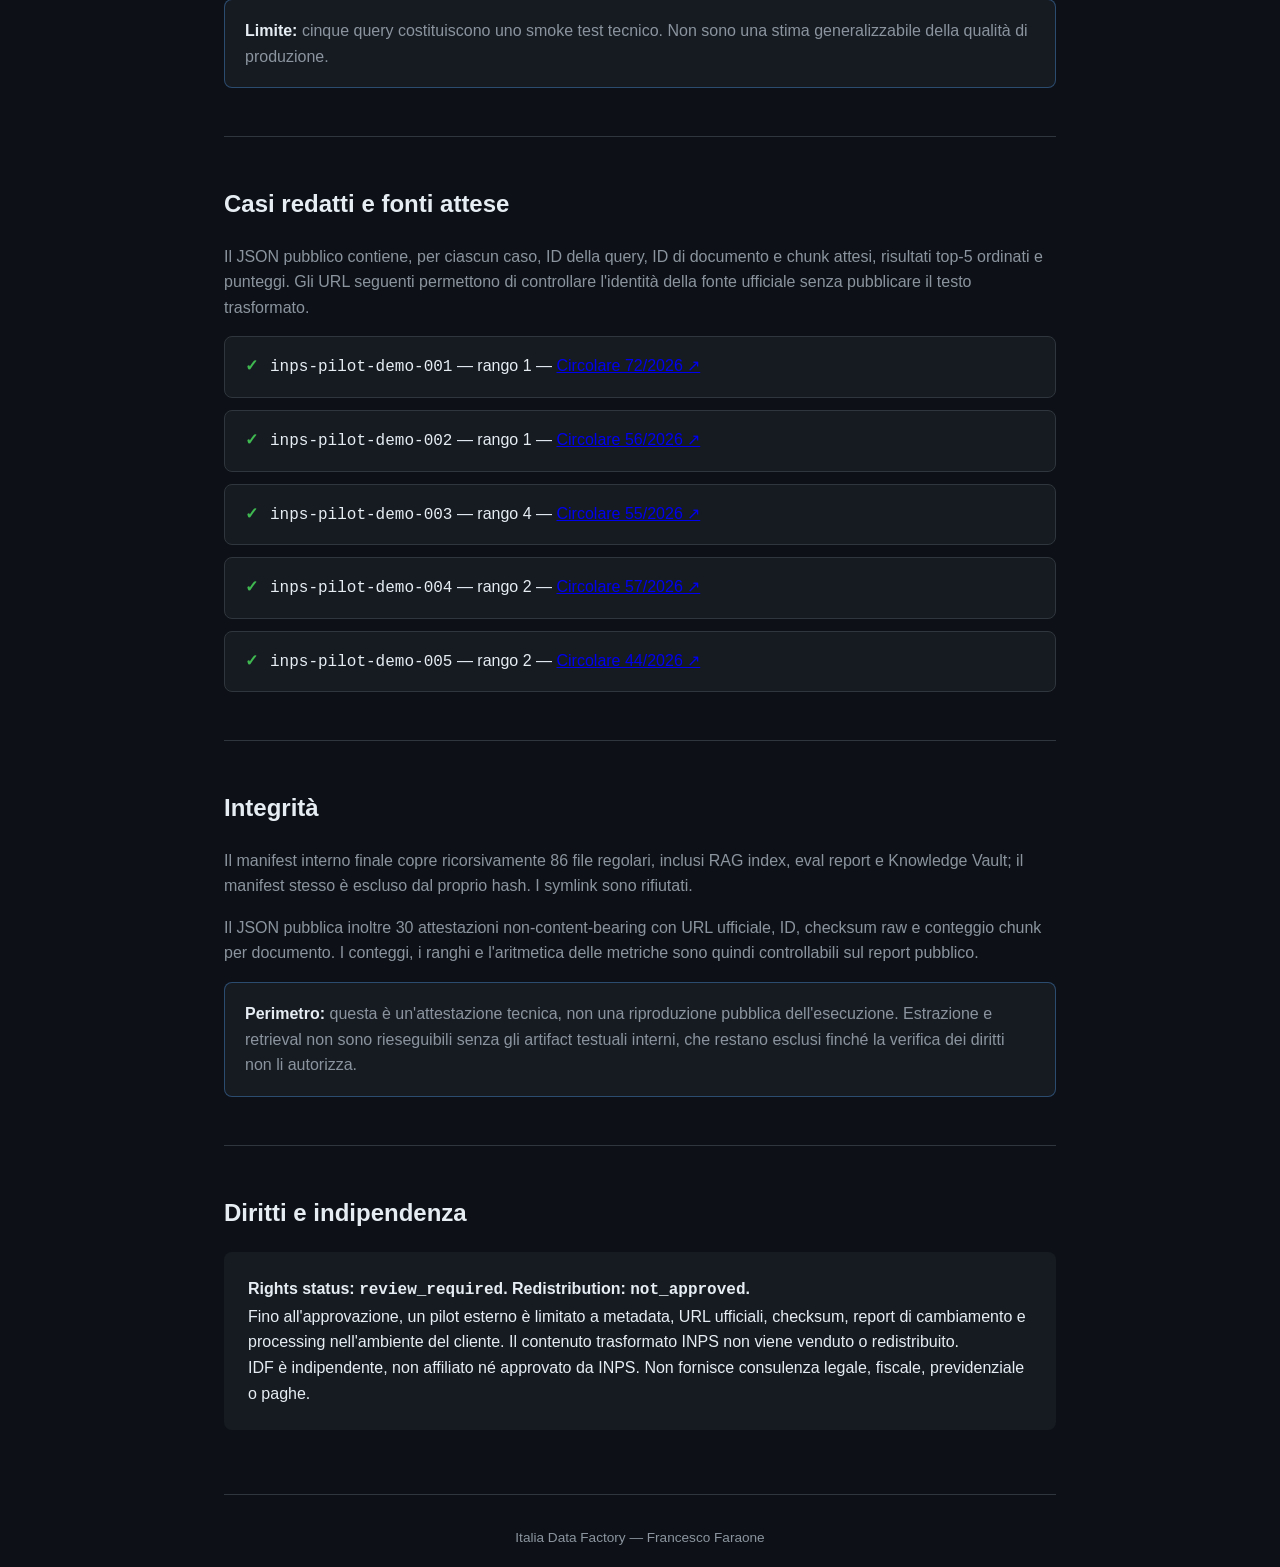
<file: inps-pilot-evidence.html>
<!DOCTYPE html>
<html lang="it">
<head>
  <meta charset="UTF-8">
  <meta name="viewport" content="width=device-width, initial-scale=1.0">
  <title>IDF — Evidenza pilot INPS</title>
  <meta name="description" content="Metriche, metodologia, checksum e limiti dello snapshot tecnico interno IDF su circolari INPS del 13 luglio 2026.">
  <link rel="icon" href="logo.png">
  <link rel="stylesheet" href="assets/style.css">
</head>
<body>
<div class="container">
  <main>
    <div class="hero">
      <img src="logo.png" alt="Italia Data Factory">
      <p class="eyebrow">Public redacted attestation</p>
      <h1>Attestazione tecnica pilot INPS</h1>
      <p class="tagline">Identità delle fonti, conteggi e risultati redatti dello snapshot IDF del 13 luglio 2026. Nessun testo trasformato INPS è pubblicato in questa pagina.</p>
      <div class="links">
        <a class="btn btn-primary" href="inps-pilot-evidence.json">Scarica JSON ↗</a>
        <a class="btn" href="inps-pilot-evidence.json.sha256">Checksum JSON ↗</a>
        <a class="btn" href="index.html">Torna alla landing</a>
      </div>
    </div>

    <section>
      <h2>Scope dello snapshot</h2>
      <ul class="features">
        <li><div><strong>Run</strong> — <code>pilot-v0.1</code>, eseguito il 13 luglio 2026.</div></li>
        <li><div><strong>Fonte</strong> — RSS ufficiale INPS per circolari.</div></li>
        <li><div><strong>Corpus</strong> — 30 circolari pubblicate dal 9 aprile al 7 luglio 2026.</div></li>
        <li><div><strong>Stato</strong> — snapshot tecnico interno, non dataset pubblico o consegnabile.</div></li>
      </ul>
    </section>

    <section>
      <h2>Pipeline</h2>
      <div class="metrics">
        <div class="metric"><div class="value">50</div><div class="label">URL scoperti</div></div>
        <div class="metric"><div class="value">30</div><div class="label">Documenti scaricati ed estratti</div></div>
        <div class="metric"><div class="value">90</div><div class="label">Chunk interni</div></div>
        <div class="metric"><div class="value">0</div><div class="label">Skip e quality warning</div></div>
      </div>
    </section>

    <section>
      <h2>Retrieval smoke test</h2>
      <p>Cinque domande curate manualmente, senza URL, ID documento o risposta letterale nella query. Configurazione: hashed BOW 512 dimensioni, top-k 5, lexical weight 0.65, candidate-k 30.</p>
      <div class="metrics">
        <div class="metric"><div class="value">5/5</div><div class="label">Evidenza attesa nei primi 5 risultati</div></div>
        <div class="metric"><div class="value">1.0</div><div class="label">Recall@5 su 5 query</div></div>
        <div class="metric"><div class="value">0.65</div><div class="label">MRR; ranghi 1, 1, 4, 2, 2</div></div>
      </div>
      <div class="run-proof"><strong>Limite:</strong> cinque query costituiscono uno smoke test tecnico. Non sono una stima generalizzabile della qualità di produzione.</div>
    </section>

    <section>
      <h2>Casi redatti e fonti attese</h2>
      <p>Il JSON pubblico contiene, per ciascun caso, ID della query, ID di documento e chunk attesi, risultati top-5 ordinati e punteggi. Gli URL seguenti permettono di controllare l'identità della fonte ufficiale senza pubblicare il testo trasformato.</p>
      <ul class="features">
        <li><div><code>inps-pilot-demo-001</code> — rango 1 — <a href="https://www.inps.it/it/it/inps-comunica/atti/circolari-messaggi-e-normativa/dettaglio.circolari-e-messaggi.2026.07.circolare-numero-72-del-03-07-2026_15307.html">Circolare 72/2026 ↗</a></div></li>
        <li><div><code>inps-pilot-demo-002</code> — rango 1 — <a href="https://www.inps.it/it/it/inps-comunica/atti/circolari-messaggi-e-normativa/dettaglio.circolari-e-messaggi.2026.05.circolare-numero-56-del-14-05-2026_15259.html">Circolare 56/2026 ↗</a></div></li>
        <li><div><code>inps-pilot-demo-003</code> — rango 4 — <a href="https://www.inps.it/it/it/inps-comunica/atti/circolari-messaggi-e-normativa/dettaglio.circolari-e-messaggi.2026.05.circolare-numero-55-del-14-05-2026_15258.html">Circolare 55/2026 ↗</a></div></li>
        <li><div><code>inps-pilot-demo-004</code> — rango 2 — <a href="https://www.inps.it/it/it/inps-comunica/atti/circolari-messaggi-e-normativa/dettaglio.circolari-e-messaggi.2026.05.circolare-numero-57-del-14-05-2026_15260.html">Circolare 57/2026 ↗</a></div></li>
        <li><div><code>inps-pilot-demo-005</code> — rango 2 — <a href="https://www.inps.it/it/it/inps-comunica/atti/circolari-messaggi-e-normativa/dettaglio.circolari-e-messaggi.2026.04.circolare-numero-44-del-09-04-2026_15233.html">Circolare 44/2026 ↗</a></div></li>
      </ul>
    </section>

    <section>
      <h2>Integrità</h2>
      <p>Il manifest interno finale copre ricorsivamente 86 file regolari, inclusi RAG index, eval report e Knowledge Vault; il manifest stesso è escluso dal proprio hash. I symlink sono rifiutati.</p>
      <p>Il JSON pubblica inoltre 30 attestazioni non-content-bearing con URL ufficiale, ID, checksum raw e conteggio chunk per documento. I conteggi, i ranghi e l'aritmetica delle metriche sono quindi controllabili sul report pubblico.</p>
      <div class="run-proof"><strong>Perimetro:</strong> questa è un'attestazione tecnica, non una riproduzione pubblica dell'esecuzione. Estrazione e retrieval non sono rieseguibili senza gli artifact testuali interni, che restano esclusi finché la verifica dei diritti non li autorizza.</div>
    </section>

    <section>
      <h2>Diritti e indipendenza</h2>
      <div class="problem">
        <p><strong>Rights status: <code>review_required</code>. Redistribution: <code>not_approved</code>.</strong></p>
        <p>Fino all'approvazione, un pilot esterno è limitato a metadata, URL ufficiali, checksum, report di cambiamento e processing nell'ambiente del cliente. Il contenuto trasformato INPS non viene venduto o redistribuito.</p>
        <p>IDF è indipendente, non affiliato né approvato da INPS. Non fornisce consulenza legale, fiscale, previdenziale o paghe.</p>
      </div>
    </section>
  </main>

  <footer>
    <p>Italia Data Factory — <a href="https://github.com/francescofaraone">Francesco Faraone</a></p>
  </footer>
</div>
</body>
</html>
</file>
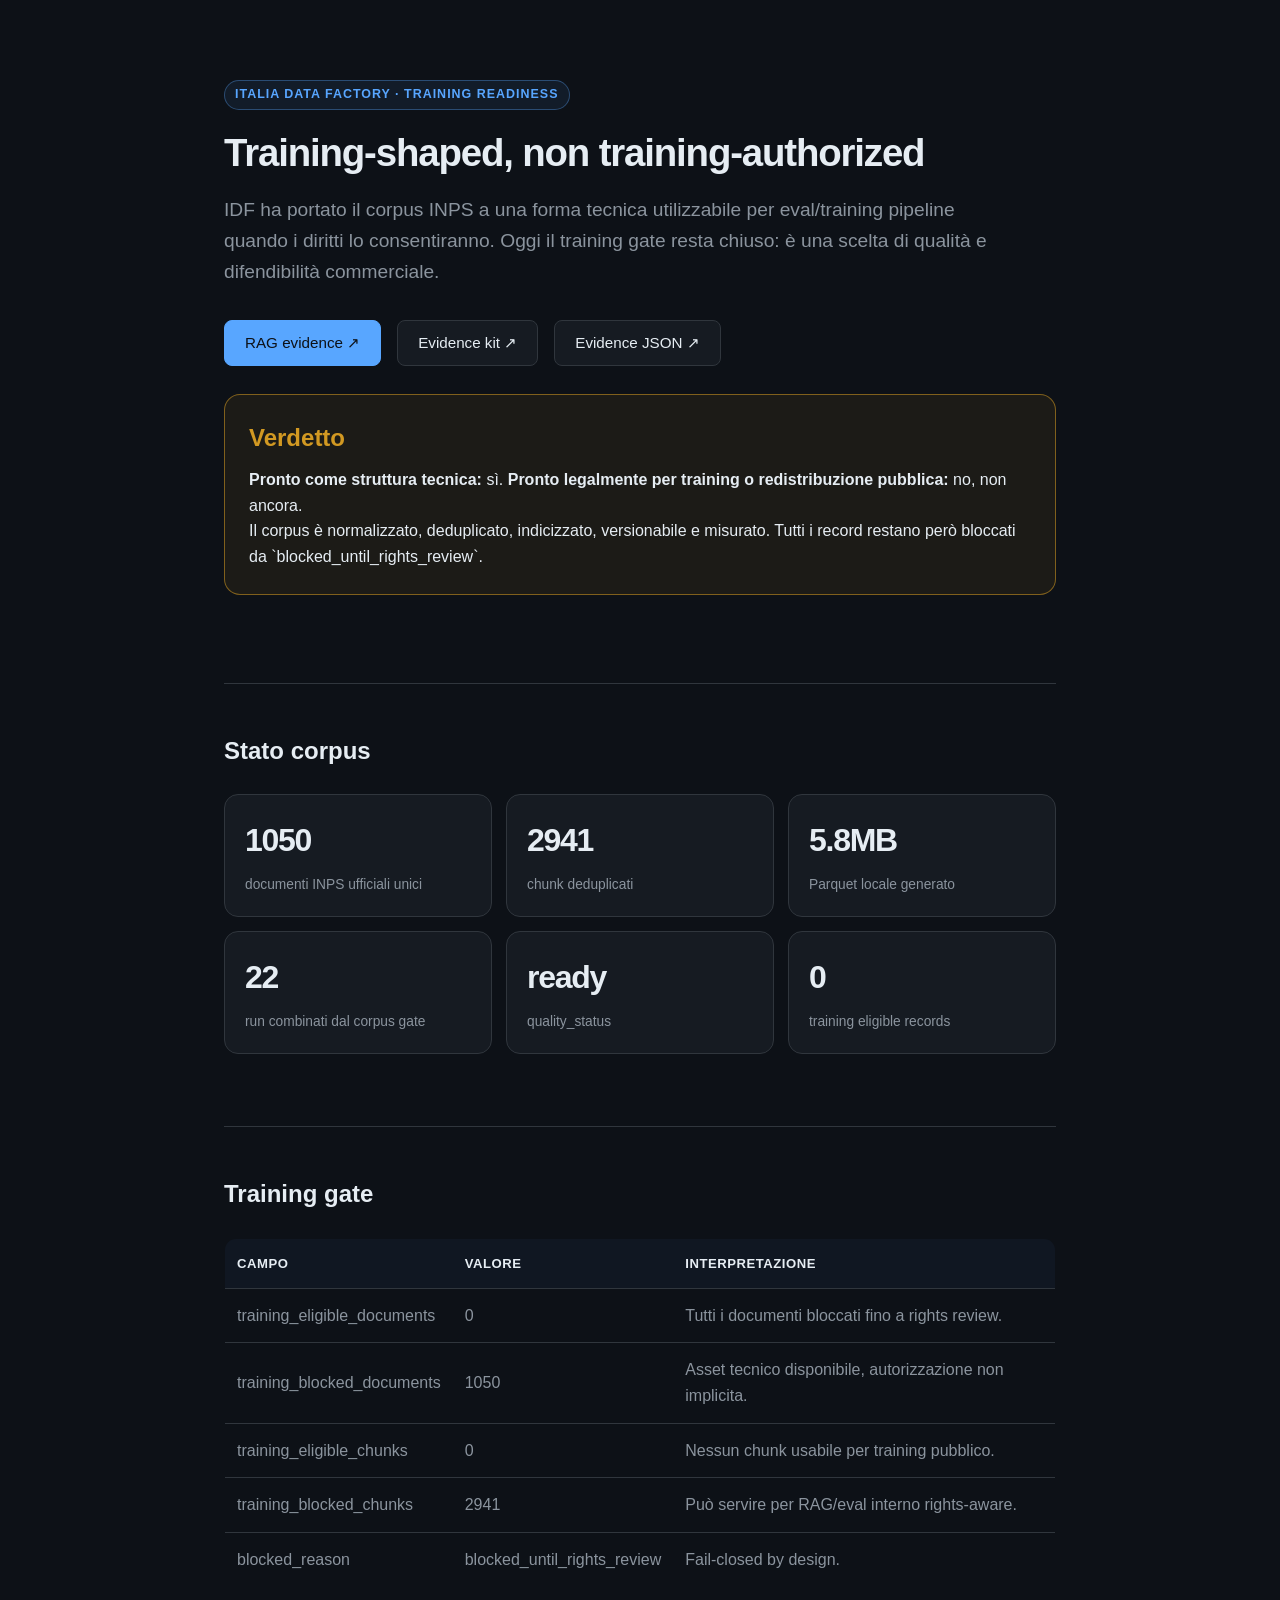
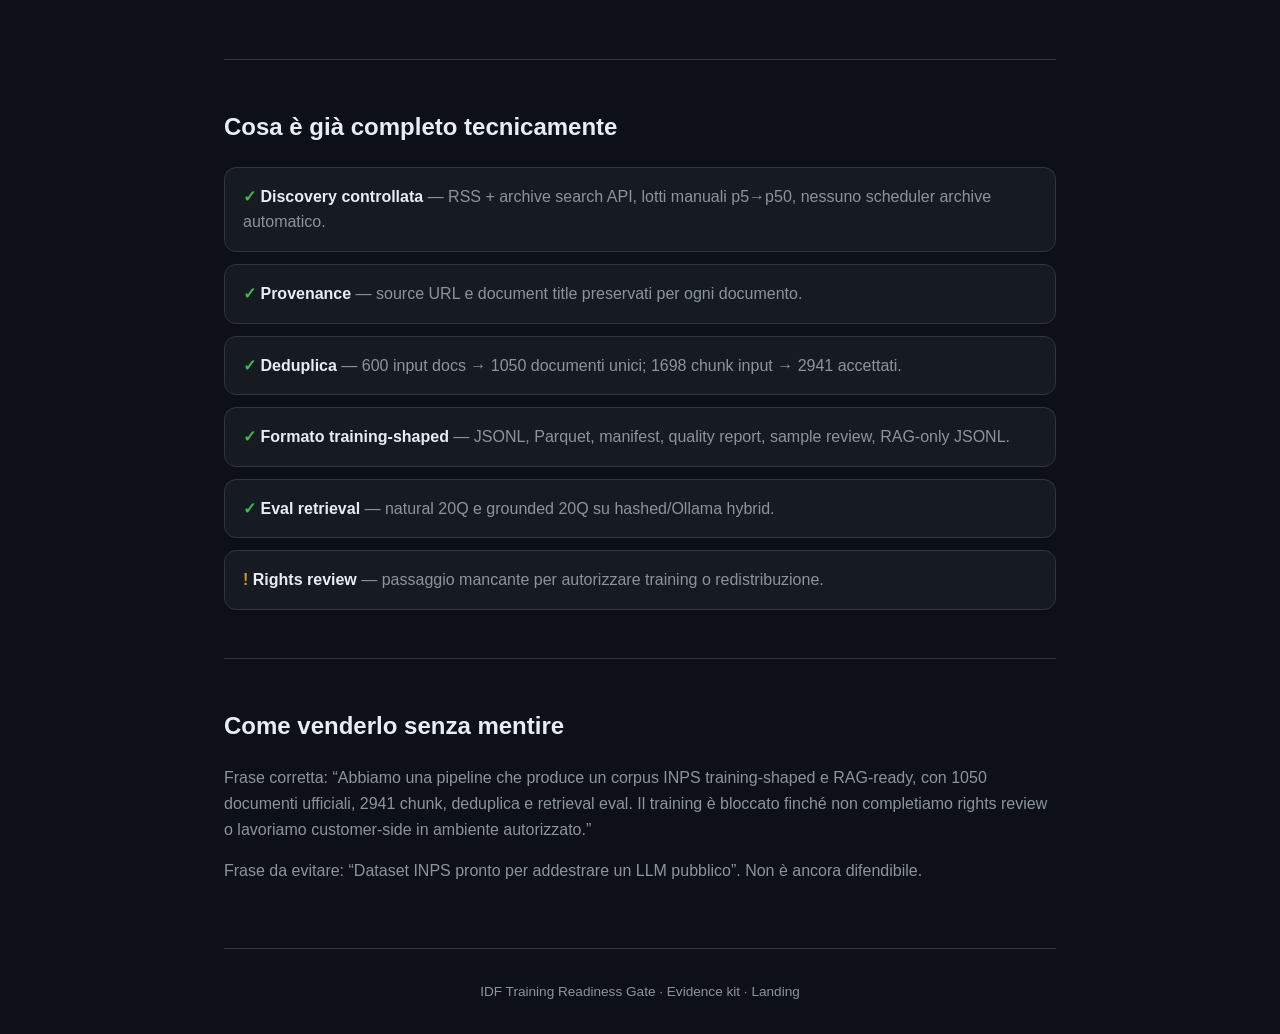
<file: training-readiness.html>
<!DOCTYPE html>
<html lang="it">
<head>
  <meta charset="UTF-8">
  <meta name="viewport" content="width=device-width, initial-scale=1.0">
  <title>IDF — Training Readiness Gate</title>
  <meta name="description" content="Training-readiness gate IDF: corpus INPS technicalmente training-shaped, ma training e redistribuzione bloccati fino a rights review.">
  <link rel="icon" href="logo.png">
  <link rel="stylesheet" href="assets/style.css">
  <style>
    .hero { text-align: left; }
    .hero img { display: none; }
    .hero .tagline { margin-left: 0; max-width: 780px; }
    .hero .links { justify-content: flex-start; }
    .eyebrow { color: var(--accent); font-weight: 760; letter-spacing: .08em; text-transform: uppercase; font-size: .78rem; margin-bottom: 12px; }
    .verdict { border: 1px solid rgba(210,153,34,.55); background: rgba(210,153,34,.08); border-radius: 16px; padding: 24px; margin: 28px 0; }
    .verdict h2 { color: var(--orange); margin-bottom: 10px; }
    .verdict p { color: var(--text); }
    .matrix { display: grid; grid-template-columns: repeat(3, 1fr); gap: 14px; margin: 24px 0; }
    .tile { background: var(--surface); border: 1px solid var(--border); border-radius: 14px; padding: 20px; }
    .tile .value { font-size: 2rem; font-weight: 780; color: var(--text); letter-spacing: -.04em; }
    .tile .label { color: var(--text-muted); font-size: .86rem; margin-top: 8px; }
    .checklist { display: grid; gap: 12px; }
    .check { background: var(--surface); border: 1px solid var(--border); border-radius: 12px; padding: 16px 18px; color: var(--text-muted); }
    .check strong { color: var(--text); }
    .ok { color: var(--green); font-weight: 750; }
    .block { color: var(--orange); font-weight: 750; }
    table { width: 100%; border-collapse: collapse; border: 1px solid var(--border); border-radius: 12px; overflow: hidden; margin: 24px 0; }
    th, td { padding: 14px 12px; border-bottom: 1px solid var(--border); text-align: left; color: var(--text-muted); }
    th { color: var(--text); background: #101722; font-size: .82rem; text-transform: uppercase; letter-spacing: .04em; }
    tr:last-child td { border-bottom: 0; }
    @media (max-width: 760px) { .matrix { grid-template-columns: 1fr; } }
  </style>
</head>
<body>
<div class="container">
  <header class="hero">
    <p class="eyebrow">Italia Data Factory · training readiness</p>
    <h1>Training-shaped, non training-authorized</h1>
    <p class="tagline">IDF ha portato il corpus INPS a una forma tecnica utilizzabile per eval/training pipeline quando i diritti lo consentiranno. Oggi il training gate resta chiuso: è una scelta di qualità e difendibilità commerciale.</p>
    <div class="links">
      <a class="btn btn-primary" href="inps-corpus-retrieval-evidence.html">RAG evidence ↗</a>
      <a class="btn" href="evidence-kit.html">Evidence kit ↗</a>
      <a class="btn" href="inps-corpus-retrieval-evidence.json">Evidence JSON ↗</a>
    </div>
    <div class="verdict">
      <h2>Verdetto</h2>
      <p><strong>Pronto come struttura tecnica:</strong> sì. <strong>Pronto legalmente per training o redistribuzione pubblica:</strong> no, non ancora.</p>
      <p>Il corpus è normalizzato, deduplicato, indicizzato, versionabile e misurato. Tutti i record restano però bloccati da `blocked_until_rights_review`.</p>
    </div>
  </header>

  <main>
    <section>
      <h2>Stato corpus</h2>
      <div class="matrix">
        <div class="tile"><div class="value">1050</div><div class="label">documenti INPS ufficiali unici</div></div>
        <div class="tile"><div class="value">2941</div><div class="label">chunk deduplicati</div></div>
        <div class="tile"><div class="value">5.8MB</div><div class="label">Parquet locale generato</div></div>
        <div class="tile"><div class="value">22</div><div class="label">run combinati dal corpus gate</div></div>
        <div class="tile"><div class="value">ready</div><div class="label">quality_status</div></div>
        <div class="tile"><div class="value">0</div><div class="label">training eligible records</div></div>
      </div>
    </section>

    <section>
      <h2>Training gate</h2>
      <table>
        <thead><tr><th>Campo</th><th>Valore</th><th>Interpretazione</th></tr></thead>
        <tbody>
          <tr><td>training_eligible_documents</td><td>0</td><td>Tutti i documenti bloccati fino a rights review.</td></tr>
          <tr><td>training_blocked_documents</td><td>1050</td><td>Asset tecnico disponibile, autorizzazione non implicita.</td></tr>
          <tr><td>training_eligible_chunks</td><td>0</td><td>Nessun chunk usabile per training pubblico.</td></tr>
          <tr><td>training_blocked_chunks</td><td>2941</td><td>Può servire per RAG/eval interno rights-aware.</td></tr>
          <tr><td>blocked_reason</td><td>blocked_until_rights_review</td><td>Fail-closed by design.</td></tr>
        </tbody>
      </table>
    </section>

    <section>
      <h2>Cosa è già completo tecnicamente</h2>
      <div class="checklist">
        <div class="check"><span class="ok">✓</span> <strong>Discovery controllata</strong> — RSS + archive search API, lotti manuali p5→p50, nessuno scheduler archive automatico.</div>
        <div class="check"><span class="ok">✓</span> <strong>Provenance</strong> — source URL e document title preservati per ogni documento.</div>
        <div class="check"><span class="ok">✓</span> <strong>Deduplica</strong> — 600 input docs → 1050 documenti unici; 1698 chunk input → 2941 accettati.</div>
        <div class="check"><span class="ok">✓</span> <strong>Formato training-shaped</strong> — JSONL, Parquet, manifest, quality report, sample review, RAG-only JSONL.</div>
        <div class="check"><span class="ok">✓</span> <strong>Eval retrieval</strong> — natural 20Q e grounded 20Q su hashed/Ollama hybrid.</div>
        <div class="check"><span class="block">!</span> <strong>Rights review</strong> — passaggio mancante per autorizzare training o redistribuzione.</div>
      </div>
    </section>

    <section>
      <h2>Come venderlo senza mentire</h2>
      <p>Frase corretta: “Abbiamo una pipeline che produce un corpus INPS training-shaped e RAG-ready, con 1050 documenti ufficiali, 2941 chunk, deduplica e retrieval eval. Il training è bloccato finché non completiamo rights review o lavoriamo customer-side in ambiente autorizzato.”</p>
      <p>Frase da evitare: “Dataset INPS pronto per addestrare un LLM pubblico”. Non è ancora difendibile.</p>
    </section>
  </main>

  <footer>
    <p>IDF Training Readiness Gate · <a href="evidence-kit.html">Evidence kit</a> · <a href="index.html">Landing</a></p>
  </footer>
</div>
</body>
</html>
</file>
<file: assets/style.css>
:root {
  --bg: #0d1117;
  --surface: #161b22;
  --border: #30363d;
  --text: #e6edf3;
  --text-muted: #8b949e;
  --accent: #58a6ff;
  --accent-hover: #79c0ff;
  --green: #3fb950;
  --orange: #d29922;
  --radius: 8px;
  --max-width: 880px;
}

* { margin: 0; padding: 0; box-sizing: border-box; }

body {
  font-family: -apple-system, BlinkMacSystemFont, 'Segoe UI', Helvetica, Arial, sans-serif;
  background: var(--bg);
  color: var(--text);
  line-height: 1.6;
  -webkit-font-smoothing: antialiased;
}

.container {
  max-width: var(--max-width);
  margin: 0 auto;
  padding: 0 24px;
}

/* Hero */
.hero {
  padding: 80px 0 60px;
  text-align: center;
}

.hero img {
  width: 96px;
  height: 96px;
  border-radius: 50%;
  border: 2px solid var(--border);
  margin-bottom: 24px;
}

.hero h1 {
  font-size: 2.4rem;
  font-weight: 700;
  letter-spacing: -0.03em;
  margin-bottom: 12px;
}

.eyebrow {
  display: inline-block;
  margin-bottom: 12px;
  padding: 4px 10px;
  border: 1px solid rgba(88, 166, 255, 0.35);
  border-radius: 999px;
  color: var(--accent);
  background: rgba(88, 166, 255, 0.08);
  font-size: 0.78rem;
  font-weight: 700;
  letter-spacing: 0.08em;
  text-transform: uppercase;
}

.hero .tagline {
  font-size: 1.2rem;
  color: var(--text-muted);
  max-width: 620px;
  margin: 0 auto 32px;
}

.hero .links {
  display: flex;
  gap: 16px;
  justify-content: center;
  flex-wrap: wrap;
}

.btn {
  display: inline-flex;
  align-items: center;
  gap: 8px;
  padding: 10px 20px;
  border-radius: var(--radius);
  border: 1px solid var(--border);
  background: var(--surface);
  color: var(--text);
  text-decoration: none;
  font-size: 0.95rem;
  font-weight: 500;
  transition: border-color 0.2s, color 0.2s;
}

.btn:hover {
  border-color: var(--accent);
  color: var(--accent);
}

.btn-primary {
  background: var(--accent);
  color: #0d1117;
  border-color: var(--accent);
}

.btn-primary:hover {
  background: var(--accent-hover);
  color: #0d1117;
  border-color: var(--accent-hover);
}

/* Sections */
section {
  padding: 48px 0;
  border-top: 1px solid var(--border);
}

section h2 {
  font-size: 1.5rem;
  font-weight: 600;
  margin-bottom: 20px;
}

section p {
  color: var(--text-muted);
  margin-bottom: 16px;
}

/* Problem */
.problem {
  background: var(--surface);
  border-radius: var(--radius);
  padding: 24px;
  margin-bottom: 16px;
}

.problem p {
  color: var(--text);
  margin-bottom: 0;
}

/* Numbers */
.metrics {
  display: grid;
  grid-template-columns: repeat(auto-fit, minmax(140px, 1fr));
  gap: 16px;
  margin: 24px 0;
}

.metric {
  background: var(--surface);
  border: 1px solid var(--border);
  border-radius: var(--radius);
  padding: 20px;
  text-align: center;
}

.metric .value {
  font-size: 1.8rem;
  font-weight: 700;
  color: var(--accent);
}

.metric .label {
  font-size: 0.85rem;
  color: var(--text-muted);
  margin-top: 4px;
}

/* Feature list */
.features {
  list-style: none;
  display: grid;
  gap: 12px;
}

.features li {
  background: var(--surface);
  border: 1px solid var(--border);
  border-radius: var(--radius);
  padding: 16px 20px;
  display: flex;
  align-items: flex-start;
  gap: 12px;
}

.features li::before {
  content: "\2713";
  color: var(--green);
  font-weight: 700;
  flex-shrink: 0;
}

/* Living source cards */
.source-grid {
  display: grid;
  grid-template-columns: repeat(auto-fit, minmax(260px, 1fr));
  gap: 16px;
  margin: 24px 0;
}

.source-card {
  position: relative;
  background: linear-gradient(180deg, rgba(88, 166, 255, 0.08), rgba(22, 27, 34, 0.95));
  border: 1px solid var(--border);
  border-radius: var(--radius);
  padding: 22px;
}

.source-card.ready {
  border-color: rgba(63, 185, 80, 0.45);
}

.source-card h3 {
  font-size: 1.05rem;
  margin: 8px 0 10px;
}

.source-card p {
  margin-bottom: 12px;
}

.source-card ul {
  margin-left: 18px;
  color: var(--text-muted);
  font-size: 0.9rem;
}

.source-card a {
  color: var(--accent);
  text-decoration: none;
}

.source-card a:hover {
  color: var(--accent-hover);
  text-decoration: underline;
}

.source-card .status {
  display: inline-block;
  padding: 3px 8px;
  border-radius: 999px;
  background: rgba(63, 185, 80, 0.13);
  color: var(--green);
  font-size: 0.72rem;
  font-weight: 700;
  text-transform: uppercase;
  letter-spacing: 0.06em;
}

.run-proof {
  background: var(--surface);
  border: 1px solid rgba(88, 166, 255, 0.35);
  border-radius: var(--radius);
  padding: 18px 20px;
  color: var(--text-muted);
}

.run-proof strong {
  color: var(--text);
}

/* Code block */
pre {
  background: var(--surface);
  border: 1px solid var(--border);
  border-radius: var(--radius);
  padding: 16px;
  overflow-x: auto;
  font-size: 0.85rem;
  margin: 16px 0;
}

code {
  font-family: 'SF Mono', 'Fira Code', 'Fira Mono', Menlo, Consolas, monospace;
  color: var(--text);
}

pre code { color: var(--text-muted); }

/* Targets */
.targets {
  display: grid;
  grid-template-columns: repeat(auto-fit, minmax(200px, 1fr));
  gap: 12px;
}

.target-card {
  background: var(--surface);
  border: 1px solid var(--border);
  border-radius: var(--radius);
  padding: 16px;
  font-size: 0.9rem;
  color: var(--text-muted);
}

.target-card strong {
  color: var(--text);
  display: block;
  margin-bottom: 4px;
}

/* Contact */
.contact {
  text-align: center;
  padding: 60px 0;
}

.contact .message {
  font-size: 1.1rem;
  color: var(--text);
  max-width: 580px;
  margin: 0 auto 24px;
  line-height: 1.7;
}

footer {
  border-top: 1px solid var(--border);
  padding: 32px 0;
  text-align: center;
  color: var(--text-muted);
  font-size: 0.85rem;
}

footer a {
  color: var(--text-muted);
  text-decoration: none;
}

footer a:hover { color: var(--accent); }

@media (max-width: 640px) {
  .hero h1 { font-size: 1.8rem; }
  .hero .tagline { font-size: 1rem; }
  .metrics { grid-template-columns: repeat(2, 1fr); }
}
</file>
